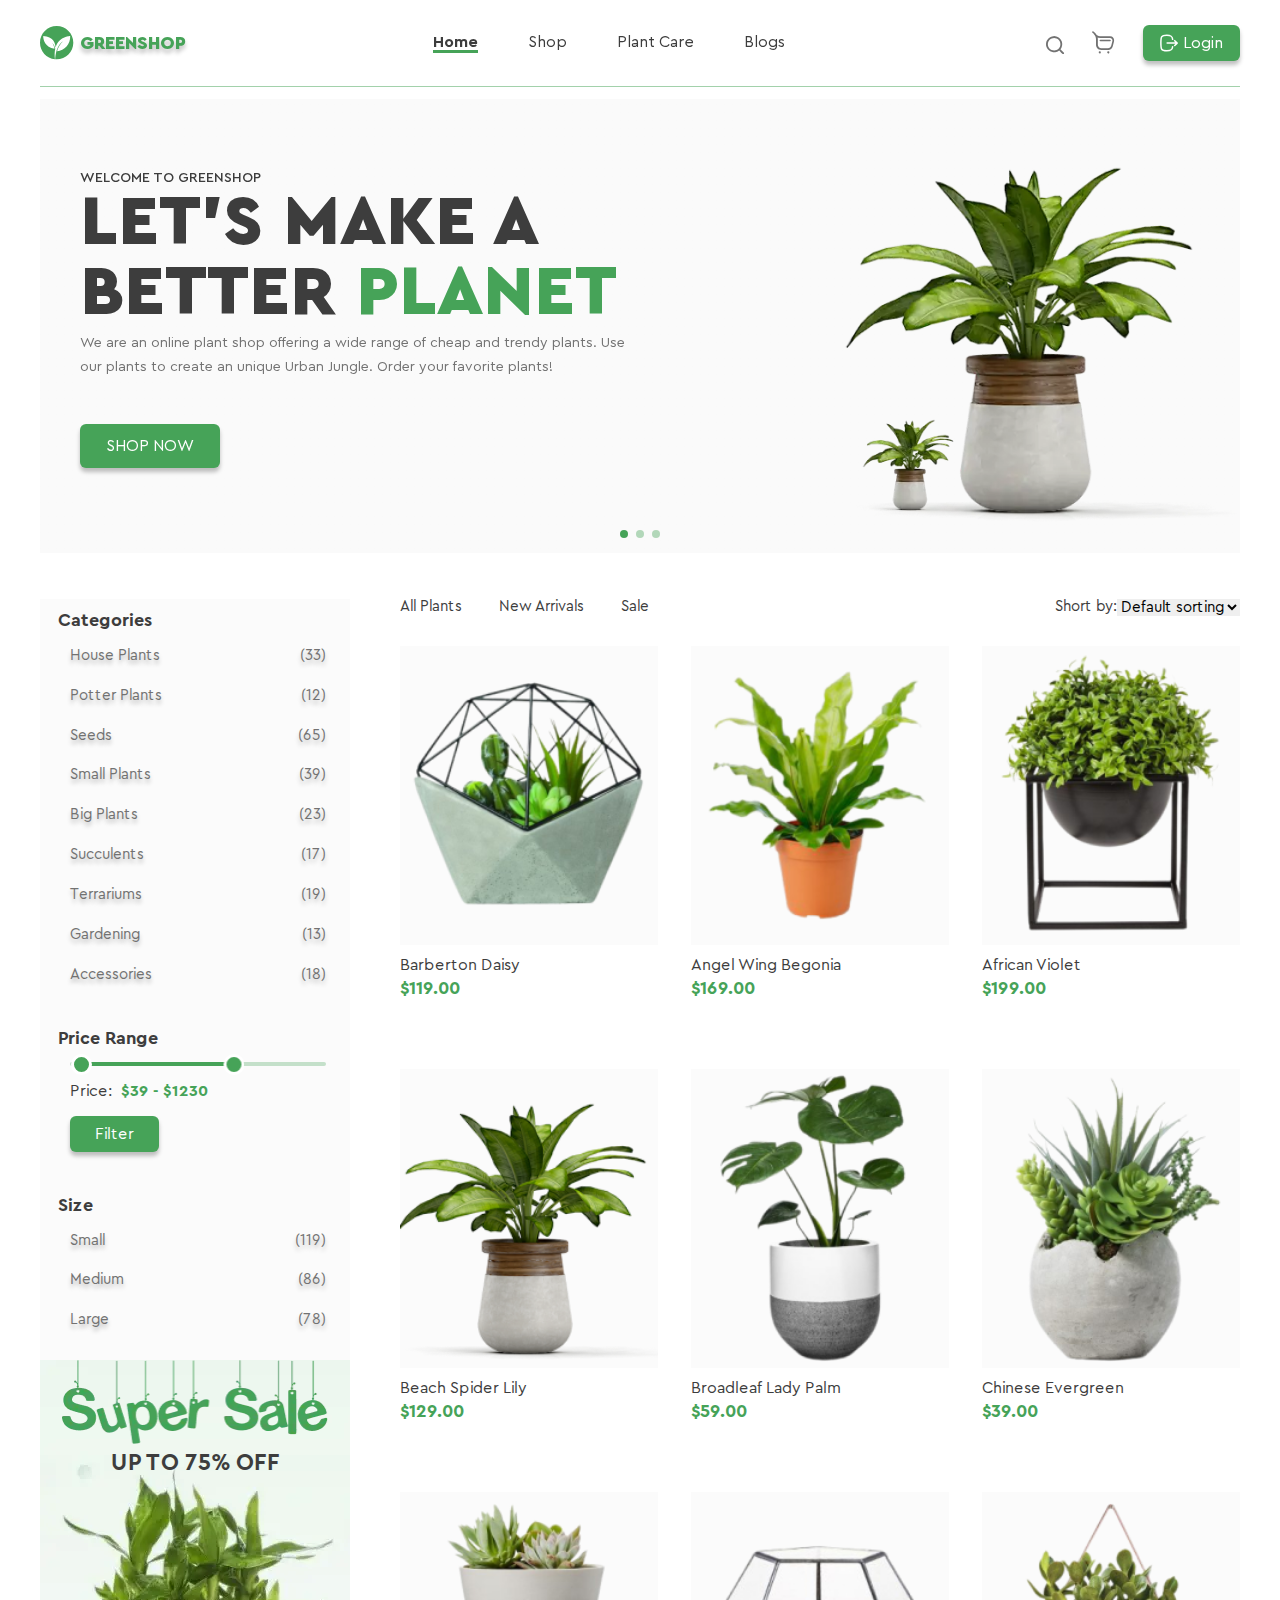
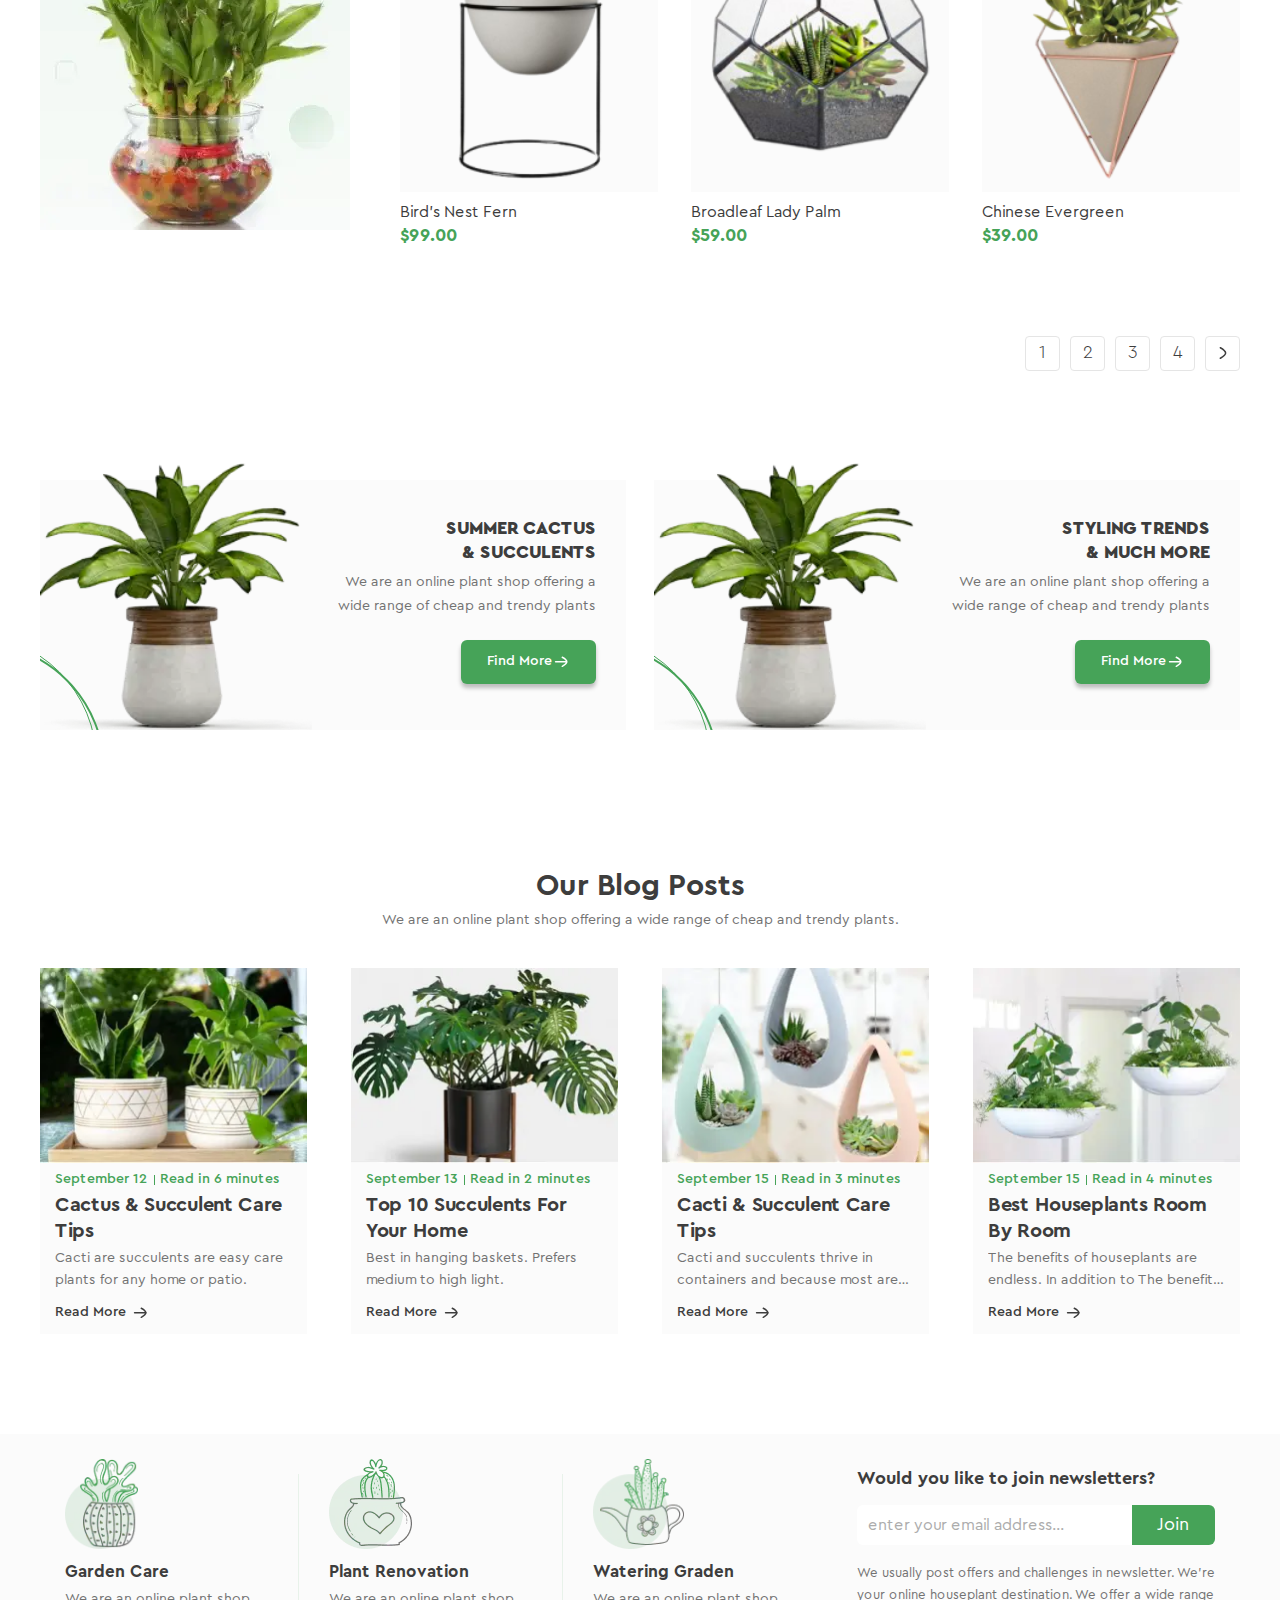
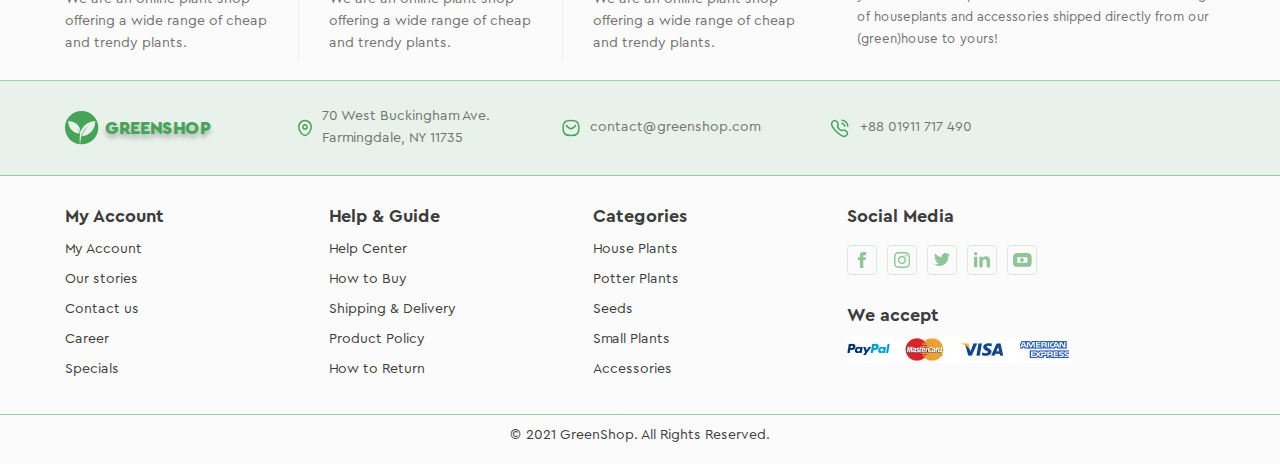
<file: index.html>
<!DOCTYPE html><html lang="en"><head>	<meta charset="UTF-8">	<meta http-equiv="X-UA-Compatible" content="IE=edge">	<meta name="viewport" content="width=device-width, initial-scale=1.0">	<link rel="stylesheet" href="css/main.min.css" />	<title>GREENSHOP</title></head><body>	<div class="wrapper">		<!-- Header -->		<header class="header">			<div class="header__wrapper">				<div class="header__container _container">					<div class="header__body">						<!-- Logo -->						<a class="header__logo logo" href="#">							<div class="logo__img-box">								<picture><source srcset="images/icons/logo.svg" type="image/webp"><img class="logo__img" src="images/icons/logo.svg" alt="logo"></picture>							</div>							<div class="logo__title">GREENSHOP</div>						</a>						<!-- Menu -->						<nav class="header__menu menu">							<ul class="menu__list">								<li class="menu__list-item">									<span class="menu__list-link _active">Home</span>								</li>								<li class="menu__list-item">									<a class="menu__list-link _hover" href="product.html">Shop</a>								</li>								<li class="menu__list-item">									<a class="menu__list-link _hover" href="#">Plant Care</a>								</li>								<li class="menu__list-item">									<a class="menu__list-link _hover" href="#">Blogs</a>								</li>							</ul>						</nav>						<!-- Search Form -->						<form class="header__search-form search-form" action="#">							<input class="search-form__input" type="text" placeholder="Find your plants">							<button class="search-form__btn">								<picture><source srcset="images/icons/search-form.svg" type="image/webp"><img class="search-form__btn-img" src="images/icons/search-form.svg" alt="search"></picture>							</button>						</form>						<!-- Search/Cart/Login Btns -->						<div class="header__box">							<div class="header__search search-header">								<a class="search-header__icon _icon-search" href="#"></a>							</div>							<div class="header__cart cart-header">								<a class="cart-header__icon _icon-cart" href="#"></a>							</div>							<a class="header__login" href="#">								<div class="header__login-inner login _btn-more">									<picture><source srcset="images/icons/login.svg" type="image/webp"><img class="login__img" src="images/icons/login.svg" alt="login"></picture>									<span class="login__title">Login</span>								</div>							</a>						</div>						<!-- Icon Menu -->						<div class="header__menu-icon menu-icon">							<span></span>							<span></span>							<span></span>						</div>						<!-- Logins Box -->						<div class="header__login-forms login-box">							<div class="login-box__inner">								<span class="login-box__close">									<picture><source srcset="images/icons/close.svg" type="image/webp"><img class="login-box__close-img" src="images/icons/close.svg" alt="close"></picture>								</span>								<!-- Logo -->								<div class="form-login__logo logo">									<div class="logo__img-box">										<picture><source srcset="images/icons/logo.svg" type="image/webp"><img class="logo__img" src="images/icons/logo.svg" alt="logo"></picture>									</div>									<div class="logo__title">GREENSHOP</div>								</div>								<nav class="login-box__tabs tabs-login">									<ul class="tabs-login__list">										<li class="tabs-login__list-item">											<a class="tabs-login__list-link _active" href="#form-login">Login</a>										</li>										<li class="tabs-login__list-item">											<a class="tabs-login__list-link" href="#form-register">Register</a>										</li>									</ul>								</nav>								<div class="login-box__login-forms">									<!-- ================================== Form Login ======================================== -->									<form class="login-box__login-form form-login" id="form-login" action="#">										<span class="form-login__text">Enter your username and password to login</span>										<span class="form-login__subtext">Login</span>										<!-- Email -->										<div class="form-login__input-box">											<input class="form-login__input" type="email" placeholder="almamun_uxui@outlook.com">										</div>										<!-- Pass -->										<div class="form-login__input-box">											<input class="form-login__input form-login__input--pass" type="password" placeholder="Password">											<button class="form-login__btn-eye">												<picture><source srcset="images/icons/close-eye.svg" type="image/webp"><img class="form-login__input-img" src="images/icons/close-eye.svg" alt="close"></picture>											</button>										</div>										<!-- Btn Forgot Pass -->										<a class="form-login__remember" href="#">Forgot Password?</a>										<!-- Btn Login -->										<button class="form-login__btn-submit">Login</button>										<!-- Decor -->										<div class="form-login__dscr">											<span class="form-login__dscr-decor"></span>											<span class="form-login__dscr-text">Or login with</span>											<span class="form-login__dscr-decor"></span>										</div>										<!-- Google Login -->										<a class="form-login__social form-login__social--google" href="#">											<div class="form-login__social-box form-login__social-box--google">												<svg class="form-login__social-img" width="20" height="20" viewBox="0 0 20 20" fill="none" xmlns="http://www.w3.org/2000/svg">													<path class="form-login__img-path" d="M16.4336 17.6055C14.6992 19.0703 12.4493 20 10 20C6.35547 20 3.15621 17.9922 1.42188 15.0625L2.07117 12.0695L4.94922 11.5352C5.61719 13.6914 7.63278 15.2734 10 15.2734C11.1484 15.2734 12.2148 14.9102 13.0938 14.2656L15.8594 14.6875L16.4336 17.6055Z" fill="#59C36A"/>													<path class="form-login__img-path" d="M16.4336 17.6055L15.8594 14.6875L13.0937 14.2656C12.2148 14.9102 11.1484 15.2734 10 15.2734V20C12.4493 20 14.6992 19.0703 16.4336 17.6055Z" fill="#00A66C"/>													<path class="form-login__img-path" d="M4.72656 10C4.72656 10.539 4.8086 11.0546 4.94922 11.5352L1.42188 15.0625C0.542969 13.5859 0 11.8515 0 10C0 8.1484 0.542969 6.41406 1.42188 4.9375L4.25285 5.42473L4.94922 8.46484C4.8086 8.94527 4.72656 9.4609 4.72656 10Z" fill="#FFDA2D"/>													<path class="form-login__img-path" d="M20 10C20 13.0468 18.5899 15.7773 16.4336 17.6055L13.0938 14.2656C13.7734 13.7734 14.3477 13.1171 14.7227 12.3437H10C9.67184 12.3437 9.41406 12.0859 9.41406 11.7578V8.24219C9.41406 7.91402 9.67184 7.65625 10 7.65625H19.25C19.5312 7.65625 19.7773 7.85543 19.8242 8.13668C19.9414 8.74609 20 9.37887 20 10Z" fill="#4086F4"/>													<path class="form-login__img-path" d="M14.7227 12.3437C14.3477 13.1171 13.7734 13.7734 13.0938 14.2656L16.4336 17.6055C18.5899 15.7773 20 13.0469 20 10C20 9.37887 19.9414 8.74609 19.8242 8.13668C19.7773 7.85543 19.5312 7.65625 19.25 7.65625H10V12.3437H14.7227Z" fill="#4175DF"/>													<path class="form-login__img-path" d="M16.5977 2.79293C16.6094 2.95699 16.5391 3.10937 16.4336 3.22652L13.9258 5.72262C13.7266 5.93355 13.3985 5.95699 13.1641 5.78121C12.2382 5.08984 11.1484 4.72656 10 4.72656C7.63278 4.72656 5.61719 6.30855 4.94922 8.46484L1.42188 4.9375C3.15621 2.00781 6.35547 0 10 0C12.332 0 14.6055 0.859375 16.3867 2.35934C16.5156 2.46484 16.5859 2.62887 16.5977 2.79293Z" fill="#FF641A"/>													<path class="form-login__img-path" d="M13.1641 5.78121C13.3984 5.95703 13.7265 5.93355 13.9257 5.72262L16.4336 3.22652C16.5391 3.10938 16.6094 2.95703 16.5976 2.79293C16.5859 2.62883 16.5156 2.46484 16.3867 2.35934C14.6055 0.859375 12.332 0 10 0V4.72656C11.1484 4.72656 12.2382 5.08984 13.1641 5.78121Z" fill="#F03800"/>													</svg>											</div>											<span class="form-login__social-text">Login with Google</span>										</a>										<!-- Facebook Login -->										<a class="form-login__social form-login__social--facebook" href="#">											<div class="form-login__social-box form-login__social-box--facebook">												<svg class="form-login__social-img" width="11" height="20" viewBox="0 0 11 20" fill="none" xmlns="http://www.w3.org/2000/svg">													<path class="form-login__img-path" d="M8.33076 3.32083H10.1566V0.140826C9.84159 0.0974924 8.75826 -7.62939e-06 7.4966 -7.62939e-06C1.71993 -7.62939e-06 3.2916 6.54166 3.0616 7.49999H0.155762V11.055H3.06076V20H6.62243V11.0558H9.40993L9.85243 7.50083H6.6216C6.77826 5.14749 5.98743 3.32083 8.33076 3.32083Z" fill="#3B5999"/>													</svg>											</div>											<span class="form-login__social-text">Login with Facebook</span>										</a>										<div class="form-login__footer">											Do not have an account? <a class="form-login__footer-link tabs-login__list-link" href="#form-register">Sign Up</a>										</div>									</form>									<!-- ================================== Form Register ======================================== -->									<form class="login-box__login-form form-login" id="form-register" action="#">										<span class="form-login__text">Enter your username and password to create</span>										<span class="form-login__subtext">Create an account</span>										<!-- Username -->										<div class="form-login__input-box">											<input class="form-login__input" type="text" placeholder="Username">										</div>										<!-- Email -->										<div class="form-login__input-box">											<input class="form-login__input" type="email" placeholder="Enter your email address">										</div>										<!-- Pass -->										<div class="form-login__input-box">											<input class="form-login__input form-login__input--pass" type="password" placeholder="Password">											<button class="form-login__btn-eye">												<picture><source srcset="images/icons/close-eye.svg" type="image/webp"><img class="form-login__input-img" src="images/icons/close-eye.svg" alt="close"></picture>											</button>										</div>										<!-- Confirm Pass -->										<div class="form-login__input-box">											<input class="form-login__input form-login__input--pass" type="password" placeholder="Confirm Password">											<button class="form-login__btn-eye">												<picture><source srcset="images/icons/close-eye.svg" type="image/webp"><img class="form-login__input-img" src="images/icons/close-eye.svg" alt="close"></picture>											</button>										</div>										<!-- Btn Login -->										<button class="form-login__btn-submit">Create an account</button>										<!-- Decor -->										<div class="form-login__dscr">											<span class="form-login__dscr-decor"></span>											<span class="form-login__dscr-text">Or register with</span>											<span class="form-login__dscr-decor"></span>										</div>										<!-- Google Login -->										<a class="form-login__social form-login__social--google" href="#">											<div class="form-login__social-box form-login__social-box--google">												<svg class="form-login__social-img" width="20" height="20" viewBox="0 0 20 20" fill="none" xmlns="http://www.w3.org/2000/svg">													<path class="form-login__img-path" d="M16.4336 17.6055C14.6992 19.0703 12.4493 20 10 20C6.35547 20 3.15621 17.9922 1.42188 15.0625L2.07117 12.0695L4.94922 11.5352C5.61719 13.6914 7.63278 15.2734 10 15.2734C11.1484 15.2734 12.2148 14.9102 13.0938 14.2656L15.8594 14.6875L16.4336 17.6055Z" fill="#59C36A"/>													<path class="form-login__img-path" d="M16.4336 17.6055L15.8594 14.6875L13.0937 14.2656C12.2148 14.9102 11.1484 15.2734 10 15.2734V20C12.4493 20 14.6992 19.0703 16.4336 17.6055Z" fill="#00A66C"/>													<path class="form-login__img-path" d="M4.72656 10C4.72656 10.539 4.8086 11.0546 4.94922 11.5352L1.42188 15.0625C0.542969 13.5859 0 11.8515 0 10C0 8.1484 0.542969 6.41406 1.42188 4.9375L4.25285 5.42473L4.94922 8.46484C4.8086 8.94527 4.72656 9.4609 4.72656 10Z" fill="#FFDA2D"/>													<path class="form-login__img-path" d="M20 10C20 13.0468 18.5899 15.7773 16.4336 17.6055L13.0938 14.2656C13.7734 13.7734 14.3477 13.1171 14.7227 12.3437H10C9.67184 12.3437 9.41406 12.0859 9.41406 11.7578V8.24219C9.41406 7.91402 9.67184 7.65625 10 7.65625H19.25C19.5312 7.65625 19.7773 7.85543 19.8242 8.13668C19.9414 8.74609 20 9.37887 20 10Z" fill="#4086F4"/>													<path class="form-login__img-path" d="M14.7227 12.3437C14.3477 13.1171 13.7734 13.7734 13.0938 14.2656L16.4336 17.6055C18.5899 15.7773 20 13.0469 20 10C20 9.37887 19.9414 8.74609 19.8242 8.13668C19.7773 7.85543 19.5312 7.65625 19.25 7.65625H10V12.3437H14.7227Z" fill="#4175DF"/>													<path class="form-login__img-path" d="M16.5977 2.79293C16.6094 2.95699 16.5391 3.10937 16.4336 3.22652L13.9258 5.72262C13.7266 5.93355 13.3985 5.95699 13.1641 5.78121C12.2382 5.08984 11.1484 4.72656 10 4.72656C7.63278 4.72656 5.61719 6.30855 4.94922 8.46484L1.42188 4.9375C3.15621 2.00781 6.35547 0 10 0C12.332 0 14.6055 0.859375 16.3867 2.35934C16.5156 2.46484 16.5859 2.62887 16.5977 2.79293Z" fill="#FF641A"/>													<path class="form-login__img-path" d="M13.1641 5.78121C13.3984 5.95703 13.7265 5.93355 13.9257 5.72262L16.4336 3.22652C16.5391 3.10938 16.6094 2.95703 16.5976 2.79293C16.5859 2.62883 16.5156 2.46484 16.3867 2.35934C14.6055 0.859375 12.332 0 10 0V4.72656C11.1484 4.72656 12.2382 5.08984 13.1641 5.78121Z" fill="#F03800"/>													</svg>											</div>											<span class="form-login__social-text">Login with Google</span>										</a>										<!-- Facebook Login -->										<a class="form-login__social form-login__social--facebook" href="#">											<div class="form-login__social-box form-login__social-box--facebook">												<svg class="form-login__social-img" width="11" height="20" viewBox="0 0 11 20" fill="none" xmlns="http://www.w3.org/2000/svg">													<path class="form-login__img-path" d="M8.33076 3.32083H10.1566V0.140826C9.84159 0.0974924 8.75826 -7.62939e-06 7.4966 -7.62939e-06C1.71993 -7.62939e-06 3.2916 6.54166 3.0616 7.49999H0.155762V11.055H3.06076V20H6.62243V11.0558H9.40993L9.85243 7.50083H6.6216C6.77826 5.14749 5.98743 3.32083 8.33076 3.32083Z" fill="#3B5999"/>													</svg>											</div>											<span class="form-login__social-text">Login with Facebook</span>										</a>										<div class="form-login__footer">											Already have an account? <a class="form-login__footer-link tabs-login__list-link" href="#form-login">Login</a>										</div>									</form>								</div>							</div>						</div>						<!-- ============================  Cart Order =================================== -->						<div class="order-cart">							<div class="order-cart__inner">								<div class="order-cart__close">									<picture><source srcset="images/icons/close.svg" type="image/webp"><img class="order-cart__close-img" src="images/icons/close.svg" alt="close"></picture>								</div>								<div class="order-cart__header">									<div class="order-cart__icon">										<picture><source srcset="images/icons/thank.webp" type="image/webp"><img class="order-cart__icon-img" src="images/icons/thank.png" alt="thank"></picture>									</div>									<div class="order-cart__subtitle">										Your order has been received									</div>								</div>								<div class="order-cart__info info-order-cart">									<ul class="info-order-cart__list">										<li class="info-order-cart__list-item">											<span class="info-order-cart__list-title">Order Number</span>											<span class="info-order-cart__list-subtitle">19586687</span>										</li>										<li class="info-order-cart__list-item">											<span class="info-order-cart__list-title">Date</span>											<span class="info-order-cart__list-subtitle info-order-cart__list-date"></span>										</li>										<li class="info-order-cart__list-item">											<span class="info-order-cart__list-title">Total</span>											<span class="info-order-cart__list-subtitle">2,699.00</span>										</li>										<li class="info-order-cart__list-item">											<span class="info-order-cart__list-title">Payment Method</span>											<span class="info-order-cart__list-subtitle">Cash on delivery</span>										</li>									</ul>								</div>								<div class="order-cart__details details-order-cart">									<table class="details-order-cart__table table-order-cart">										<caption class="table-order-cart__caption">Order Details</caption>										<thead class="table-order-cart__head">											<tr class="table-order-cart__head-tr">												<th class="table-order-cart__th table-order-cart__th--products">Products</th>												<th class="table-order-cart__th table-order-cart__th--qty">Qty</th>												<th class="table-order-cart__th table-order-cart__th--subtotal">Subtotal</th>											</tr>										</thead>										<tbody class="table-order-cart__body">											<!-- Add Cart Table -->										</tbody>										<tfoot class="table-order-cart__results">											<tr class="table-order-cart__results-tr">												<td class="table-order-cart__result-td table-order-cart__result-td--title" colspan="2">Shipping</td>												<td class="table-order-cart__result-td table-order-cart__result-td--shipping-price">$16.00</td>											</tr>											<tr class="table-order-cart__results-tr">												<td class="table-order-cart__result-td table-order-cart__result-td--title table-order-cart__result-td--title-total" colspan="2">Total</td>												<td class="table-order-cart__result-td table-order-cart__result-td--total-price _title-price">0</td>											</tr>										</tfoot>									</table>								</div>								<div class="order-cart__footer">									Your order is currently being processed. You will receive an order confirmation email shortly with the expected delivery date for your items.								</div>								<div class="order-cart__btn-box">									<a class="order-cart__btn _btn-more" href="#">Track your order</a>								</div>							</div>						</div>					</div>				</div>			</div>		</header>		<!-- Main -->		<main class="main main-home">			<!-- Slider -->			<section class="main-home__slider slider-home">				<div class="slider-home__container _container">					<div class="slider-home__body">						<div class="slider-home__slider slider-intro">							<div class="slider-intro__swiper swiper">								<div class="slider-intro__wrapper swiper-wrapper">									<!-- Slide -->									<div class="slider-intro__slide slide-intro swiper-slide">										<div class="slide-intro__inner" data-swiper-parallax="-400" data-swiper-parallax-opacity="0">											<span class="slide-intro__subtitle">WELCOME TO GREENSHOP</span>											<h2 class="slide-intro__title">												LET’S MAKE A BETTER												<span class="slide-intro__title--green">PLANET</span>											</h2>											<p class="slide-intro__text" >												We are an online plant shop offering a wide range of cheap and trendy plants. Use our plants to create an unique Urban Jungle. Order your favorite plants!											</p>											<a class="slide-intro__btn _btn-more" href="#">SHOP NOW</a>										</div>										<div class="slide-intro__img-box">											<picture><source srcset="images/slider/bg-1.webp" type="image/webp"><img class="slide-intro__img" src="images/slider/bg-1.png" alt="image"></picture>										</div>									</div>									<!-- Slide -->									<div class="slider-intro__slide slide-intro swiper-slide">										<div class="slide-intro__inner" data-swiper-parallax="-400" data-swiper-parallax-opacity="0">											<span class="slide-intro__subtitle">WELCOME TO GREENSHOP</span>											<h2 class="slide-intro__title">												LET’S MAKE A BETTER												<span class="slide-intro__title--green">PLANET</span>											</h2>											<p class="slide-intro__text" >												We are an online plant shop offering a wide range of cheap and trendy plants. Use our plants to create an unique Urban Jungle. Order your favorite plants!											</p>											<a class="slide-intro__btn _btn-more" href="#">SHOP NOW</a>										</div>										<div class="slide-intro__img-box">											<picture><source srcset="images/slider/bg-1.webp" type="image/webp"><img class="slide-intro__img" src="images/slider/bg-1.png" alt="image"></picture>										</div>									</div>									<!-- Slide -->									<div class="slider-intro__slide slide-intro swiper-slide">										<div class="slide-intro__inner" data-swiper-parallax="-400" data-swiper-parallax-opacity="0">											<span class="slide-intro__subtitle">WELCOME TO GREENSHOP</span>											<h2 class="slide-intro__title">												LET’S MAKE A BETTER												<span class="slide-intro__title--green">PLANET</span>											</h2>											<p class="slide-intro__text" >												We are an online plant shop offering a wide range of cheap and trendy plants. Use our plants to create an unique Urban Jungle. Order your favorite plants!											</p>											<a class="slide-intro__btn _btn-more" href="#">SHOP NOW</a>										</div>										<div class="slide-intro__img-box">											<picture><source srcset="images/slider/bg-1.webp" type="image/webp"><img class="slide-intro__img" src="images/slider/bg-1.png" alt="image"></picture>										</div>									</div>								</div>								<!-- Pagination -->								<div class="slider-intro__pagination swiper-pagination"></div>							</div>						</div>					</div>				</div>			</section>			<!-- Sidebar + Content -->			<div class="main-home__container _container">				<div class="main-home__container-inner">					<!-- Aside -->					<aside class="main-home__aside aside">						<div class="aside__inner" data-spoilers="768,max">							<!-- Categories -->							<div class="aside__content aside__content--categories">								<h3 class="aside__title aside__title--categories _title-footer" data-spoiler>Categories</h3>								<nav class="aside__menu menu-aside">									<ul class="menu-aside__list">										<li class="menu-aside__list-item">											<a class="menu-aside__list-link" href="#">												<span class="menu-aside__list-title">House Plants</span>												<span class="menu-aside__list-value">(33)</span>											</a>										</li>										<li class="menu-aside__list-item">											<a class="menu-aside__list-link" href="#">												<span class="menu-aside__list-title">Potter Plants</span>												<span class="menu-aside__list-value">(12)</span>											</a>										</li>										<li class="menu-aside__list-item">											<a class="menu-aside__list-link" href="#">												<span class="menu-aside__list-title">Seeds</span>												<span class="menu-aside__list-value">(65)</span>											</a>										</li>										<li class="menu-aside__list-item">											<a class="menu-aside__list-link" href="#">												<span class="menu-aside__list-title">Small Plants</span>												<span class="menu-aside__list-value">(39)</span>											</a>										</li>										<li class="menu-aside__list-item">											<a class="menu-aside__list-link" href="#">												<span class="menu-aside__list-title">Big Plants</span>												<span class="menu-aside__list-value">(23)</span>											</a>										</li>										<li class="menu-aside__list-item">											<a class="menu-aside__list-link" href="#">												<span class="menu-aside__list-title">Succulents</span>												<span class="menu-aside__list-value">(17)</span>											</a>										</li>										<li class="menu-aside__list-item">											<a class="menu-aside__list-link" href="#">												<span class="menu-aside__list-title">Terrariums</span>												<span class="menu-aside__list-value">(19)</span>											</a>										</li>										<li class="menu-aside__list-item">											<a class="menu-aside__list-link" href="#">												<span class="menu-aside__list-title">Gardening</span>												<span class="menu-aside__list-value">(13)</span>											</a>										</li>										<li class="menu-aside__list-item">											<a class="menu-aside__list-link" href="#">												<span class="menu-aside__list-title">Accessories</span>												<span class="menu-aside__list-value">(18)</span>											</a>										</li>									</ul>								</nav>							</div>							<!-- Filter -->							<div class="aside__content aside__content--filter">								<h3 class="aside__title aside__title--filter _title-footer">Price Range</h3>								<div class="aside__filter-body filter-price">									<div class="filter-price__range">									</div>									<div class="filter-price__values values-price-filter">										<span class="values-price-filter__title">Price:</span>										<span class="values-price-filter__value" id="price-start">39</span>										<span class="values-price-filter__decor">-</span>										<span class="values-price-filter__value" id="price-end">1230</span>									</div>									<a class="filter-price__btn _btn-more" href="#">Filter</a>								</div>							</div>							<!-- Size -->							<div class="aside__content aside__content--size">								<h3 class="aside__title aside__title--size _title-footer" data-spoiler>Size</h3>								<nav class="aside__menu menu-aside">									<ul class="menu-aside__list">										<li class="menu-aside__list-item">											<a class="menu-aside__list-link" href="#">												<span class="menu-aside__list-title">Small</span>												<span class="menu-aside__list-value">(119)</span>											</a>										</li>										<li class="menu-aside__list-item">											<a class="menu-aside__list-link" href="#">												<span class="menu-aside__list-title">Medium</span>												<span class="menu-aside__list-value">(86)</span>											</a>										</li>										<li class="menu-aside__list-item">											<a class="menu-aside__list-link" href="#">												<span class="menu-aside__list-title">Large</span>												<span class="menu-aside__list-value">(78)</span>											</a>										</li>									</ul>								</nav>							</div>						</div>						<!-- Super -->						<a class="aside__super-sale super-sale" href="#">							<div class="super-sale__inner">								<div class="super-sale__title">									<picture><source srcset="images/aside/super-sale-title.webp" type="image/webp"><img class="super-sale__title-img" src="images/aside/super-sale-title.png" alt="sale"></picture>								</div>								<span class="super-sale__subtitle">UP TO 75% OFF</span>							</div>							<div class="super-sale__bg-box">								<picture><source srcset="images/aside/super-sale-bg.webp" type="image/webp"><img class="super-sale__bg-img" src="images/aside/super-sale-bg.jpg" alt="image"></picture>							</div>						</a>					</aside>					<div class="main-home__products products-home">						<div class="products-home__header">							<nav class="products-home__filter filter-products">								<ul class="filter-products__list">									<li class="filter-products__list-item">										<a class="filter-products__list-link" href="#">All Plants</a>									</li>									<li class="filter-products__list-item">										<a class="filter-products__list-link" href="#">New Arrivals</a>									</li>									<li class="filter-products__list-item">										<a class="filter-products__list-link" href="#">Sale</a>									</li>								</ul>							</nav>							<nav class="products-home__sort sort-products">								<span class="sort-products__title">Short by:</span>								<select class="sort-products__select">									<option class="sort-products__option" value="default">Default sorting</option>									<option class="sort-products__option" value="growth">Growth</option>									<option class="sort-products__option" value="decreas">Decreas</option>								</select>							</nav>						</div>						<div class="products-home__cards">							<!-- Add Products -->													</div>						<!-- Pagination -->						<div class="products-home__pagination pagination-products">							<ul class="pagination-products__list">								<li class="pagination-products__list-item">									<a class="pagination-products__list-link _hidden" href="#">										<svg class="pagination-products__list-img pagination-products__list-img--left" width="8" height="12" viewBox="0 0 8 12" fill="none" xmlns="http://www.w3.org/2000/svg">											<path class="pagination-products__img-path" d="M1.375 0.75C1.375 0.75 6.625 3.858 6.625 6C6.625 8.14125 1.375 11.25 1.375 11.25" stroke="#3D3D3D" stroke-width="1.5" stroke-linecap="round" stroke-linejoin="round"/>											</svg>									</a>								</li>								<li class="pagination-products__list-item">									<a class="pagination-products__list-link" href="#">1</a>								</li>								<li class="pagination-products__list-item">									<a class="pagination-products__list-link" href="#">2</a>								</li>								<li class="pagination-products__list-item">									<a class="pagination-products__list-link" href="#">3</a>								</li>								<li class="pagination-products__list-item">									<a class="pagination-products__list-link" href="#">4</a>								</li>								<li class="pagination-products__list-item">									<a class="pagination-products__list-link" href="#">										<svg class="pagination-products__list-img" width="8" height="12" viewBox="0 0 8 12" fill="none" xmlns="http://www.w3.org/2000/svg">											<path class="pagination-products__img-path" d="M1.375 0.75C1.375 0.75 6.625 3.858 6.625 6C6.625 8.14125 1.375 11.25 1.375 11.25" stroke="#3D3D3D" stroke-width="1.5" stroke-linecap="round" stroke-linejoin="round"/>											</svg>									</a>								</li>							</ul>						</div>					</div>				</div>			</div>			<!-- Popular -->			<section class="main-home__popular popular-home">				<div class="popular-home__container _container">					<div class="popular-home__body">						<div class="popular-home__items">							<div class="popular-home__item popular-item">								<div class="popular-item__inner">									<div class="popular-item__info info-popular">										<h3 class="info-popular__title">											<a class="info-popular__title-link" href="#">												SUMMER CACTUS & SUCCULENTS											</a>										</h3>										<a class="info-popular__img-box" href="#">											<picture><source srcset="images/products/img-4.webp" type="image/webp"><img class="info-popular__img" src="images/products/img-4.png" alt="image"></picture>											<div class="info-popular__decor">												<picture><source srcset="images/icons/ellipse-green.svg" type="image/webp"><img class="info-popular__decor-img" src="images/icons/ellipse-green.svg" alt="ellipse"></picture>											</div>										</a>										<p class="info-popular__text">											We are an online plant shop offering a wide range of cheap and trendy plants										</p>										<a class="info-popular__btn _btn-more" href="#">											<span class="info-popular__btn-text">Find More</span>											<picture><source srcset="images/icons/arrow-right-white.svg" type="image/webp"><img class="info-popular__btn-img" src="images/icons/arrow-right-white.svg" alt="arrow"></picture>										</a>									</div>								</div>							</div>							<div class="popular-home__item popular-item">								<div class="popular-item__inner">									<div class="popular-item__info info-popular">										<h3 class="info-popular__title">											<a class="info-popular__title-link" href="#">												Styling Trends & much more											</a>										</h3>										<a class="info-popular__img-box" href="#">											<picture><source srcset="images/products/img-4.webp" type="image/webp"><img class="info-popular__img" src="images/products/img-4.png" alt="image"></picture>											<div class="info-popular__decor">												<picture><source srcset="images/icons/ellipse-green.svg" type="image/webp"><img class="info-popular__decor-img" src="images/icons/ellipse-green.svg" alt="ellipse"></picture>											</div>										</a>										<p class="info-popular__text">											We are an online plant shop offering a wide range of cheap and trendy plants										</p>										<a class="info-popular__btn _btn-more" href="#">											<span class="info-popular__btn-text">Find More</span>											<picture><source srcset="images/icons/arrow-right-white.svg" type="image/webp"><img class="info-popular__btn-img" src="images/icons/arrow-right-white.svg" alt="arrow"></picture>										</a>									</div>								</div>							</div>						</div>					</div>				</div>			</section>			<!-- Posts -->			<section class="main-home__posts posts">				<div class="posts__container _container">					<div class="posts__body">						<h2 class="posts__title">Our Blog Posts</h2>						<p class="posts__subtitle">							We are an online plant shop offering a wide range of cheap and trendy plants.						</p>						<div class="posts__items">							<article class="posts__item post">								<div class="post__inner">									<a class="post__img-box" href="#">										<picture><source srcset="images/blog/img-1.webp" type="image/webp"><img class="post__img" src="images/blog/img-1.jpg" alt="image"></picture>									</a>									<div class="post__info info-post">										<ul class="info-post__list">											<li class="info-post__list-item">												September 12											</li>											<li class="info-post__list-item">												Read in 6 minutes											</li>										</ul>										<h3 class="info-post__title">											<a class="info-post__title-link" href="#">												Cactus & Succulent Care Tips											</a>										</h3>										<p class="info-post__text">											Cacti are succulents are easy care plants for any home or patio.										</p>										<a class="info-post__btn" href="#">											<span class="info-post__btn-text">Read More</span>											<svg class="info-post__btn-img" width="18" height="18" viewBox="0 0 18 18" fill="none" xmlns="http://www.w3.org/2000/svg">												<path class="info-post__btn-img--path" d="M14.8126 8.79419H3.56258" stroke="#3D3D3D" stroke-width="1.5" stroke-linecap="round" stroke-linejoin="round"/>												<path class="info-post__btn-img--path" d="M10.2748 4.27587C10.2748 4.27587 14.8123 6.72162 14.8123 8.79312C14.8123 10.8661 10.2748 13.3126 10.2748 13.3126" stroke="#3D3D3D" stroke-width="1.5" stroke-linecap="round" stroke-linejoin="round"/>												</svg>										</a>									</div>								</div>							</article>							<article class="posts__item post">								<div class="post__inner">									<a class="post__img-box" href="#">										<picture><source srcset="images/blog/img-2.webp" type="image/webp"><img class="post__img" src="images/blog/img-2.jpg" alt="image"></picture>									</a>									<div class="post__info info-post">										<ul class="info-post__list">											<li class="info-post__list-item">												September 13											</li>											<li class="info-post__list-item">												Read in 2 minutes											</li>										</ul>										<h3 class="info-post__title">											<a class="info-post__title-link" href="#">Top 10 Succulents for Your Home</a>										</h3>										<p class="info-post__text">											Best in hanging baskets. Prefers medium to high light.										</p>										<a class="info-post__btn" href="#">											<span class="info-post__btn-text">Read More</span>											<svg class="info-post__btn-img" width="18" height="18" viewBox="0 0 18 18" fill="none" xmlns="http://www.w3.org/2000/svg">												<path class="info-post__btn-img--path" d="M14.8126 8.79419H3.56258" stroke="#3D3D3D" stroke-width="1.5" stroke-linecap="round" stroke-linejoin="round"/>												<path class="info-post__btn-img--path" d="M10.2748 4.27587C10.2748 4.27587 14.8123 6.72162 14.8123 8.79312C14.8123 10.8661 10.2748 13.3126 10.2748 13.3126" stroke="#3D3D3D" stroke-width="1.5" stroke-linecap="round" stroke-linejoin="round"/>												</svg>										</a>									</div>								</div>							</article>							<article class="posts__item post">								<div class="post__inner">									<a class="post__img-box" href="#">										<picture><source srcset="images/blog/img-3.webp" type="image/webp"><img class="post__img" src="images/blog/img-3.jpg" alt="image"></picture>									</a>									<div class="post__info info-post">										<ul class="info-post__list">											<li class="info-post__list-item">												September 15											</li>											<li class="info-post__list-item">												Read in 3 minutes											</li>										</ul>										<h3 class="info-post__title">											<a class="info-post__title-link" href="#">Cacti & Succulent Care Tips</a>										</h3>										<p class="info-post__text">											Cacti and succulents thrive in containers and because most are cacti and succulents thrive in containers and because most are.										</p>										<a class="info-post__btn" href="#">											<span class="info-post__btn-text">Read More</span>											<svg class="info-post__btn-img" width="18" height="18" viewBox="0 0 18 18" fill="none" xmlns="http://www.w3.org/2000/svg">												<path class="info-post__btn-img--path" d="M14.8126 8.79419H3.56258" stroke="#3D3D3D" stroke-width="1.5" stroke-linecap="round" stroke-linejoin="round"/>												<path class="info-post__btn-img--path" d="M10.2748 4.27587C10.2748 4.27587 14.8123 6.72162 14.8123 8.79312C14.8123 10.8661 10.2748 13.3126 10.2748 13.3126" stroke="#3D3D3D" stroke-width="1.5" stroke-linecap="round" stroke-linejoin="round"/>												</svg>										</a>									</div>								</div>							</article>							<article class="posts__item post">								<div class="post__inner">									<a class="post__img-box" href="#">										<picture><source srcset="images/blog/img-4.webp" type="image/webp"><img class="post__img" src="images/blog/img-4.jpg" alt="image"></picture>									</a>									<div class="post__info info-post">										<ul class="info-post__list">											<li class="info-post__list-item">												September 15											</li>											<li class="info-post__list-item">												Read in 4 minutes											</li>										</ul>										<h3 class="info-post__title">											<a class="info-post__title-link" href="#">Best Houseplants Room by Room</a>										</h3>										<p class="info-post__text">											The benefits of houseplants are endless. In addition to The benefits of houseplants are endless. In addition to.										</p>										<a class="info-post__btn" href="#">											<span class="info-post__btn-text">Read More</span>											<svg class="info-post__btn-img" width="18" height="18" viewBox="0 0 18 18" fill="none" xmlns="http://www.w3.org/2000/svg">												<path class="info-post__btn-img--path" d="M14.8126 8.79419H3.56258" stroke="#3D3D3D" stroke-width="1.5" stroke-linecap="round" stroke-linejoin="round"/>												<path class="info-post__btn-img--path" d="M10.2748 4.27587C10.2748 4.27587 14.8123 6.72162 14.8123 8.79312C14.8123 10.8661 10.2748 13.3126 10.2748 13.3126" stroke="#3D3D3D" stroke-width="1.5" stroke-linecap="round" stroke-linejoin="round"/>												</svg>										</a>									</div>								</div>							</article>						</div>					</div>				</div>			</section>		</main>		<footer class="footer">			<!-- Top -->			<div class="footer__top top-footer">				<div class="top-footer__container _container">					<div class="top-footer__body">						<!-- Features -->						<div class="top-footer__features features-footer">							<!-- Garden Care -->							<div class="features-footer__feature feature-footer">								<div class="feature-footer__img-box">									<picture><source srcset="images/features/garden.webp" type="image/webp"><img class="feature-footer__img" src="images/features/garden.png" alt="garden care"></picture>								</div>								<h4 class="feature-footer__title _title-footer">Garden Care</h4>								<p class="feature-footer__text">									We are an online plant shop offering a wide range of cheap and trendy plants.								</p>							</div>							<!-- Plant Renovation -->							<div class="features-footer__feature feature-footer">								<div class="feature-footer__img-box">									<picture><source srcset="images/features/plant.webp" type="image/webp"><img class="feature-footer__img" src="images/features/plant.png" alt="garden care"></picture>								</div>								<h4 class="feature-footer__title _title-footer">Plant Renovation</h4>								<p class="feature-footer__text">									We are an online plant shop offering a wide range of cheap and trendy plants.								</p>							</div>							<!-- Watering Graden -->							<div class="features-footer__feature feature-footer">								<div class="feature-footer__img-box">									<picture><source srcset="images/features/watering.webp" type="image/webp"><img class="feature-footer__img" src="images/features/watering.png" alt="garden care"></picture>								</div>								<h4 class="feature-footer__title _title-footer">Watering Graden</h4>								<p class="feature-footer__text">									We are an online plant shop offering a wide range of cheap and trendy plants.								</p>							</div>						</div>						<!-- Newsletter -->						<div class="top-footer__newsletter newsletter">							<h4 class="newsletter__title _title-footer">								Would you like to join newsletters?							</h4>							<form class="newsletter__form form-newsletter" action="#">								<div class="form-newsletter__inner">									<input class="form-newsletter__input" type="text" placeholder="enter your email address...">									<button class="form-newsletter__btn" type="submit">Join</button>								</div>							</form>							<p class="newsletter__text">								We usually post offers and challenges in newsletter. We’re your online houseplant destination. We offer a wide range of houseplants and accessories shipped directly from our (green)house to yours!							</p>						</div>					</div>				</div>			</div>			<!-- Middle -->			<div class="footer__middle middle-footer">				<div class="middle-footer__container _container">					<div class="middle-footer__body">						<!-- Logo -->						<a class="middle-footer__logo logo" href="#">							<div class="logo__img-box">								<picture><source srcset="images/icons/logo.svg" type="image/webp"><img class="logo__img" src="images/icons/logo.svg" alt="logo"></picture>							</div>							<div class="logo__title">GREENSHOP</div>						</a>						<!-- Contacts -->						<nav class="middle-footer__contacts contacts-footer">							<ul class="contacts-footer__list">								<!-- Address -->								<li class="contacts-footer__list-item">									<a class="contacts-footer__list-link" href="#">										<div class="contacts-footer__list-box">											<picture><source srcset="images/icons/mark.svg" type="image/webp"><img class="contacts-footer__list-img" src="images/icons/mark.svg" alt="mark"></picture>										</div>										<span class="contacts-footer__list-text">70 West Buckingham Ave. Farmingdale, NY 11735</span>									</a>								</li>								<!-- Email -->								<li class="contacts-footer__list-item">									<a class="contacts-footer__list-link" href="mailto:contact@greenshop.com">										<div class="contacts-footer__list-box">											<picture><source srcset="images/icons/mail.svg" type="image/webp"><img class="contacts-footer__list-img" src="images/icons/mail.svg" alt="mail"></picture>										</div>										<span class="contacts-footer__list-text">contact@greenshop.com</span>									</a>								</li>								<!-- Phone -->								<li class="contacts-footer__list-item">									<a class="contacts-footer__list-link" href="tel:8801911717490">										<div class="contacts-footer__list-box">											<picture><source srcset="images/icons/phone.svg" type="image/webp"><img class="contacts-footer__list-img" src="images/icons/phone.svg" alt="phone"></picture>										</div>										<span class="contacts-footer__list-text">+88 01911 717 490</span>									</a>								</li>							</ul>						</nav>					</div>				</div>			</div>			<!-- Bottom -->			<div class="footer__bottom bottom-footer">				<div class="bottom-footer__container _container">					<div class="bottom-footer__body">						<!-- Lists -->						<div class="bottom-footer__lists lists-footer" data-spoilers="525,max">							<!-- My Account -->							<nav class="lists-footer__column">								<h4 class="lists-footer__title _title-footer" data-spoiler>My Account</h4>								<ul class="lists-footer__list list-footer">									<li class="list-footer__item">										<a class="list-footer__item-link" href="#">My Account</a>									</li>									<li class="list-footer__item">										<a class="list-footer__item-link" href="#">Our stories</a>									</li>									<li class="list-footer__item">										<a class="list-footer__item-link" href="#">Contact us</a>									</li>									<li class="list-footer__item">										<a class="list-footer__item-link" href="#">Career</a>									</li>									<li class="list-footer__item">										<a class="list-footer__item-link" href="#">Specials</a>									</li>								</ul>							</nav>							<!-- Help & Guide -->							<nav class="lists-footer__column">								<h4 class="lists-footer__title _title-footer" data-spoiler>Help & Guide</h4>								<ul class="lists-footer__list list-footer">									<li class="list-footer__item">										<a class="list-footer__item-link" href="#">Help Center</a>									</li>									<li class="list-footer__item">										<a class="list-footer__item-link" href="#">How to Buy</a>									</li>									<li class="list-footer__item">										<a class="list-footer__item-link" href="#">Shipping & Delivery</a>									</li>									<li class="list-footer__item">										<a class="list-footer__item-link" href="#">Product Policy</a>									</li>									<li class="list-footer__item">										<a class="list-footer__item-link" href="#">How to Return</a>									</li>								</ul>							</nav>							<!-- Categories -->							<nav class="lists-footer__column">								<h4 class="lists-footer__title _title-footer" data-spoiler>Categories</h4>								<ul class="lists-footer__list list-footer">									<li class="list-footer__item">										<a class="list-footer__item-link" href="#">House Plants</a>									</li>									<li class="list-footer__item">										<a class="list-footer__item-link" href="#">Potter Plants</a>									</li>									<li class="list-footer__item">										<a class="list-footer__item-link" href="#">Seeds</a>									</li>									<li class="list-footer__item">										<a class="list-footer__item-link" href="#">Small Plants</a>									</li>									<li class="list-footer__item">										<a class="list-footer__item-link" href="#">Accessories</a>									</li>								</ul>							</nav>						</div>						<div class="bottom-footer__info info-footer">							<!-- Social -->							<div class="info-footer__social social">								<h4 class="social__title _title-footer">Social Media</h4>								<ul class="social__list">									<li class="social__list-item">										<!-- Facebook -->										<a class="social__list-link" href="#">											<picture><source srcset="images/icons/fcbook.svg" type="image/webp"><img class="social__list-img" src="images/icons/fcbook.svg" alt="Facebook"></picture>										</a>									</li>									<!-- Instagram -->									<li class="social__list-item">										<a class="social__list-link" href="#">											<picture><source srcset="images/icons/inst.svg" type="image/webp"><img class="social__list-img" src="images/icons/inst.svg" alt="Instagram"></picture>										</a>									</li>									<!-- Twitter -->									<li class="social__list-item">										<a class="social__list-link" href="#">											<picture><source srcset="images/icons/twttr.svg" type="image/webp"><img class="social__list-img" src="images/icons/twttr.svg" alt="Twitter"></picture>										</a>									</li>									<!-- Linked In -->									<li class="social__list-item">										<a class="social__list-link" href="#">											<picture><source srcset="images/icons/lnkd-in.svg" type="image/webp"><img class="social__list-img" src="images/icons/lnkd-in.svg" alt="Linked In"></picture>										</a>									</li>									<!-- Union -->									<li class="social__list-item">										<a class="social__list-link" href="#">											<picture><source srcset="images/icons/unn.svg" type="image/webp"><img class="social__list-img" src="images/icons/unn.svg" alt="Union"></picture>										</a>									</li>								</ul>							</div>							<!-- Payment -->							<div class="info-footer__payment payment-footer">								<h4 class="payment-footer__title _title-footer">We accept</h4>								<picture><source srcset="images/footer/payment.webp" type="image/webp"><img class="payment-footer__img" src="images/footer/payment.png" alt="payment"></picture>							</div>						</div>					</div>				</div>			</div>			<div class="footer__copy">				<div class="footer__copy-container _container">					<div class="footer__copy-body">						&copy; 2021 GreenShop. All Rights Reserved.					</div>				</div>			</div>		</footer>	</div>	<script src="js/main.min.js"></script></body></html>
</file>
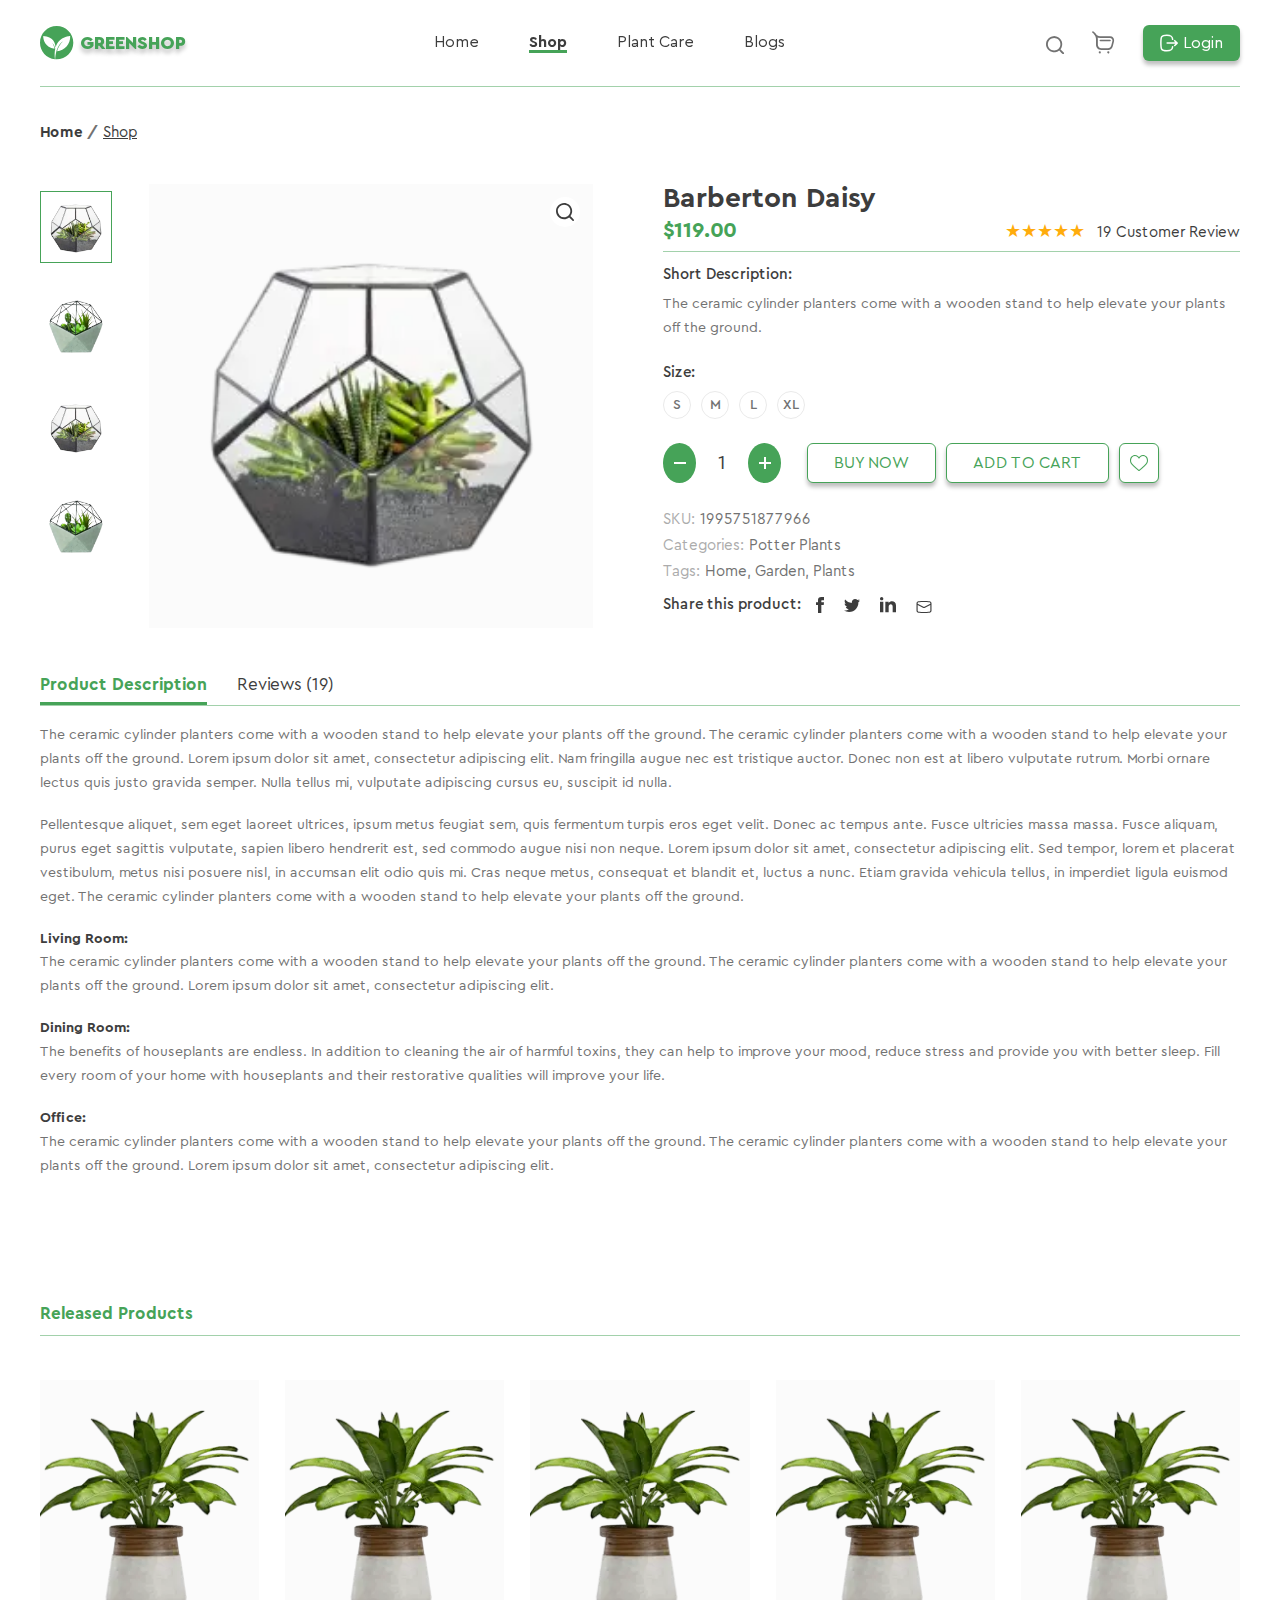
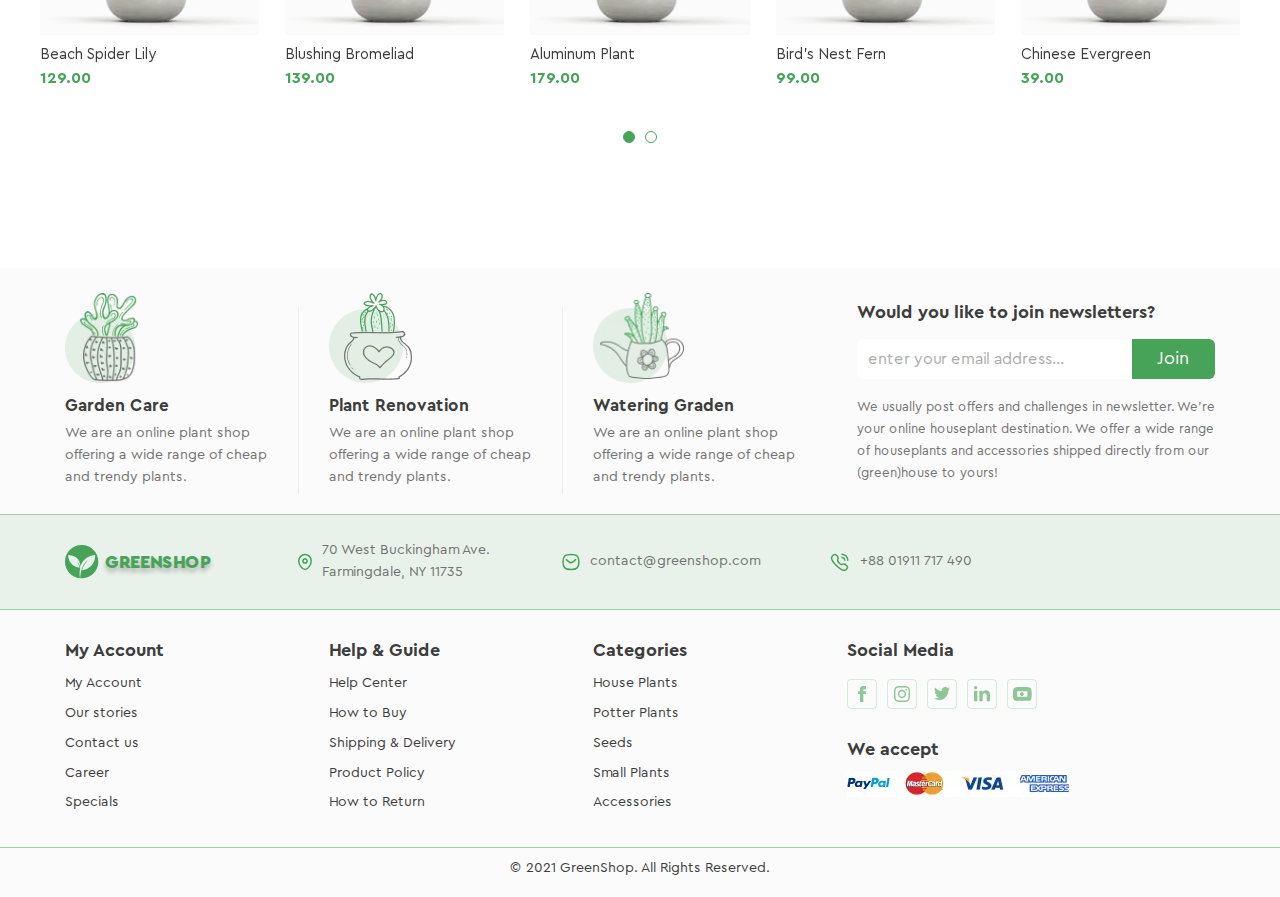
<file: product.html>
<!DOCTYPE html><html lang="en"><head>	<meta charset="UTF-8">	<meta http-equiv="X-UA-Compatible" content="IE=edge">	<meta name="viewport" content="width=device-width, initial-scale=1.0">	<link rel="stylesheet" href="css/main.min.css" />	<title>GREENSHOP</title></head><body>	<div class="wrapper">		<!-- Header -->		<header class="header">			<div class="header__wrapper">				<div class="header__container _container">					<div class="header__body">						<!-- Logo -->						<a class="header__logo logo" href="#">							<div class="logo__img-box">								<picture><source srcset="images/icons/logo.svg" type="image/webp"><img class="logo__img" src="images/icons/logo.svg" alt="logo"></picture>							</div>							<div class="logo__title">GREENSHOP</div>						</a>						<!-- Menu -->						<nav class="header__menu menu">							<ul class="menu__list">								<li class="menu__list-item">									<a class="menu__list-link _hover" href="index.html">Home</a>								</li>								<li class="menu__list-item">									<span class="menu__list-link _active">Shop</span>								</li>								<li class="menu__list-item">									<a class="menu__list-link _hover" href="#">Plant Care</a>								</li>								<li class="menu__list-item">									<a class="menu__list-link _hover" href="#">Blogs</a>								</li>							</ul>						</nav>						<!-- Search Form -->						<form class="header__search-form search-form" action="#">							<input class="search-form__input" type="text" placeholder="Find your plants">							<button class="search-form__btn">								<picture><source srcset="images/icons/search-form.svg" type="image/webp"><img class="search-form__btn-img" src="images/icons/search-form.svg" alt="search"></picture>							</button>						</form>						<!-- Search/Basket/Login Btns -->						<div class="header__box">							<div class="header__search search-header">								<a class="search-header__icon _icon-search" href="#"></a>							</div>							<div class="header__cart cart-header">								<a class="cart-header__icon _icon-cart" href="#"></a>							</div>							<a class="header__login" href="#">								<div class="header__login-inner login _btn-more">									<picture><source srcset="images/icons/login.svg" type="image/webp"><img class="login__img" src="images/icons/login.svg" alt="login"></picture>									<span class="login__title">Login</span>								</div>							</a>						</div>						<!-- Icon Menu -->						<div class="header__menu-icon menu-icon">							<span></span>							<span></span>							<span></span>						</div>						<!-- Logins Box -->						<div class="header__login-forms login-box">							<div class="login-box__inner">								<span class="login-box__close">									<picture><source srcset="images/icons/close.svg" type="image/webp"><img class="login-box__close-img" src="images/icons/close.svg" alt="close"></picture>								</span>								<!-- Logo -->								<div class="form-login__logo logo">									<div class="logo__img-box">										<picture><source srcset="images/icons/logo.svg" type="image/webp"><img class="logo__img" src="images/icons/logo.svg" alt="logo"></picture>									</div>									<div class="logo__title">GREENSHOP</div>								</div>								<nav class="login-box__tabs tabs-login">									<ul class="tabs-login__list">										<li class="tabs-login__list-item">											<a class="tabs-login__list-link _active" href="#form-login">Login</a>										</li>										<li class="tabs-login__list-item">											<a class="tabs-login__list-link" href="#form-register">Register</a>										</li>									</ul>								</nav>								<div class="login-box__login-forms">									<!-- ================================== Form Login ======================================== -->									<form class="login-box__login-form form-login" id="form-login" action="#">										<span class="form-login__text">Enter your username and password to login</span>										<span class="form-login__subtext">Login</span>										<!-- Email -->										<div class="form-login__input-box">											<input class="form-login__input" type="email" placeholder="almamun_uxui@outlook.com">										</div>										<!-- Pass -->										<div class="form-login__input-box">											<input class="form-login__input form-login__input--pass" type="password" placeholder="Password">											<button class="form-login__btn-eye">												<picture><source srcset="images/icons/close-eye.svg" type="image/webp"><img class="form-login__input-img" src="images/icons/close-eye.svg" alt="close"></picture>											</button>										</div>										<!-- Btn Forgot Pass -->										<a class="form-login__remember" href="#">Forgot Password?</a>										<!-- Btn Login -->										<button class="form-login__btn-submit">Login</button>										<!-- Decor -->										<div class="form-login__dscr">											<span class="form-login__dscr-decor"></span>											<span class="form-login__dscr-text">Or login with</span>											<span class="form-login__dscr-decor"></span>										</div>										<!-- Google Login -->										<a class="form-login__social form-login__social--google" href="#">											<div class="form-login__social-box form-login__social-box--google">												<svg class="form-login__social-img" width="20" height="20" viewBox="0 0 20 20" fill="none" xmlns="http://www.w3.org/2000/svg">													<path class="form-login__img-path" d="M16.4336 17.6055C14.6992 19.0703 12.4493 20 10 20C6.35547 20 3.15621 17.9922 1.42188 15.0625L2.07117 12.0695L4.94922 11.5352C5.61719 13.6914 7.63278 15.2734 10 15.2734C11.1484 15.2734 12.2148 14.9102 13.0938 14.2656L15.8594 14.6875L16.4336 17.6055Z" fill="#59C36A"/>													<path class="form-login__img-path" d="M16.4336 17.6055L15.8594 14.6875L13.0937 14.2656C12.2148 14.9102 11.1484 15.2734 10 15.2734V20C12.4493 20 14.6992 19.0703 16.4336 17.6055Z" fill="#00A66C"/>													<path class="form-login__img-path" d="M4.72656 10C4.72656 10.539 4.8086 11.0546 4.94922 11.5352L1.42188 15.0625C0.542969 13.5859 0 11.8515 0 10C0 8.1484 0.542969 6.41406 1.42188 4.9375L4.25285 5.42473L4.94922 8.46484C4.8086 8.94527 4.72656 9.4609 4.72656 10Z" fill="#FFDA2D"/>													<path class="form-login__img-path" d="M20 10C20 13.0468 18.5899 15.7773 16.4336 17.6055L13.0938 14.2656C13.7734 13.7734 14.3477 13.1171 14.7227 12.3437H10C9.67184 12.3437 9.41406 12.0859 9.41406 11.7578V8.24219C9.41406 7.91402 9.67184 7.65625 10 7.65625H19.25C19.5312 7.65625 19.7773 7.85543 19.8242 8.13668C19.9414 8.74609 20 9.37887 20 10Z" fill="#4086F4"/>													<path class="form-login__img-path" d="M14.7227 12.3437C14.3477 13.1171 13.7734 13.7734 13.0938 14.2656L16.4336 17.6055C18.5899 15.7773 20 13.0469 20 10C20 9.37887 19.9414 8.74609 19.8242 8.13668C19.7773 7.85543 19.5312 7.65625 19.25 7.65625H10V12.3437H14.7227Z" fill="#4175DF"/>													<path class="form-login__img-path" d="M16.5977 2.79293C16.6094 2.95699 16.5391 3.10937 16.4336 3.22652L13.9258 5.72262C13.7266 5.93355 13.3985 5.95699 13.1641 5.78121C12.2382 5.08984 11.1484 4.72656 10 4.72656C7.63278 4.72656 5.61719 6.30855 4.94922 8.46484L1.42188 4.9375C3.15621 2.00781 6.35547 0 10 0C12.332 0 14.6055 0.859375 16.3867 2.35934C16.5156 2.46484 16.5859 2.62887 16.5977 2.79293Z" fill="#FF641A"/>													<path class="form-login__img-path" d="M13.1641 5.78121C13.3984 5.95703 13.7265 5.93355 13.9257 5.72262L16.4336 3.22652C16.5391 3.10938 16.6094 2.95703 16.5976 2.79293C16.5859 2.62883 16.5156 2.46484 16.3867 2.35934C14.6055 0.859375 12.332 0 10 0V4.72656C11.1484 4.72656 12.2382 5.08984 13.1641 5.78121Z" fill="#F03800"/>													</svg>											</div>											<span class="form-login__social-text">Login with Google</span>										</a>										<!-- Facebook Login -->										<a class="form-login__social form-login__social--facebook" href="#">											<div class="form-login__social-box form-login__social-box--facebook">												<svg class="form-login__social-img" width="11" height="20" viewBox="0 0 11 20" fill="none" xmlns="http://www.w3.org/2000/svg">													<path class="form-login__img-path" d="M8.33076 3.32083H10.1566V0.140826C9.84159 0.0974924 8.75826 -7.62939e-06 7.4966 -7.62939e-06C1.71993 -7.62939e-06 3.2916 6.54166 3.0616 7.49999H0.155762V11.055H3.06076V20H6.62243V11.0558H9.40993L9.85243 7.50083H6.6216C6.77826 5.14749 5.98743 3.32083 8.33076 3.32083Z" fill="#3B5999"/>													</svg>											</div>											<span class="form-login__social-text">Login with Facebook</span>										</a>										<div class="form-login__footer">											Don’t have an account? <a class="form-login__footer-link tabs-login__list-link" href="#form-register">Sign Up</a>										</div>									</form>									<!-- ================================== Form Register ======================================== -->									<form class="login-box__login-form form-login" id="form-register" action="#">										<span class="form-login__text">Enter your username and password to create</span>										<span class="form-login__subtext">Create an account</span>										<!-- Username -->										<div class="form-login__input-box">											<input class="form-login__input" type="text" placeholder="Username">										</div>										<!-- Email -->										<div class="form-login__input-box">											<input class="form-login__input" type="email" placeholder="Enter your email address">										</div>										<!-- Pass -->										<div class="form-login__input-box">											<input class="form-login__input form-login__input--pass" type="password" placeholder="Password">											<button class="form-login__btn-eye">												<picture><source srcset="images/icons/close-eye.svg" type="image/webp"><img class="form-login__input-img" src="images/icons/close-eye.svg" alt="close"></picture>											</button>										</div>										<!-- Confirm Pass -->										<div class="form-login__input-box">											<input class="form-login__input form-login__input--pass" type="password" placeholder="Confirm Password">											<button class="form-login__btn-eye">												<picture><source srcset="images/icons/close-eye.svg" type="image/webp"><img class="form-login__input-img" src="images/icons/close-eye.svg" alt="close"></picture>											</button>										</div>										<!-- Btn Login -->										<button class="form-login__btn-submit">Create an account</button>										<!-- Decor -->										<div class="form-login__dscr">											<span class="form-login__dscr-decor"></span>											<span class="form-login__dscr-text">Or register with</span>											<span class="form-login__dscr-decor"></span>										</div>										<!-- Google Login -->										<a class="form-login__social form-login__social--google" href="#">											<div class="form-login__social-box form-login__social-box--google">												<svg class="form-login__social-img" width="20" height="20" viewBox="0 0 20 20" fill="none" xmlns="http://www.w3.org/2000/svg">													<path class="form-login__img-path" d="M16.4336 17.6055C14.6992 19.0703 12.4493 20 10 20C6.35547 20 3.15621 17.9922 1.42188 15.0625L2.07117 12.0695L4.94922 11.5352C5.61719 13.6914 7.63278 15.2734 10 15.2734C11.1484 15.2734 12.2148 14.9102 13.0938 14.2656L15.8594 14.6875L16.4336 17.6055Z" fill="#59C36A"/>													<path class="form-login__img-path" d="M16.4336 17.6055L15.8594 14.6875L13.0937 14.2656C12.2148 14.9102 11.1484 15.2734 10 15.2734V20C12.4493 20 14.6992 19.0703 16.4336 17.6055Z" fill="#00A66C"/>													<path class="form-login__img-path" d="M4.72656 10C4.72656 10.539 4.8086 11.0546 4.94922 11.5352L1.42188 15.0625C0.542969 13.5859 0 11.8515 0 10C0 8.1484 0.542969 6.41406 1.42188 4.9375L4.25285 5.42473L4.94922 8.46484C4.8086 8.94527 4.72656 9.4609 4.72656 10Z" fill="#FFDA2D"/>													<path class="form-login__img-path" d="M20 10C20 13.0468 18.5899 15.7773 16.4336 17.6055L13.0938 14.2656C13.7734 13.7734 14.3477 13.1171 14.7227 12.3437H10C9.67184 12.3437 9.41406 12.0859 9.41406 11.7578V8.24219C9.41406 7.91402 9.67184 7.65625 10 7.65625H19.25C19.5312 7.65625 19.7773 7.85543 19.8242 8.13668C19.9414 8.74609 20 9.37887 20 10Z" fill="#4086F4"/>													<path class="form-login__img-path" d="M14.7227 12.3437C14.3477 13.1171 13.7734 13.7734 13.0938 14.2656L16.4336 17.6055C18.5899 15.7773 20 13.0469 20 10C20 9.37887 19.9414 8.74609 19.8242 8.13668C19.7773 7.85543 19.5312 7.65625 19.25 7.65625H10V12.3437H14.7227Z" fill="#4175DF"/>													<path class="form-login__img-path" d="M16.5977 2.79293C16.6094 2.95699 16.5391 3.10937 16.4336 3.22652L13.9258 5.72262C13.7266 5.93355 13.3985 5.95699 13.1641 5.78121C12.2382 5.08984 11.1484 4.72656 10 4.72656C7.63278 4.72656 5.61719 6.30855 4.94922 8.46484L1.42188 4.9375C3.15621 2.00781 6.35547 0 10 0C12.332 0 14.6055 0.859375 16.3867 2.35934C16.5156 2.46484 16.5859 2.62887 16.5977 2.79293Z" fill="#FF641A"/>													<path class="form-login__img-path" d="M13.1641 5.78121C13.3984 5.95703 13.7265 5.93355 13.9257 5.72262L16.4336 3.22652C16.5391 3.10938 16.6094 2.95703 16.5976 2.79293C16.5859 2.62883 16.5156 2.46484 16.3867 2.35934C14.6055 0.859375 12.332 0 10 0V4.72656C11.1484 4.72656 12.2382 5.08984 13.1641 5.78121Z" fill="#F03800"/>													</svg>											</div>											<span class="form-login__social-text">Login with Google</span>										</a>										<!-- Facebook Login -->										<a class="form-login__social form-login__social--facebook" href="#">											<div class="form-login__social-box form-login__social-box--facebook">												<svg class="form-login__social-img" width="11" height="20" viewBox="0 0 11 20" fill="none" xmlns="http://www.w3.org/2000/svg">													<path class="form-login__img-path" d="M8.33076 3.32083H10.1566V0.140826C9.84159 0.0974924 8.75826 -7.62939e-06 7.4966 -7.62939e-06C1.71993 -7.62939e-06 3.2916 6.54166 3.0616 7.49999H0.155762V11.055H3.06076V20H6.62243V11.0558H9.40993L9.85243 7.50083H6.6216C6.77826 5.14749 5.98743 3.32083 8.33076 3.32083Z" fill="#3B5999"/>													</svg>											</div>											<span class="form-login__social-text">Login with Facebook</span>										</a>										<div class="form-login__footer">											Already have an account? <a class="form-login__footer-link tabs-login__list-link" href="#form-login">Login</a>										</div>									</form>								</div>							</div>						</div>					</div>				</div>			</div>		</header>		<!-- Main -->		<main class="main main-shop">			<!-- Breadcrumbs -->			<div class="main-shop__breadcrumbs breadcrumbs">				<div class="breadcrumbs__container _container">					<div class="breadcrumbs__body">						<ul class="breadcrumbs__list">							<li class="breadcrumbs__list-item">								<a class="breadcrumbs__list-link _bold" href="index.html">Home</a>							</li>							<li class="breadcrumbs__list-item">								<span class="breadcrumbs__list-link _decor">Shop</span>							</li>						</ul>					</div>				</div>			</div>			<section class="main-shop__product product-shop">				<div class="product-shop__container _container">					<div class="product-shop__body">						<div class="product-shop__inner">							<div class="product-shop__content">								<!-- Sliders -->								<div class="product-shop__sliders">									<!-- Subslider -->									<div class="product-shop__slider subslider-product">										<!-- Slider main container -->										<div class="subslider-product__body swiper">											<!-- Additional required wrapper -->											<div class="subslider-product__wrapper swiper-wrapper">												<!-- Slides -->												<div class="subslider-product__slide slide-subslider-product swiper-slide">													<div class="slide-subslider-product__img-box">														<picture><source srcset="images/products/img-8.webp" type="image/webp"><img class="slide-subslider-product__img" src="images/products/img-8.png" alt="image"></picture>													</div>												</div>												<div class="subslider-product__slide slide-subslider-product swiper-slide">													<div class="slide-subslider-product__img-box">														<picture><source srcset="images/products/img-1.webp" type="image/webp"><img class="slide-subslider-product__img" src="images/products/img-1.png" alt="image"></picture>													</div>												</div>												<div class="subslider-product__slide slide-subslider-product swiper-slide">													<div class="slide-subslider-product__img-box">														<picture><source srcset="images/products/img-8.webp" type="image/webp"><img class="slide-subslider-product__img" src="images/products/img-8.png" alt="image"></picture>													</div>												</div>												<div class="subslider-product__slide slide-subslider-product swiper-slide">													<div class="slide-subslider-product__img-box">														<picture><source srcset="images/products/img-1.webp" type="image/webp"><img class="slide-subslider-product__img" src="images/products/img-1.png" alt="image"></picture>													</div>												</div>											</div>										</div>									</div>									<!-- Main Slider -->									<div class="product-shop__slider slider-product">										<!-- Slider main container -->										<div class="slider-product__body swiper">											<!-- Additional required wrapper -->											<div class="slider-product__wrapper swiper-wrapper">												<!-- Slides -->												<div class="slider-product__slide slide-product swiper-slide">													<a class="slide-product__img-box" href="images/products/img-8.png" data-fslightbox="barberton-daisy-img">														<picture><source srcset="images/products/img-8.webp" type="image/webp"><img class="slide-product__img" src="images/products/img-8.png" alt="image"></picture>													</a>													<a class="slide-product__search" href="images/products/img-8.png" data-fslightbox="barberton-daisy">														<picture><source srcset="images/icons/search.svg" type="image/webp"><img src="images/icons/search.svg" alt="search"></picture>													</a>												</div>												<div class="slider-product__slide slide-product swiper-slide">													<a class="slide-product__img-box" href="images/products/img-1.png" data-fslightbox="barberton-daisy-img">														<picture><source srcset="images/products/img-1.webp" type="image/webp"><img class="slide-product__img" src="images/products/img-1.png" alt="image"></picture>													</a>													<a class="slide-product__search" href="images/products/img-1.png" data-fslightbox="barberton-daisy">														<picture><source srcset="images/icons/search.svg" type="image/webp"><img src="images/icons/search.svg" alt="search"></picture>													</a>												</div>												<div class="slider-product__slide slide-product swiper-slide">													<a class="slide-product__img-box" href="images/products/img-8.png" data-fslightbox="barberton-daisy-img">														<picture><source srcset="images/products/img-8.webp" type="image/webp"><img class="slide-product__img" src="images/products/img-8.png" alt="image"></picture>													</a>													<a class="slide-product__search" href="images/products/img-8.png" data-fslightbox="barberton-daisy">														<picture><source srcset="images/icons/search.svg" type="image/webp"><img src="images/icons/search.svg" alt="search"></picture>													</a>												</div>												<div class="slider-product__slide slide-product swiper-slide">													<a class="slide-product__img-box" href="images/products/img-1.png" data-fslightbox="barberton-daisy-img">														<picture><source srcset="images/products/img-1.webp" type="image/webp"><img class="slide-product__img" src="images/products/img-1.png" alt="image"></picture>													</a>													<a class="slide-product__search" href="images/products/img-1.png" data-fslightbox="barberton-daisy">														<picture><source srcset="images/icons/search.svg" type="image/webp"><img src="images/icons/search.svg" alt="search"></picture>													</a>												</div>											</div>										</div>									</div>								</div>								<!-- Info -->								<div class="product-shop__info info-product">									<div class="info-product__header header-product">										<div class="header-product__title-box">											<h3 class="header-product__title">Barberton Daisy</h3>											<span class="header-product__price">$119.00</span>										</div>										<div class="header-product__info">											<span class="header-product__stars"></span>											<span class="header-product__text">												19 Customer Review											</span>										</div>									</div>									<!-- Short Description -->									<div class="info-product__descr descr-product">										<h5 class="descr-product__title">Short Description:</h5>										<p class="descr-product__text">											The ceramic cylinder planters come with a wooden stand to help elevate your plants off the ground.										</p>									</div>									<!-- Size -->									<div class="info-product__descr descr-product">										<h5 class="descr-product__title">Size:</h5>										<ul class="descr-product__list list-sizes">											<li class="list-sizes__item">												<a class="list-sizes__link" href="#">S</a>											</li>											<li class="list-sizes__item">												<a class="list-sizes__link" href="#">M</a>											</li>											<li class="list-sizes__item">												<a class="list-sizes__link" href="#">L</a>											</li>											<li class="list-sizes__item">												<a class="list-sizes__link" href="#">XL</a>											</li>										</ul>									</div>									<!-- Buy -->									<div class="info-product__buy buy-product">										<div class="buy-product__inner">											<div class="buy-product__counter counter-product">												<span class="counter-product__minus"></span>												<span class="counter-product__value">1</span>												<span class="counter-product__plus"></span>											</div>											<a class="buy-product__btn _btn-more" href="#">BUY NOW</a>											<a class="buy-product__btn _btn-more" href="#">ADD TO CART</a>											<a class="buy-product__btn buy-product__btn--like _btn-more" href="#">												<svg class="buy-product__btn-img" width="20" height="20" viewBox="0 0 20 20" fill="none" xmlns="http://www.w3.org/2000/svg">													<path class="buy-product__btn-img--path" d="M10 18.8873C9.71527 18.8873 9.44077 18.7842 9.22684 18.5968C8.41888 17.8903 7.63992 17.2264 6.95267 16.6408L6.94916 16.6377C4.93423 14.9207 3.19427 13.4378 1.98364 11.9771C0.630341 10.3441 0 8.79578 0 7.10434C0 5.46097 0.563507 3.94485 1.58661 2.83508C2.62192 1.71219 4.04251 1.09375 5.58716 1.09375C6.74164 1.09375 7.79892 1.45874 8.72955 2.1785C9.19922 2.54181 9.62494 2.98645 10 3.5051C10.3752 2.98645 10.8008 2.54181 11.2706 2.1785C12.2012 1.45874 13.2585 1.09375 14.413 1.09375C15.9575 1.09375 17.3782 1.71219 18.4135 2.83508C19.4366 3.94485 20 5.46097 20 7.10434C20 8.79578 19.3698 10.3441 18.0165 11.9769C16.8059 13.4378 15.0661 14.9205 13.0515 16.6374C12.363 17.224 11.5828 17.8889 10.773 18.5971C10.5592 18.7842 10.2846 18.8873 10 18.8873ZM5.58716 2.26532C4.37363 2.26532 3.25882 2.74963 2.44781 3.62915C1.62476 4.52194 1.17142 5.75607 1.17142 7.10434C1.17142 8.52692 1.70013 9.79919 2.88559 11.2296C4.03137 12.6122 5.73563 14.0645 7.70889 15.7462L7.71255 15.7492C8.4024 16.3371 9.18442 17.0036 9.99832 17.7153C10.8171 17.0023 11.6003 16.3347 12.2916 15.7458C14.2647 14.0642 15.9688 12.6122 17.1146 11.2296C18.2999 9.79919 18.8286 8.52692 18.8286 7.10434C18.8286 5.75607 18.3752 4.52194 17.5522 3.62915C16.7413 2.74963 15.6264 2.26532 14.413 2.26532C13.524 2.26532 12.7078 2.54791 11.9872 3.10516C11.3449 3.60199 10.8975 4.23004 10.6352 4.66949C10.5003 4.89548 10.2629 5.03036 10 5.03036C9.73709 5.03036 9.49966 4.89548 9.36478 4.66949C9.10263 4.23004 8.65524 3.60199 8.01285 3.10516C7.29218 2.54791 6.47598 2.26532 5.58716 2.26532Z" fill="#46A358"/>													</svg>																								</a>										</div>									</div>									<div class="info-product__footer footer-info-product">										<ul class="footer-info-product__list">											<li class="footer-info-product__list-item">												<span class="footer-info-product__list-title">SKU:</span>1995751877966											</li>											<li class="footer-info-product__list-item">												<span class="footer-info-product__list-title">Categories:</span>Potter Plants											</li>											<li class="footer-info-product__list-item">												<span class="footer-info-product__list-title">Tags:</span>Home, Garden, Plants											</li>										</ul>									</div>									<div class="info-product__share share-product">										<span class="share-product__title">Share this product:</span>										<div class="share-product__social social-product">											<ul class="social-product__list">												<!-- Facebook -->												<li class="social-product__list-item">													<a class="social-product__list-link" href="#">														<svg class="social-product__list-img" width="8" height="16" viewBox="0 0 8 16" fill="none" xmlns="http://www.w3.org/2000/svg">															<path class="social-product__list-img--path" d="M2 5.33333H0V8H2V16H5.33333V8H7.73333L8 5.33333H5.33333V4.2C5.33333 3.6 5.46667 3.33333 6.06667 3.33333H8V0H5.46667C3.06667 0 2 1.06667 2 3.06667V5.33333Z" fill="#3D3D3D" fill-opacity="0.6"/>														</svg>													</a>												</li>												<!-- Twitter -->												<li class="social-product__list-item">													<a class="social-product__list-link" href="#">														<svg class="social-product__list-img" width="16" height="14" viewBox="0 0 16 14" fill="none" xmlns="http://www.w3.org/2000/svg">															<path class="social-product__list-img--path" d="M5.03186 13.0036C11.0699 13.0036 14.3718 8.00118 14.3718 3.66357C14.3718 3.52144 14.3689 3.38005 14.3624 3.2392C15.0033 2.77588 15.5605 2.19756 16 1.53953C15.4118 1.80085 14.7789 1.97682 14.1149 2.05616C14.7926 1.64981 15.313 1.0067 15.5585 0.24021C14.9241 0.616357 14.2217 0.889688 13.4742 1.03709C12.8749 0.399076 12.0218 0 11.0779 0C9.26483 0 7.79464 1.4702 7.79464 3.28233C7.79464 3.54001 7.82357 3.79041 7.87962 4.0308C5.1516 3.89377 2.73239 2.58735 1.11352 0.601253C0.831273 1.08622 0.668767 1.64999 0.668767 2.25106C0.668767 3.38988 1.24837 4.3953 2.12968 4.98363C1.59121 4.96707 1.08531 4.81894 0.642926 4.57291C0.642198 4.58656 0.642198 4.60039 0.642198 4.61476C0.642198 6.2047 1.77392 7.53204 3.27578 7.83285C3.00008 7.90801 2.71001 7.94841 2.41047 7.94841C2.19901 7.94841 1.99338 7.9273 1.79339 7.88927C2.21121 9.19332 3.42318 10.1425 4.86007 10.1693C3.73636 11.0499 2.32094 11.5745 0.783049 11.5745C0.518272 11.5745 0.256952 11.5594 0 11.529C1.45273 12.46 3.17769 13.0036 5.03186 13.0036Z" fill="#46A358" fill-opacity="0.6"/>															</svg>													</a>												</li>												<!-- Linked in -->												<li class="social-product__list-item">													<a class="social-product__list-link" href="#">														<svg class="social-product__list-img" width="16" height="16" viewBox="0 0 16 16" fill="none" xmlns="http://www.w3.org/2000/svg">															<path class="social-product__list-img--path" d="M3.33333 1.66667C3.33333 2.6 2.6 3.33333 1.66667 3.33333C0.733333 3.33333 0 2.6 0 1.66667C0 0.733333 0.733333 0 1.66667 0C2.6 0 3.33333 0.733333 3.33333 1.66667ZM3.33333 4.66667H0V15.3333H3.33333V4.66667ZM8.66667 4.66667H5.33333V15.3333H8.66667V9.73333C8.66667 6.6 12.6667 6.33333 12.6667 9.73333V15.3333H16V8.6C16 3.33333 10.0667 3.53333 8.66667 6.13333V4.66667Z" fill="#46A358" fill-opacity="0.6"/>															</svg>													</a>												</li>												<!-- Mail -->												<li class="social-product__list-item">													<a class="social-product__list-link" href="#">														<svg class="social-product__list-img" width="16" height="12" viewBox="0 0 16 12" fill="none" xmlns="http://www.w3.org/2000/svg">															<path class="social-product__list-img--path" fill-rule="evenodd" clip-rule="evenodd" d="M8 1.09091C6.30168 1.09091 3.98846 1.2365 2.51951 1.34356C2.03167 1.37911 1.65385 1.76529 1.65385 2.23696V2.76996L7.53304 5.85802C7.82344 6.01056 8.17656 6.01056 8.46697 5.85802L14.3462 2.76996V2.23696C14.3462 1.76529 13.9683 1.37911 13.4805 1.34356C12.0115 1.2365 9.69833 1.09091 8 1.09091ZM14.3462 4.01792L9.02732 6.81165C8.38843 7.14723 7.61157 7.14723 6.97268 6.81165L1.65385 4.01792V9.76304C1.65385 10.2347 2.03167 10.6209 2.51951 10.6564C3.98846 10.7635 6.30168 10.9091 8 10.9091C9.69833 10.9091 12.0115 10.7635 13.4805 10.6564C13.9683 10.6209 14.3462 10.2347 14.3462 9.76304V4.01792ZM2.43083 0.255877C3.90066 0.148756 6.25301 0 8 0C9.74699 0 12.0993 0.148756 13.5692 0.255877C14.6676 0.335933 15.5 1.20441 15.5 2.23696V9.76304C15.5 10.7956 14.6676 11.6641 13.5692 11.7441C12.0993 11.8512 9.747 12 8 12C6.25301 12 3.90066 11.8512 2.43083 11.7441C1.33237 11.6641 0.5 10.7956 0.5 9.76304V2.23696C0.5 1.20441 1.33237 0.335933 2.43083 0.255877Z" fill="#3D3D3D"/>															</svg>													</a>												</li>											</ul>										</div>									</div>								</div>							</div>							<!-- Product Description/Reviews -->							<div class="product-shop__footer footer-shop-product">								<nav class="footer-shop-product__tabs tabs-product-footer">									<ul class="tabs-product-footer__list">										<li class="tabs-product-footer__list-item">											<a class="tabs-product-footer__list-link" href="#prod-descr">												Product Description											</a>										</li>										<li class="tabs-product-footer__list-item">											<a class="tabs-product-footer__list-link" href="#prod-reviews">												Reviews (19)											</a>										</li>									</ul>								</nav>								<div class="footer-shop-product__contents">									<!-- Product Descr -->									<div class="footer-shop-product__content content-descr-product" id="prod-descr">										<div class="content-descr-product__row">											<p class="content-descr-product__text">												The ceramic cylinder planters come with a wooden stand to help elevate your plants off the ground. The ceramic cylinder planters come with a wooden stand to help elevate your plants off the ground. Lorem ipsum dolor sit amet, consectetur adipiscing elit. Nam fringilla augue nec est tristique auctor. Donec non est at libero vulputate rutrum. Morbi ornare lectus quis justo gravida semper. Nulla tellus mi, vulputate adipiscing cursus eu, suscipit id nulla.											</p>										</div>										<div class="content-descr-product__row">											<p class="content-descr-product__text">												Pellentesque aliquet, sem eget laoreet ultrices, ipsum metus feugiat sem, quis fermentum turpis eros eget velit. Donec ac tempus ante. Fusce ultricies massa massa. Fusce aliquam, purus eget sagittis vulputate, sapien libero hendrerit est, sed commodo augue nisi non neque. Lorem ipsum dolor sit amet, consectetur adipiscing elit. Sed tempor, lorem et placerat vestibulum, metus nisi posuere nisl, in accumsan elit odio quis mi. Cras neque metus, consequat et blandit et, luctus a nunc. Etiam gravida vehicula tellus, in imperdiet ligula euismod eget. The ceramic cylinder planters come with a wooden stand to help elevate your plants off the ground.											</p>										</div>										<div class="content-descr-product__row">											<h3 class="content-descr-product__title">Living Room:</h3>											<p class="content-descr-product__text">												The ceramic cylinder planters come with a wooden stand to help elevate your plants off the ground. The ceramic cylinder planters come with a wooden stand to help elevate your plants off the ground. Lorem ipsum dolor sit amet, consectetur adipiscing elit.											</p>										</div>										<div class="content-descr-product__row">											<h3 class="content-descr-product__title">Dining Room:</h3>											<p class="content-descr-product__text">												The benefits of houseplants are endless. In addition to cleaning the air of harmful toxins, they can help to improve your mood, reduce stress and provide you with better sleep. Fill every room of your home with houseplants and their restorative qualities will improve your life.											</p>										</div>										<div class="content-descr-product__row">											<h3 class="content-descr-product__title">Office:</h3>											<p class="content-descr-product__text">												The ceramic cylinder planters come with a wooden stand to help elevate your plants off the ground. The ceramic cylinder planters come with a wooden stand to help elevate your plants off the ground. Lorem ipsum dolor sit amet, consectetur adipiscing elit.											</p>										</div>									</div>									<!-- Reviews -->									<div class="footer-shop-product__content content-reviews-product" id="prod-reviews">										<div class="content-reviews-product__review review-product">											<h3 class="review-product__title">Review:</h3>											<p class="review-product__text">Lorem ipsum dolor sit amet consectetur adipisicing elit. Commodi quas neque perferendis voluptates aliquid vero ea repudiandae! Odit quis odio culpa nesciunt omnis porro in dolor, quaerat eligendi nobis excepturi!</p>										</div>									</div>								</div>							</div>						</div>					</div>				</div>			</section>			<!-- Released Products -->			<section class="main-shop__released released-products">				<div class="released-products__container _container">					<div class="released-products__body">						<h3 class="released-products__title">Released Products</h3>						<div class="released-products__slider slider-released">							<!-- Slider main container -->							<div class="slider-released__body swiper">								<!-- Additional required wrapper -->								<div class="slider-released__wrapper swiper-wrapper">									<!-- Slides -->									<div class="slider-released__slide slide-released swiper-slide">										<div class="slide-released__img-box">											<picture><source srcset="images/products/img-4.webp" type="image/webp"><img class="slide-released__img" src="images/products/img-4.png" alt="image"></picture>										</div>										<div class="slide-released__info info-released-product">											<h4 class="info-released-product__title">Beach Spider Lily</h4>											<span class="info-released-product__price">129.00</span>										</div>									</div>									<div class="slider-released__slide slide-released swiper-slide">										<div class="slide-released__img-box">											<picture><source srcset="images/products/img-4.webp" type="image/webp"><img class="slide-released__img" src="images/products/img-4.png" alt="image"></picture>										</div>										<div class="slide-released__info info-released-product">											<h4 class="info-released-product__title">Blushing Bromeliad</h4>											<span class="info-released-product__price">139.00</span>										</div>									</div>									<div class="slider-released__slide slide-released swiper-slide">										<div class="slide-released__img-box">											<picture><source srcset="images/products/img-4.webp" type="image/webp"><img class="slide-released__img" src="images/products/img-4.png" alt="image"></picture>										</div>										<div class="slide-released__info info-released-product">											<h4 class="info-released-product__title">Aluminum Plant</h4>											<span class="info-released-product__price">179.00</span>										</div>									</div>									<div class="slider-released__slide slide-released swiper-slide">										<div class="slide-released__img-box">											<picture><source srcset="images/products/img-4.webp" type="image/webp"><img class="slide-released__img" src="images/products/img-4.png" alt="image"></picture>										</div>										<div class="slide-released__info info-released-product">											<h4 class="info-released-product__title">Bird's Nest Fern</h4>											<span class="info-released-product__price">99.00</span>										</div>									</div>									<div class="slider-released__slide slide-released swiper-slide">										<div class="slide-released__img-box">											<picture><source srcset="images/products/img-4.webp" type="image/webp"><img class="slide-released__img" src="images/products/img-4.png" alt="image"></picture>										</div>										<div class="slide-released__info info-released-product">											<h4 class="info-released-product__title">Chinese Evergreen</h4>											<span class="info-released-product__price">39.00</span>										</div>									</div>									<div class="slider-released__slide slide-released swiper-slide">										<div class="slide-released__img-box">											<picture><source srcset="images/products/img-4.webp" type="image/webp"><img class="slide-released__img" src="images/products/img-4.png" alt="image"></picture>										</div>										<div class="slide-released__info info-released-product">											<h4 class="info-released-product__title">Beach Spider Lily</h4>											<span class="info-released-product__price">129.00</span>										</div>									</div>									<div class="slider-released__slide slide-released swiper-slide">										<div class="slide-released__img-box">											<picture><source srcset="images/products/img-4.webp" type="image/webp"><img class="slide-released__img" src="images/products/img-4.png" alt="image"></picture>										</div>										<div class="slide-released__info info-released-product">											<h4 class="info-released-product__title">Beach Spider Lily</h4>											<span class="info-released-product__price">129.00</span>										</div>									</div>									<div class="slider-released__slide slide-released swiper-slide">										<div class="slide-released__img-box">											<picture><source srcset="images/products/img-4.webp" type="image/webp"><img class="slide-released__img" src="images/products/img-4.png" alt="image"></picture>										</div>										<div class="slide-released__info info-released-product">											<h4 class="info-released-product__title">Beach Spider Lily</h4>											<span class="info-released-product__price">129.00</span>										</div>									</div>									<div class="slider-released__slide slide-released swiper-slide">										<div class="slide-released__img-box">											<picture><source srcset="images/products/img-4.webp" type="image/webp"><img class="slide-released__img" src="images/products/img-4.png" alt="image"></picture>										</div>										<div class="slide-released__info info-released-product">											<h4 class="info-released-product__title">Beach Spider Lily</h4>											<span class="info-released-product__price">129.00</span>										</div>									</div>								</div>								<!-- If we need pagination -->								<div class="slider-released__pagination swiper-pagination"></div>							</div>						</div>					</div>				</div>			</section>		</main>		<footer class="footer">			<!-- Top -->			<div class="footer__top top-footer">				<div class="top-footer__container _container">					<div class="top-footer__body">						<!-- Features -->						<div class="top-footer__features features-footer">							<!-- Garden Care -->							<div class="features-footer__feature feature-footer">								<div class="feature-footer__img-box">									<picture><source srcset="images/features/garden.webp" type="image/webp"><img class="feature-footer__img" src="images/features/garden.png" alt="garden care"></picture>								</div>								<h4 class="feature-footer__title _title-footer">Garden Care</h4>								<p class="feature-footer__text">									We are an online plant shop offering a wide range of cheap and trendy plants.								</p>							</div>							<!-- Plant Renovation -->							<div class="features-footer__feature feature-footer">								<div class="feature-footer__img-box">									<picture><source srcset="images/features/plant.webp" type="image/webp"><img class="feature-footer__img" src="images/features/plant.png" alt="garden care"></picture>								</div>								<h4 class="feature-footer__title _title-footer">Plant Renovation</h4>								<p class="feature-footer__text">									We are an online plant shop offering a wide range of cheap and trendy plants.								</p>							</div>							<!-- Watering Graden -->							<div class="features-footer__feature feature-footer">								<div class="feature-footer__img-box">									<picture><source srcset="images/features/watering.webp" type="image/webp"><img class="feature-footer__img" src="images/features/watering.png" alt="garden care"></picture>								</div>								<h4 class="feature-footer__title _title-footer">Watering Graden</h4>								<p class="feature-footer__text">									We are an online plant shop offering a wide range of cheap and trendy plants.								</p>							</div>						</div>						<!-- Newsletter -->						<div class="top-footer__newsletter newsletter">							<h4 class="newsletter__title _title-footer">								Would you like to join newsletters?							</h4>							<form class="newsletter__form form-newsletter" action="#">								<div class="form-newsletter__inner">									<input class="form-newsletter__input" type="text" placeholder="enter your email address...">									<button class="form-newsletter__btn" type="submit">Join</button>								</div>							</form>							<p class="newsletter__text">								We usually post offers and challenges in newsletter. We’re your online houseplant destination. We offer a wide range of houseplants and accessories shipped directly from our (green)house to yours!							</p>						</div>					</div>				</div>			</div>			<!-- Middle -->			<div class="footer__middle middle-footer">				<div class="middle-footer__container _container">					<div class="middle-footer__body">						<!-- Logo -->						<a class="middle-footer__logo logo" href="#">							<div class="logo__img-box">								<picture><source srcset="images/icons/logo.svg" type="image/webp"><img class="logo__img" src="images/icons/logo.svg" alt="logo"></picture>							</div>							<div class="logo__title">GREENSHOP</div>						</a>						<!-- Contacts -->						<nav class="middle-footer__contacts contacts-footer">							<ul class="contacts-footer__list">								<!-- Address -->								<li class="contacts-footer__list-item">									<a class="contacts-footer__list-link" href="#">										<div class="contacts-footer__list-box">											<picture><source srcset="images/icons/mark.svg" type="image/webp"><img class="contacts-footer__list-img" src="images/icons/mark.svg" alt="mark"></picture>										</div>										<span class="contacts-footer__list-text">70 West Buckingham Ave. Farmingdale, NY 11735</span>									</a>								</li>								<!-- Email -->								<li class="contacts-footer__list-item">									<a class="contacts-footer__list-link" href="mailto:contact@greenshop.com">										<div class="contacts-footer__list-box">											<picture><source srcset="images/icons/mail.svg" type="image/webp"><img class="contacts-footer__list-img" src="images/icons/mail.svg" alt="mail"></picture>										</div>										<span class="contacts-footer__list-text">contact@greenshop.com</span>									</a>								</li>								<!-- Phone -->								<li class="contacts-footer__list-item">									<a class="contacts-footer__list-link" href="tel:8801911717490">										<div class="contacts-footer__list-box">											<picture><source srcset="images/icons/phone.svg" type="image/webp"><img class="contacts-footer__list-img" src="images/icons/phone.svg" alt="phone"></picture>										</div>										<span class="contacts-footer__list-text">+88 01911 717 490</span>									</a>								</li>							</ul>						</nav>					</div>				</div>			</div>			<!-- Bottom -->			<div class="footer__bottom bottom-footer">				<div class="bottom-footer__container _container">					<div class="bottom-footer__body">						<!-- Lists -->						<div class="bottom-footer__lists lists-footer" data-spoilers="525,max">							<!-- My Account -->							<nav class="lists-footer__column">								<h4 class="lists-footer__title _title-footer" data-spoiler>My Account</h4>								<ul class="lists-footer__list list-footer">									<li class="list-footer__item">										<a class="list-footer__item-link" href="#">My Account</a>									</li>									<li class="list-footer__item">										<a class="list-footer__item-link" href="#">Our stories</a>									</li>									<li class="list-footer__item">										<a class="list-footer__item-link" href="#">Contact us</a>									</li>									<li class="list-footer__item">										<a class="list-footer__item-link" href="#">Career</a>									</li>									<li class="list-footer__item">										<a class="list-footer__item-link" href="#">Specials</a>									</li>								</ul>							</nav>							<!-- Help & Guide -->							<nav class="lists-footer__column">								<h4 class="lists-footer__title _title-footer" data-spoiler>Help & Guide</h4>								<ul class="lists-footer__list list-footer">									<li class="list-footer__item">										<a class="list-footer__item-link" href="#">Help Center</a>									</li>									<li class="list-footer__item">										<a class="list-footer__item-link" href="#">How to Buy</a>									</li>									<li class="list-footer__item">										<a class="list-footer__item-link" href="#">Shipping & Delivery</a>									</li>									<li class="list-footer__item">										<a class="list-footer__item-link" href="#">Product Policy</a>									</li>									<li class="list-footer__item">										<a class="list-footer__item-link" href="#">How to Return</a>									</li>								</ul>							</nav>							<!-- Categories -->							<nav class="lists-footer__column">								<h4 class="lists-footer__title _title-footer" data-spoiler>Categories</h4>								<ul class="lists-footer__list list-footer">									<li class="list-footer__item">										<a class="list-footer__item-link" href="#">House Plants</a>									</li>									<li class="list-footer__item">										<a class="list-footer__item-link" href="#">Potter Plants</a>									</li>									<li class="list-footer__item">										<a class="list-footer__item-link" href="#">Seeds</a>									</li>									<li class="list-footer__item">										<a class="list-footer__item-link" href="#">Small Plants</a>									</li>									<li class="list-footer__item">										<a class="list-footer__item-link" href="#">Accessories</a>									</li>								</ul>							</nav>						</div>						<div class="bottom-footer__info info-footer">							<!-- Social -->							<div class="info-footer__social social">								<h4 class="social__title _title-footer">Social Media</h4>								<ul class="social__list">									<li class="social__list-item">										<!-- Facebook -->										<a class="social__list-link" href="#">											<picture><source srcset="images/icons/fcbook.svg" type="image/webp"><img class="social__list-img" src="images/icons/fcbook.svg" alt="Facebook"></picture>										</a>									</li>									<!-- Instagram -->									<li class="social__list-item">										<a class="social__list-link" href="#">											<picture><source srcset="images/icons/inst.svg" type="image/webp"><img class="social__list-img" src="images/icons/inst.svg" alt="Instagram"></picture>										</a>									</li>									<!-- Twitter -->									<li class="social__list-item">										<a class="social__list-link" href="#">											<picture><source srcset="images/icons/twttr.svg" type="image/webp"><img class="social__list-img" src="images/icons/twttr.svg" alt="Twitter"></picture>										</a>									</li>									<!-- Linked In -->									<li class="social__list-item">										<a class="social__list-link" href="#">											<picture><source srcset="images/icons/lnkd-in.svg" type="image/webp"><img class="social__list-img" src="images/icons/lnkd-in.svg" alt="Linked In"></picture>										</a>									</li>									<!-- Union -->									<li class="social__list-item">										<a class="social__list-link" href="#">											<picture><source srcset="images/icons/unn.svg" type="image/webp"><img class="social__list-img" src="images/icons/unn.svg" alt="Union"></picture>										</a>									</li>								</ul>							</div>							<!-- Payment -->							<div class="info-footer__payment payment-footer">								<h4 class="payment-footer__title _title-footer">We accept</h4>								<picture><source srcset="images/footer/payment.webp" type="image/webp"><img class="payment-footer__img" src="images/footer/payment.png" alt="payment"></picture>							</div>						</div>					</div>				</div>			</div>			<div class="footer__copy">				<div class="footer__copy-container _container">					<div class="footer__copy-body">						&copy; 2021 GreenShop. All Rights Reserved.					</div>				</div>			</div>		</footer>	</div>	<script src="js/main.min.js"></script></body></html>
</file>
<file: css/main.min.css>
@charset "UTF-8";@font-face{font-family:swiper-icons;src:url('data:application/font-woff;charset=utf-8;base64, [base64]//wADZ2x5ZgAAAywAAADMAAAD2MHtryVoZWFkAAABbAAAADAAAAA2E2+eoWhoZWEAAAGcAAAAHwAAACQC9gDzaG10eAAAAigAAAAZAAAArgJkABFsb2NhAAAC0AAAAFoAAABaFQAUGG1heHAAAAG8AAAAHwAAACAAcABAbmFtZQAAA/gAAAE5AAACXvFdBwlwb3N0AAAFNAAAAGIAAACE5s74hXjaY2BkYGAAYpf5Hu/j+W2+MnAzMYDAzaX6QjD6/4//Bxj5GA8AuRwMYGkAPywL13jaY2BkYGA88P8Agx4j+/8fQDYfA1AEBWgDAIB2BOoAeNpjYGRgYNBh4GdgYgABEMnIABJzYNADCQAACWgAsQB42mNgYfzCOIGBlYGB0YcxjYGBwR1Kf2WQZGhhYGBiYGVmgAFGBiQQkOaawtDAoMBQxXjg/wEGPcYDDA4wNUA2CCgwsAAAO4EL6gAAeNpj2M0gyAACqxgGNWBkZ2D4/wMA+xkDdgAAAHjaY2BgYGaAYBkGRgYQiAHyGMF8FgYHIM3DwMHABGQrMOgyWDLEM1T9/w8UBfEMgLzE////P/5//f/V/xv+r4eaAAeMbAxwIUYmIMHEgKYAYjUcsDAwsLKxc3BycfPw8jEQA/[base64]/uznmfPFBNODM2K7MTQ45YEAZqGP81AmGGcF3iPqOop0r1SPTaTbVkfUe4HXj97wYE+yNwWYxwWu4v1ugWHgo3S1XdZEVqWM7ET0cfnLGxWfkgR42o2PvWrDMBSFj/IHLaF0zKjRgdiVMwScNRAoWUoH78Y2icB/yIY09An6AH2Bdu/UB+yxopYshQiEvnvu0dURgDt8QeC8PDw7Fpji3fEA4z/PEJ6YOB5hKh4dj3EvXhxPqH/SKUY3rJ7srZ4FZnh1PMAtPhwP6fl2PMJMPDgeQ4rY8YT6Gzao0eAEA409DuggmTnFnOcSCiEiLMgxCiTI6Cq5DZUd3Qmp10vO0LaLTd2cjN4fOumlc7lUYbSQcZFkutRG7g6JKZKy0RmdLY680CDnEJ+UMkpFFe1RN7nxdVpXrC4aTtnaurOnYercZg2YVmLN/d/gczfEimrE/fs/bOuq29Zmn8tloORaXgZgGa78yO9/cnXm2BpaGvq25Dv9S4E9+5SIc9PqupJKhYFSSl47+Qcr1mYNAAAAeNptw0cKwkAAAMDZJA8Q7OUJvkLsPfZ6zFVERPy8qHh2YER+3i/BP83vIBLLySsoKimrqKqpa2hp6+jq6RsYGhmbmJqZSy0sraxtbO3sHRydnEMU4uR6yx7JJXveP7WrDycAAAAAAAH//wACeNpjYGRgYOABYhkgZgJCZgZNBkYGLQZtIJsFLMYAAAw3ALgAeNolizEKgDAQBCchRbC2sFER0YD6qVQiBCv/H9ezGI6Z5XBAw8CBK/m5iQQVauVbXLnOrMZv2oLdKFa8Pjuru2hJzGabmOSLzNMzvutpB3N42mNgZGBg4GKQYzBhYMxJLMlj4GBgAYow/P/PAJJhLM6sSoWKfWCAAwDAjgbRAAB42mNgYGBkAIIbCZo5IPrmUn0hGA0AO8EFTQAA');font-weight:400;font-style:normal}:root{--swiper-theme-color:#007aff}.swiper{margin-left:auto;margin-right:auto;position:relative;overflow:hidden;list-style:none;padding:0;z-index:1}.swiper-vertical>.swiper-wrapper{flex-direction:column}.swiper-wrapper{position:relative;width:100%;height:100%;z-index:1;display:flex;transition-property:transform;box-sizing:content-box}.swiper-android .swiper-slide,.swiper-wrapper{transform:translate3d(0,0,0)}.swiper-pointer-events{touch-action:pan-y}.swiper-pointer-events.swiper-vertical{touch-action:pan-x}.swiper-slide{flex-shrink:0;width:100%;height:100%;position:relative;transition-property:transform}.swiper-slide-invisible-blank{visibility:hidden}.swiper-autoheight,.swiper-autoheight .swiper-slide{height:auto}.swiper-autoheight .swiper-wrapper{align-items:flex-start;transition-property:transform,height}.swiper-3d,.swiper-3d.swiper-css-mode .swiper-wrapper{perspective:1200px}.swiper-3d .swiper-cube-shadow,.swiper-3d .swiper-slide,.swiper-3d .swiper-slide-shadow,.swiper-3d .swiper-slide-shadow-bottom,.swiper-3d .swiper-slide-shadow-left,.swiper-3d .swiper-slide-shadow-right,.swiper-3d .swiper-slide-shadow-top,.swiper-3d .swiper-wrapper{transform-style:preserve-3d}.swiper-3d .swiper-slide-shadow,.swiper-3d .swiper-slide-shadow-bottom,.swiper-3d .swiper-slide-shadow-left,.swiper-3d .swiper-slide-shadow-right,.swiper-3d .swiper-slide-shadow-top{position:absolute;left:0;top:0;width:100%;height:100%;pointer-events:none;z-index:10}.swiper-3d .swiper-slide-shadow{background:rgba(0,0,0,.15)}.swiper-3d .swiper-slide-shadow-left{background-image:linear-gradient(to left,rgba(0,0,0,.5),rgba(0,0,0,0))}.swiper-3d .swiper-slide-shadow-right{background-image:linear-gradient(to right,rgba(0,0,0,.5),rgba(0,0,0,0))}.swiper-3d .swiper-slide-shadow-top{background-image:linear-gradient(to top,rgba(0,0,0,.5),rgba(0,0,0,0))}.swiper-3d .swiper-slide-shadow-bottom{background-image:linear-gradient(to bottom,rgba(0,0,0,.5),rgba(0,0,0,0))}.swiper-css-mode>.swiper-wrapper{overflow:auto;scrollbar-width:none;-ms-overflow-style:none}.swiper-css-mode>.swiper-wrapper::-webkit-scrollbar{display:none}.swiper-css-mode>.swiper-wrapper>.swiper-slide{scroll-snap-align:start start}.swiper-horizontal.swiper-css-mode>.swiper-wrapper{scroll-snap-type:x mandatory}.swiper-vertical.swiper-css-mode>.swiper-wrapper{scroll-snap-type:y mandatory}.swiper-centered>.swiper-wrapper::before{content:'';flex-shrink:0;order:9999}.swiper-centered.swiper-horizontal>.swiper-wrapper>.swiper-slide:first-child{margin-inline-start:var(--swiper-centered-offset-before)}.swiper-centered.swiper-horizontal>.swiper-wrapper::before{height:100%;min-height:1px;width:var(--swiper-centered-offset-after)}.swiper-centered.swiper-vertical>.swiper-wrapper>.swiper-slide:first-child{margin-block-start:var(--swiper-centered-offset-before)}.swiper-centered.swiper-vertical>.swiper-wrapper::before{width:100%;min-width:1px;height:var(--swiper-centered-offset-after)}.swiper-centered>.swiper-wrapper>.swiper-slide{scroll-snap-align:center center}.swiper-virtual.swiper-css-mode .swiper-wrapper::after{content:'';position:absolute;left:0;top:0;pointer-events:none}.swiper-virtual.swiper-css-mode.swiper-horizontal .swiper-wrapper::after{height:1px;width:var(--swiper-virtual-size)}.swiper-virtual.swiper-css-mode.swiper-vertical .swiper-wrapper::after{width:1px;height:var(--swiper-virtual-size)}:root{--swiper-navigation-size:44px}.swiper-button-next,.swiper-button-prev{position:absolute;top:50%;width:calc(var(--swiper-navigation-size)/ 44 * 27);height:var(--swiper-navigation-size);margin-top:calc(0px - (var(--swiper-navigation-size)/ 2));z-index:10;cursor:pointer;display:flex;align-items:center;justify-content:center;color:var(--swiper-navigation-color,var(--swiper-theme-color))}.swiper-button-next.swiper-button-disabled,.swiper-button-prev.swiper-button-disabled{opacity:.35;cursor:auto;pointer-events:none}.swiper-button-next:after,.swiper-button-prev:after{font-family:swiper-icons;font-size:var(--swiper-navigation-size);text-transform:none!important;letter-spacing:0;text-transform:none;font-variant:initial;line-height:1}.swiper-button-prev,.swiper-rtl .swiper-button-next{left:10px;right:auto}.swiper-button-prev:after,.swiper-rtl .swiper-button-next:after{content:'prev'}.swiper-button-next,.swiper-rtl .swiper-button-prev{right:10px;left:auto}.swiper-button-next:after,.swiper-rtl .swiper-button-prev:after{content:'next'}.swiper-button-lock{display:none}.swiper-pagination{position:absolute;text-align:center;transition:.3s opacity;transform:translate3d(0,0,0);z-index:10}.swiper-pagination.swiper-pagination-hidden{opacity:0}.swiper-horizontal>.swiper-pagination-bullets,.swiper-pagination-bullets.swiper-pagination-horizontal,.swiper-pagination-custom,.swiper-pagination-fraction{bottom:10px;left:0;width:100%}.swiper-pagination-bullets-dynamic{overflow:hidden;font-size:0}.swiper-pagination-bullets-dynamic .swiper-pagination-bullet{transform:scale(.33);position:relative}.swiper-pagination-bullets-dynamic .swiper-pagination-bullet-active{transform:scale(1)}.swiper-pagination-bullets-dynamic .swiper-pagination-bullet-active-main{transform:scale(1)}.swiper-pagination-bullets-dynamic .swiper-pagination-bullet-active-prev{transform:scale(.66)}.swiper-pagination-bullets-dynamic .swiper-pagination-bullet-active-prev-prev{transform:scale(.33)}.swiper-pagination-bullets-dynamic .swiper-pagination-bullet-active-next{transform:scale(.66)}.swiper-pagination-bullets-dynamic .swiper-pagination-bullet-active-next-next{transform:scale(.33)}.swiper-pagination-bullet{width:var(--swiper-pagination-bullet-width,var(--swiper-pagination-bullet-size,8px));height:var(--swiper-pagination-bullet-height,var(--swiper-pagination-bullet-size,8px));display:inline-block;border-radius:50%;background:var(--swiper-pagination-bullet-inactive-color,#000);opacity:var(--swiper-pagination-bullet-inactive-opacity,.2)}button.swiper-pagination-bullet{border:none;margin:0;padding:0;box-shadow:none;-webkit-appearance:none;appearance:none}.swiper-pagination-clickable .swiper-pagination-bullet{cursor:pointer}.swiper-pagination-bullet:only-child{display:none!important}.swiper-pagination-bullet-active{opacity:var(--swiper-pagination-bullet-opacity,1);background:var(--swiper-pagination-color,var(--swiper-theme-color))}.swiper-pagination-vertical.swiper-pagination-bullets,.swiper-vertical>.swiper-pagination-bullets{right:10px;top:50%;transform:translate3d(0,-50%,0)}.swiper-pagination-vertical.swiper-pagination-bullets .swiper-pagination-bullet,.swiper-vertical>.swiper-pagination-bullets .swiper-pagination-bullet{margin:var(--swiper-pagination-bullet-vertical-gap,6px) 0;display:block}.swiper-pagination-vertical.swiper-pagination-bullets.swiper-pagination-bullets-dynamic,.swiper-vertical>.swiper-pagination-bullets.swiper-pagination-bullets-dynamic{top:50%;transform:translateY(-50%);width:8px}.swiper-pagination-vertical.swiper-pagination-bullets.swiper-pagination-bullets-dynamic .swiper-pagination-bullet,.swiper-vertical>.swiper-pagination-bullets.swiper-pagination-bullets-dynamic .swiper-pagination-bullet{display:inline-block;transition:.2s transform,.2s top}.swiper-horizontal>.swiper-pagination-bullets .swiper-pagination-bullet,.swiper-pagination-horizontal.swiper-pagination-bullets .swiper-pagination-bullet{margin:0 var(--swiper-pagination-bullet-horizontal-gap,4px)}.swiper-horizontal>.swiper-pagination-bullets.swiper-pagination-bullets-dynamic,.swiper-pagination-horizontal.swiper-pagination-bullets.swiper-pagination-bullets-dynamic{left:50%;transform:translateX(-50%);white-space:nowrap}.swiper-horizontal>.swiper-pagination-bullets.swiper-pagination-bullets-dynamic .swiper-pagination-bullet,.swiper-pagination-horizontal.swiper-pagination-bullets.swiper-pagination-bullets-dynamic .swiper-pagination-bullet{transition:.2s transform,.2s left}.swiper-horizontal.swiper-rtl>.swiper-pagination-bullets-dynamic .swiper-pagination-bullet{transition:.2s transform,.2s right}.swiper-pagination-progressbar{background:rgba(0,0,0,.25);position:absolute}.swiper-pagination-progressbar .swiper-pagination-progressbar-fill{background:var(--swiper-pagination-color,var(--swiper-theme-color));position:absolute;left:0;top:0;width:100%;height:100%;transform:scale(0);transform-origin:left top}.swiper-rtl .swiper-pagination-progressbar .swiper-pagination-progressbar-fill{transform-origin:right top}.swiper-horizontal>.swiper-pagination-progressbar,.swiper-pagination-progressbar.swiper-pagination-horizontal,.swiper-pagination-progressbar.swiper-pagination-vertical.swiper-pagination-progressbar-opposite,.swiper-vertical>.swiper-pagination-progressbar.swiper-pagination-progressbar-opposite{width:100%;height:4px;left:0;top:0}.swiper-horizontal>.swiper-pagination-progressbar.swiper-pagination-progressbar-opposite,.swiper-pagination-progressbar.swiper-pagination-horizontal.swiper-pagination-progressbar-opposite,.swiper-pagination-progressbar.swiper-pagination-vertical,.swiper-vertical>.swiper-pagination-progressbar{width:4px;height:100%;left:0;top:0}.swiper-pagination-lock{display:none}.swiper-scrollbar{border-radius:10px;position:relative;-ms-touch-action:none;background:rgba(0,0,0,.1)}.swiper-horizontal>.swiper-scrollbar{position:absolute;left:1%;bottom:3px;z-index:50;height:5px;width:98%}.swiper-vertical>.swiper-scrollbar{position:absolute;right:3px;top:1%;z-index:50;width:5px;height:98%}.swiper-scrollbar-drag{height:100%;width:100%;position:relative;background:rgba(0,0,0,.5);border-radius:10px;left:0;top:0}.swiper-scrollbar-cursor-drag{cursor:move}.swiper-scrollbar-lock{display:none}.swiper-zoom-container{width:100%;height:100%;display:flex;justify-content:center;align-items:center;text-align:center}.swiper-zoom-container>canvas,.swiper-zoom-container>img,.swiper-zoom-container>svg{max-width:100%;max-height:100%;object-fit:contain}.swiper-slide-zoomed{cursor:move}.swiper-lazy-preloader{width:42px;height:42px;position:absolute;left:50%;top:50%;margin-left:-21px;margin-top:-21px;z-index:10;transform-origin:50%;animation:swiper-preloader-spin 1s infinite linear;box-sizing:border-box;border:4px solid var(--swiper-preloader-color,var(--swiper-theme-color));border-radius:50%;border-top-color:transparent}.swiper-lazy-preloader-white{--swiper-preloader-color:#fff}.swiper-lazy-preloader-black{--swiper-preloader-color:#000}@keyframes swiper-preloader-spin{100%{transform:rotate(360deg)}}.swiper .swiper-notification{position:absolute;left:0;top:0;pointer-events:none;opacity:0;z-index:-1000}.swiper-free-mode>.swiper-wrapper{transition-timing-function:ease-out;margin:0 auto}.swiper-grid>.swiper-wrapper{flex-wrap:wrap}.swiper-grid-column>.swiper-wrapper{flex-wrap:wrap;flex-direction:column}.swiper-fade.swiper-free-mode .swiper-slide{transition-timing-function:ease-out}.swiper-fade .swiper-slide{pointer-events:none;transition-property:opacity}.swiper-fade .swiper-slide .swiper-slide{pointer-events:none}.swiper-fade .swiper-slide-active,.swiper-fade .swiper-slide-active .swiper-slide-active{pointer-events:auto}.swiper-cube{overflow:visible}.swiper-cube .swiper-slide{pointer-events:none;-webkit-backface-visibility:hidden;backface-visibility:hidden;z-index:1;visibility:hidden;transform-origin:0 0;width:100%;height:100%}.swiper-cube .swiper-slide .swiper-slide{pointer-events:none}.swiper-cube.swiper-rtl .swiper-slide{transform-origin:100% 0}.swiper-cube .swiper-slide-active,.swiper-cube .swiper-slide-active .swiper-slide-active{pointer-events:auto}.swiper-cube .swiper-slide-active,.swiper-cube .swiper-slide-next,.swiper-cube .swiper-slide-next+.swiper-slide,.swiper-cube .swiper-slide-prev{pointer-events:auto;visibility:visible}.swiper-cube .swiper-slide-shadow-bottom,.swiper-cube .swiper-slide-shadow-left,.swiper-cube .swiper-slide-shadow-right,.swiper-cube .swiper-slide-shadow-top{z-index:0;-webkit-backface-visibility:hidden;backface-visibility:hidden}.swiper-cube .swiper-cube-shadow{position:absolute;left:0;bottom:0;width:100%;height:100%;opacity:.6;z-index:0}.swiper-cube .swiper-cube-shadow:before{content:'';background:#000;position:absolute;left:0;top:0;bottom:0;right:0;filter:blur(50px)}.swiper-flip{overflow:visible}.swiper-flip .swiper-slide{pointer-events:none;-webkit-backface-visibility:hidden;backface-visibility:hidden;z-index:1}.swiper-flip .swiper-slide .swiper-slide{pointer-events:none}.swiper-flip .swiper-slide-active,.swiper-flip .swiper-slide-active .swiper-slide-active{pointer-events:auto}.swiper-flip .swiper-slide-shadow-bottom,.swiper-flip .swiper-slide-shadow-left,.swiper-flip .swiper-slide-shadow-right,.swiper-flip .swiper-slide-shadow-top{z-index:0;-webkit-backface-visibility:hidden;backface-visibility:hidden}.swiper-creative .swiper-slide{-webkit-backface-visibility:hidden;backface-visibility:hidden;overflow:hidden;transition-property:transform,opacity,height}.swiper-cards{overflow:visible}.swiper-cards .swiper-slide{transform-origin:center bottom;-webkit-backface-visibility:hidden;backface-visibility:hidden;overflow:hidden}@font-face{font-family:'Cera Pro';src:url(../fonts/CeraPro-Light.woff2) format("woff2"),url(../fonts/CeraPro-Light.woff) format("woff"),url(../fonts/CeraPro-Light.ttf) format("truetype");font-weight:300;font-style:normal;font-display:swap}@font-face{font-family:'Cera Pro';src:url(../fonts/CeraPro-Bold.woff2) format("woff2"),url(../fonts/CeraPro-Bold.woff) format("woff"),url(../fonts/CeraPro-Bold.ttf) format("truetype");font-weight:700;font-style:normal;font-display:swap}@font-face{font-family:'Cera Pro';src:url(../fonts/CeraPro-Medium.woff2) format("woff2"),url(../fonts/CeraPro-Medium.woff) format("woff"),url(../fonts/CeraPro-Medium.ttf) format("truetype");font-weight:500;font-style:normal;font-display:swap}@font-face{font-family:'Cera Pro';src:url(../fonts/CeraPro-Thin.woff2) format("woff2"),url(../fonts/CeraPro-Thin.woff) format("woff"),url(../fonts/CeraPro-Thin.ttf) format("truetype");font-weight:100;font-style:normal;font-display:swap}@font-face{font-family:'Cera Pro';src:url(../fonts/CeraPro-Regular.woff2) format("woff2"),url(../fonts/CeraPro-Regular.woff) format("woff"),url(../fonts/CeraPro-Regular.ttf) format("truetype");font-weight:400;font-style:normal;font-display:swap}@font-face{font-family:'Cera Pro';src:url(../fonts/CeraPro-Black.woff2) format("woff2"),url(../fonts/CeraPro-Black.woff) format("woff"),url(../fonts/CeraPro-Black.ttf) format("truetype");font-weight:900;font-style:normal;font-display:swap}@font-face{font-family:'Hanging Letters';src:url(../fonts/HangingLetters.woff2) format("woff2"),url(../fonts/HangingLetters.woff) format("woff"),url(../fonts/HangingLetters.ttf) format("truetype");font-weight:400;font-style:normal;font-display:swap}@font-face{font-family:icons;src:url(../fonts/icon-fonts/icons.eot?5o8b54);src:url(../fonts/icon-fonts/icons.eot?5o8b54#iefix) format("embedded-opentype"),url(../fonts/icon-fonts/icons.ttf?5o8b54) format("truetype"),url(../fonts/icon-fonts/icons.woff?5o8b54) format("woff"),url(../fonts/icon-fonts/icons.svg?5o8b54#icons) format("svg");font-weight:400;font-style:normal;font-display:block}[class*=" _icon-"]::before,[class^="_icon-"]::before{font-family:icons!important;font-style:normal;font-weight:400;font-variant:normal;text-transform:none;line-height:1;-webkit-font-smoothing:antialiased;-moz-osx-font-smoothing:grayscale}._icon-delete:before{content:"\e903"}._icon-cart:before{content:"\e900"}._icon-heart:before{content:"\e901"}._icon-search:before{content:"\e902"}html{-webkit-box-sizing:border-box;box-sizing:border-box}*,::after,::before{-webkit-box-sizing:inherit;box-sizing:inherit}ol[class],ul[class]{padding:0}blockquote,body,dd,dl,figcaption,figure,h1,h2,h3,h4,h5,h6,li,ol,p,ul{margin:0;font-family:inherit;font-weight:inherit}ul[class]{list-style:none}img{max-width:100%;display:block}button,input,select,textarea{font:inherit}button{cursor:pointer}a{text-decoration:none;color:inherit}body,html{height:100%}body{font-family:'Cera Pro',sans-serif;font-weight:400;color:#727272;position:relative}body._lock{overflow:hidden}.wrapper{min-width:320px;min-height:100%;position:relative;overflow:hidden;margin:0 auto;display:-webkit-box;display:-ms-flexbox;display:flex;-webkit-box-orient:vertical;-webkit-box-direction:normal;-ms-flex-direction:column;flex-direction:column}.main{-webkit-box-flex:1;-ms-flex:1 1 auto;flex:1 1 auto}._container{max-width:1230px;padding:0 15px;margin:0 auto;position:relative}._title-price{font-weight:700;color:#46a358}.swiper-slide{-webkit-box-sizing:border-box;box-sizing:border-box}._btn-more{display:inline-block;font-size:16px;line-height:125%;border-radius:6px;border:none;padding:12px 26px;background-color:#46a358;color:#fff;-webkit-box-shadow:0 4px 4px rgba(0,0,0,.25);box-shadow:0 4px 4px rgba(0,0,0,.25);-webkit-transition:background-color .4s;-o-transition:background-color .4s;transition:background-color .4s}._title-footer{font-weight:700;font-size:18px;line-height:88.88889%;color:#3d3d3d}._fly-image{opacity:1;position:fixed;z-index:200;-webkit-transition:all .7s;-o-transition:all .7s;transition:all .7s}.header{width:100%;min-height:50px;position:absolute;top:0;left:0;z-index:50}.header._scroll .header__body{padding:7px 0}.header__wrapper{width:100%;min-height:10px;position:fixed;top:0;left:0;z-index:51;background-color:rgba(255,255,255,.9)}.header__wrapper::before{content:"";width:100%;height:100%;position:absolute;top:0;left:0;background-color:transparent;-webkit-transition:all .4s;-o-transition:all .4s;transition:all .4s;z-index:-1}.header__body{display:-webkit-box;display:-ms-flexbox;display:flex;-webkit-box-pack:justify;-ms-flex-pack:justify;justify-content:space-between;-webkit-box-align:center;-ms-flex-align:center;align-items:center;font-size:16px;line-height:125%;border-bottom:.3px solid rgba(70,163,88,.5);padding:25px 0;position:relative;-webkit-transition:all .4s;-o-transition:all .4s;transition:all .4s}.header__logo{-webkit-box-flex:0;-ms-flex:0 0 auto;flex:0 0 auto;position:relative;z-index:55}.header__search-form{width:650px;height:45px;position:absolute;top:70px;right:0;left:-400%;margin-right:auto;margin-left:auto;opacity:0;z-index:100;-webkit-transform:scale(0);-ms-transform:scale(0);transform:scale(0);-webkit-transition:all .6s;-o-transition:all .6s;transition:all .6s}.header__search-form._active{opacity:1;-webkit-transform:scale(1);-ms-transform:scale(1);transform:scale(1);left:0}.header__box{-webkit-box-flex:0;-ms-flex:0 0 auto;flex:0 0 auto;display:-webkit-box;display:-ms-flexbox;display:flex;position:relative;z-index:55}.header__cart,.header__search{-webkit-box-flex:0;-ms-flex:0 0 auto;flex:0 0 auto;display:-webkit-inline-box;display:-ms-inline-flexbox;display:inline-flex;-webkit-box-pack:center;-ms-flex-pack:center;justify-content:center;-webkit-box-align:center;-ms-flex-align:center;align-items:center;position:relative;padding:0 14px;-webkit-transition:color .4s;-o-transition:color .4s;transition:color .4s}.header__login{display:block;-webkit-box-flex:0;-ms-flex:0 0 auto;flex:0 0 auto;margin-left:14px}.header__login-inner{padding:8px 17px}.header__login-forms{width:100%;height:100%;display:-webkit-box;display:-ms-flexbox;display:flex;-webkit-box-pack:center;-ms-flex-pack:center;justify-content:center;-webkit-box-align:start;-ms-flex-align:start;align-items:flex-start;padding-top:7%;padding-bottom:5%;position:fixed;top:0;left:0;z-index:150;background-color:rgba(229,229,229,.6);overflow:auto;visibility:hidden;opacity:0;-webkit-transition:all .4s;-o-transition:all .4s;transition:all .4s}.header__login-forms._show{visibility:visible;opacity:1}.search-header__icon{font-size:18px;display:inline-block;position:relative;top:3px}.cart-header{position:relative}.cart-header__icon{font-size:22px;display:inline-block;position:relative;-webkit-transition:color .4s;-o-transition:color .4s;transition:color .4s}.cart-header__icon:hover{color:#46a358}.cart-header span{width:18px;height:18px;display:-webkit-inline-box;display:-ms-inline-flexbox;display:inline-flex;-webkit-box-pack:center;-ms-flex-pack:center;justify-content:center;-webkit-box-align:center;-ms-flex-align:center;align-items:center;font-weight:500;font-size:10px;line-height:130%;color:#fff;border-radius:50%;border:2px solid #fff;position:absolute;top:-4px;right:-7px;z-index:1;background-color:#46a358}.order-cart{width:100%;height:100%;display:-webkit-box;display:-ms-flexbox;display:flex;-webkit-box-pack:center;-ms-flex-pack:center;justify-content:center;-webkit-box-align:start;-ms-flex-align:start;align-items:flex-start;padding-top:100px;padding-bottom:50px;position:fixed;top:0;left:0;background-color:rgba(229,229,229,.6);overflow:auto;opacity:0;visibility:hidden;-webkit-transition:all .4s;-o-transition:all .4s;transition:all .4s;z-index:100}.order-cart._active{opacity:1;visibility:visible}.order-cart__inner{max-width:578px;width:100%;padding-bottom:48px;border-bottom:10px solid #46a358;background-color:#fff;position:relative}.order-cart__close{width:22px;height:22px;padding:3px;position:absolute;top:17px;right:14px;-webkit-transition:all .4s;-o-transition:all .4s;transition:all .4s;cursor:pointer}.order-cart__close-img{width:100%;height:100%;-o-object-fit:cover;object-fit:cover}.order-cart__header{display:-webkit-box;display:-ms-flexbox;display:flex;-webkit-box-orient:vertical;-webkit-box-direction:normal;-ms-flex-direction:column;flex-direction:column;-webkit-box-align:center;-ms-flex-align:center;align-items:center;padding:29px 15px 15px;background-color:rgba(70,163,88,.06)}.order-cart__icon{width:65px;height:80px;margin-bottom:16px}.order-cart__icon-img{width:100%;height:100%;-o-object-fit:cover;object-fit:cover}.order-cart__subtitle{font-size:16px;line-height:100%}.order-cart__info{border-top:1px solid rgba(70,163,88,.2);border-bottom:1px solid rgba(70,163,88,.2);padding:15px 40px;position:relative}.order-cart__info::after{content:"";display:block;width:40px;height:100%;position:absolute;top:0;right:0;background-color:#fff}.order-cart__details{padding:18px 40px;overflow:auto}.order-cart__footer{text-align:center;font-size:14px;line-height:157.14286%;padding:0 40px;margin-bottom:50px}.order-cart__btn-box{display:-webkit-box;display:-ms-flexbox;display:flex;-webkit-box-pack:center;-ms-flex-pack:center;justify-content:center;-webkit-box-align:center;-ms-flex-align:center;align-items:center;padding:0 15px}.order-cart__btn{text-align:center;font-weight:700;font-size:16px;line-height:100%;display:inline-block;padding:16px 18px}.info-order-cart__list{display:-webkit-box;display:-ms-flexbox;display:flex;-ms-flex-wrap:wrap;flex-wrap:wrap;-webkit-box-pack:justify;-ms-flex-pack:justify;justify-content:space-between;-webkit-box-align:center;-ms-flex-align:center;align-items:center;row-gap:20px;margin:0 -20px}.info-order-cart__list-item{-webkit-box-flex:1;-ms-flex:1 1 auto;flex:1 1 auto;display:-webkit-box;display:-ms-flexbox;display:flex;-webkit-box-orient:vertical;-webkit-box-direction:normal;-ms-flex-direction:column;flex-direction:column;padding:0 20px;position:relative}.info-order-cart__list-item::after{content:"";display:block;width:1px;height:31px;position:absolute;top:0;right:0;bottom:0;margin-top:auto;margin-bottom:auto;background-color:rgba(70,163,88,.2)}.info-order-cart__list-item:last-child::after{display:none}.info-order-cart__list-title{font-size:14px;line-height:114.28571%;margin-bottom:3px;text-transform:capitalize}.info-order-cart__list-subtitle{font-weight:700;font-size:15px;line-height:106.66667%}.details-order-cart__table{width:100%;color:#3d3d3d;border-bottom:.3px solid rgba(70,163,88,.5)}.table-order-cart{border-spacing:0 11px}.table-order-cart__caption{font-weight:700;font-size:15px;line-height:106.66667%;text-align:left}.table-order-cart__th{font-weight:500;font-size:16px;line-height:100%;text-align:left;border-bottom:.3px solid rgba(70,163,88,.5);padding-bottom:11px}.table-order-cart__th--products{max-width:100%;text-align:left}.table-order-cart__th--qty,.table-order-cart__th--subtotal{padding-right:13px;padding-left:13px}.table-order-cart__th--qty{width:21.81818%;text-align:center}.table-order-cart__th--subtotal{width:24.64646%;text-align:right}.table-order-cart__body-tr{background-color:#fbfbfb;vertical-align:middle}.table-order-cart__td--info{max-width:100%;padding-right:20px}.table-order-cart__td--qty,.table-order-cart__td--subtotal{padding:5px 13px}.table-order-cart__td--qty{width:21.81818%;text-align:center;color:#727272;font-size:14px;line-height:114.28571%}.table-order-cart__td--subtotal{width:24.64646%;text-align:right;font-size:18px;line-height:88.88889%;margin-bottom:10px}.table-order-cart__td--subtotal span{display:block;margin-bottom:10px}.table-order-cart__td--subtotal span::before{content:'$';display:inline-block}.table-order-cart__td--delete{padding:0 10px}.table-order-cart__link-delete{font-size:20px;padding:5px;-webkit-transition:color .4s;-o-transition:color .4s;transition:color .4s}.table-order-cart__result-td{padding:8px 13px}.table-order-cart__result-td--title{text-align:center}.table-order-cart__result-td--title-total{font-weight:700}.table-order-cart__result-td--shipping-price{text-align:right;font-weight:500}.table-order-cart__result-td--total-price{text-align:right}.td-info__img-box{width:70px;height:70px;display:block;float:left;position:relative}.td-info__img{width:100%;height:100%;-o-object-fit:cover;object-fit:cover}.td-info__titles{padding:15px 0;float:left}.td-info__title{display:inline-block;font-weight:500;font-size:16px;line-height:100%;margin-bottom:6px}.td-info__subtitle{font-size:14px;line-height:114.28571%;color:#727272}.td-info__subtitle span{color:#a5a5a5;margin-right:3px}.logo{display:-webkit-box;display:-ms-flexbox;display:flex;-webkit-box-pack:center;-ms-flex-pack:center;justify-content:center;-webkit-box-align:center;-ms-flex-align:center;align-items:center}.logo__img-box{-webkit-box-flex:0;-ms-flex:0 0 34.3px;flex:0 0 34.3px;height:34.3px;border-radius:50%;margin-right:6px}.logo__img{width:100%;height:100%;-o-object-fit:cover;object-fit:cover}.logo__title{font-weight:900;font-size:18px;line-height:170%;color:#46a358;text-transform:uppercase;text-shadow:0 4px 4px rgba(0,0,0,.25);-webkit-transition:all .3s;-o-transition:all .3s;transition:all .3s}.menu{-webkit-transition:all .3s;-o-transition:all .3s;transition:all .3s}.menu__list{display:-webkit-box;display:-ms-flexbox;display:flex;-ms-flex-wrap:wrap;flex-wrap:wrap}.menu__list-item{padding:0 25px}.menu__list-link{line-height:170%;color:#3d3d3d;-webkit-transition:all .4s;-o-transition:all .4s;transition:all .4s}.menu__list-link._active{font-weight:700;border-bottom:3px solid #46a358}.menu__list-link._hover:hover{color:#46a358}.search-form{display:-webkit-box;display:-ms-flexbox;display:flex;-webkit-box-pack:end;-ms-flex-pack:end;justify-content:flex-end;-webkit-box-align:center;-ms-flex-align:center;align-items:center}.search-form__input{-webkit-box-flex:1;-ms-flex:1 1 auto;flex:1 1 auto;height:100%;border:none;border-radius:10px;padding:0 10px;margin-right:10px;outline:0;background-color:#f8f8f8;-webkit-box-shadow:0 0 15px 0 rgba(0,0,0,.2);box-shadow:0 0 15px 0 rgba(0,0,0,.2)}.search-form__input::-webkit-input-placeholder{font-family:'Cera Pro',sans-serif;font-size:14px;line-height:114.28571%;color:#a5a5a5}.search-form__input::-moz-placeholder{font-family:'Cera Pro',sans-serif;font-size:14px;line-height:114.28571%;color:#a5a5a5}.search-form__input:-ms-input-placeholder{font-family:'Cera Pro',sans-serif;font-size:14px;line-height:114.28571%;color:#a5a5a5}.search-form__input::-ms-input-placeholder{font-family:'Cera Pro',sans-serif;font-size:14px;line-height:114.28571%;color:#a5a5a5}.search-form__input::placeholder{font-family:'Cera Pro',sans-serif;font-size:14px;line-height:114.28571%;color:#a5a5a5}.search-form__btn{-webkit-box-flex:0;-ms-flex:0 0 50px;flex:0 0 50px;height:100%;display:-webkit-box;display:-ms-flexbox;display:flex;-webkit-box-pack:center;-ms-flex-pack:center;justify-content:center;-webkit-box-align:center;-ms-flex-align:center;align-items:center;border:none;border-radius:14px;padding:5px 10px;background-color:#46a358;overflow:hidden;-webkit-box-shadow:0 0 15px 0 rgba(0,0,0,.2);box-shadow:0 0 15px 0 rgba(0,0,0,.2);-webkit-transition:background-color .4s;-o-transition:background-color .4s;transition:background-color .4s}.search-form__btn-img{width:100%;height:100%;-o-object-fit:cover;object-fit:cover}.login{display:-webkit-box;display:-ms-flexbox;display:flex;-webkit-box-align:center;-ms-flex-align:center;align-items:center}.login__img{-webkit-box-flex:0;-ms-flex:0 0 auto;flex:0 0 auto}.login__title{margin-left:5px}.menu-icon{width:23px;height:16px;display:none;margin:0 5px 0 10px;position:relative;cursor:pointer;z-index:56}.menu-icon span{width:100%;height:2px;display:block;background-color:#3d3d3d;position:absolute;top:calc(50% - 1px);left:0;-webkit-transition:all .4s ease 0s;-o-transition:all .4s ease 0s;transition:all .4s ease 0s}.menu-icon span:first-child{top:0}.menu-icon span:last-child{top:auto;bottom:0}.menu-icon._active span{-webkit-transform:scale(0);-ms-transform:scale(0);transform:scale(0)}.menu-icon._active span:first-child{top:7px;-webkit-transform:rotate(45deg);-ms-transform:rotate(45deg);transform:rotate(45deg)}.menu-icon._active span:last-child{bottom:7px;-webkit-transform:rotate(-45deg);-ms-transform:rotate(-45deg);transform:rotate(-45deg)}.login-box{font-size:13px;line-height:123.07692%;color:#3d3d3d}.login-box__inner{max-width:500px;width:100%;display:-webkit-box;display:-ms-flexbox;display:flex;-webkit-box-orient:vertical;-webkit-box-direction:normal;-ms-flex-direction:column;flex-direction:column;padding:50px 100px 68px;background-color:#fff;position:relative}.login-box__close{width:18px;height:18px;display:-webkit-box;display:-ms-flexbox;display:flex;-webkit-box-pack:center;-ms-flex-pack:center;justify-content:center;-webkit-box-align:center;-ms-flex-align:center;align-items:center;position:absolute;top:15px;right:15px;cursor:pointer;-webkit-transition:all .4s;-o-transition:all .4s;transition:all .4s}.login-box__close-img{width:100%;height:100%;-o-object-fit:cover;object-fit:cover}.login-box__tabs{margin-bottom:53px}.login-box__login-form{display:none}.login-box__login-form._active{display:-webkit-box;display:-ms-flexbox;display:flex;-webkit-box-orient:vertical;-webkit-box-direction:normal;-ms-flex-direction:column;flex-direction:column}.tabs-login__list{display:-webkit-box;display:-ms-flexbox;display:flex;-webkit-box-pack:center;-ms-flex-pack:center;justify-content:center}.tabs-login__list-item{padding:0 10px;position:relative}.tabs-login__list-item::after{content:"";width:1px;height:12px;display:block;position:absolute;top:0;right:0;bottom:0;margin-top:auto;margin-bottom:auto;background-color:#3d3d3d}.tabs-login__list-item:last-child::after{display:none}.tabs-login__list-link{font-weight:500;font-size:20px;line-height:80%;color:#3d3d3d;-webkit-transition:color .3s;-o-transition:color .3s;transition:color .3s}.tabs-login__list-link._active{color:#46a358}.form-login__logo{display:none}.form-login__text{display:inline-block;margin-bottom:15px}.form-login__subtext{display:none;font-weight:500;font-size:20px;line-height:80%;color:#3d3d3d;margin-bottom:30px}.form-login__input-box{height:40px;margin-bottom:17px;position:relative}.form-login__input-box:last-child{margin-bottom:14px}.form-login__input{width:100%;height:100%;outline:0;border:1px solid #eaeaea;border-radius:5px;padding:0 14px;-webkit-transition:all .2s;-o-transition:all .2s;transition:all .2s}.form-login__input--pass{font-size:20px;letter-spacing:3px;padding:0 40px 0 14px}.form-login__input::-webkit-input-placeholder{font-size:14px;line-height:114.28571%;letter-spacing:.3px;color:#a5a5a5}.form-login__input::-moz-placeholder{font-size:14px;line-height:114.28571%;letter-spacing:.3px;color:#a5a5a5}.form-login__input:-ms-input-placeholder{font-size:14px;line-height:114.28571%;letter-spacing:.3px;color:#a5a5a5}.form-login__input::-ms-input-placeholder{font-size:14px;line-height:114.28571%;letter-spacing:.3px;color:#a5a5a5}.form-login__input::placeholder{font-size:14px;line-height:114.28571%;letter-spacing:.3px;color:#a5a5a5}.form-login__input:focus{border:1px solid #46a358}.form-login__btn-eye{width:40px;height:100%;display:-webkit-inline-box;display:-ms-inline-flexbox;display:inline-flex;-webkit-box-pack:center;-ms-flex-pack:center;justify-content:center;-webkit-box-align:center;-ms-flex-align:center;align-items:center;border:none;background-color:transparent;position:absolute;top:0;right:0;z-index:10;-webkit-transition:all .4s;-o-transition:all .4s;transition:all .4s}.form-login__remember{-ms-flex-item-align:end;align-self:flex-end;text-transform:capitalize;color:#46a358;margin-bottom:27px;-webkit-transition:color .4s;-o-transition:color .4s;transition:color .4s}.form-login__btn-submit{width:100%;height:45px;display:-webkit-inline-box;display:-ms-inline-flexbox;display:inline-flex;-webkit-box-pack:center;-ms-flex-pack:center;justify-content:center;-webkit-box-align:center;-ms-flex-align:center;align-items:center;font-weight:700;font-size:16px;line-height:100%;color:#fff;border:none;border-radius:5px;margin-bottom:46px;background-color:#46a358;-webkit-transition:background-color .4s;-o-transition:background-color .4s;transition:background-color .4s}.form-login__dscr{display:-webkit-box;display:-ms-flexbox;display:flex;-webkit-box-pack:center;-ms-flex-pack:center;justify-content:center;-webkit-box-align:center;-ms-flex-align:center;align-items:center;margin-bottom:27px}.form-login__dscr-decor{display:block;-webkit-box-flex:1;-ms-flex:1;flex:1;height:1px;background-color:#eaeaea;position:relative;top:2px}.form-login__dscr-text{-webkit-box-flex:0;-ms-flex:0 0 auto;flex:0 0 auto;padding:0 10px}.form-login__social{width:100%;height:40px;display:-webkit-box;display:-ms-flexbox;display:flex;-webkit-box-pack:center;-ms-flex-pack:center;justify-content:center;-webkit-box-align:center;-ms-flex-align:center;align-items:center;border:1px solid #eaeaea;border-radius:5px;margin-bottom:15px;-webkit-transition:all .4s;-o-transition:all .4s;transition:all .4s}.form-login__social--facebook{margin-bottom:0}.form-login__social:hover{border:1px solid #46a358;color:#fff;background-color:#46a358}.form-login__social-box{width:20px;height:20px;display:-webkit-box;display:-ms-flexbox;display:flex;-webkit-box-pack:center;-ms-flex-pack:center;justify-content:center;-webkit-box-align:center;-ms-flex-align:center;align-items:center}.form-login__social-box--google{margin-right:10px}.form-login__social-box--facebook{margin-right:4px}.form-login__footer{display:none;font-size:15px;line-height:106.66667%;text-align:center;color:#727272}.form-login__footer-link{font-weight:700;color:#46a358}.main{padding-top:87px}.main-home__slider{padding:12px 0 20px}.main-home__container-inner{display:-webkit-box;display:-ms-flexbox;display:flex;-webkit-box-pack:justify;-ms-flex-pack:justify;justify-content:space-between;padding:26px 0 47px 0}.main-home__aside{-webkit-box-flex:0;-ms-flex:0 0 310px;flex:0 0 310px;margin-right:50px}.main-home__products{-webkit-box-flex:1;-ms-flex:1 1 auto;flex:1 1 auto}.main-home__posts{padding-top:68px;padding-bottom:80px}.slider-intro{background:-o-linear-gradient(352.23deg,rgba(245,245,245,.5) -23.46%,rgba(245,245,245,.5) 107.51%);background:linear-gradient(97.77deg,rgba(245,245,245,.5) -23.46%,rgba(245,245,245,.5) 107.51%)}.slider-intro__pagination .swiper-pagination-bullet{opacity:.4;background-color:#46a358}.slider-intro__pagination .swiper-pagination-bullet-active{opacity:1;background-color:#46a358}.slide-intro{padding-top:68px;padding-right:40px;padding-bottom:85px;padding-left:40px;position:relative;z-index:1}.slide-intro__inner{max-width:555px}.slide-intro__subtitle{font-weight:500;font-size:14px;line-height:114.28571%;text-transform:uppercase;color:#3d3d3d;margin-bottom:7px}.slide-intro__title{font-weight:900;font-size:70px;line-height:100%;text-transform:uppercase;color:#3d3d3d;margin-bottom:5px}.slide-intro__title--green{color:#46a358}.slide-intro__text{font-size:14px;line-height:171.42857%;margin-bottom:44px}.slide-intro__img-box{width:418px;height:100%;position:absolute;top:0;right:0;z-index:-1}.slide-intro__img{width:100%;height:100%;-o-object-fit:cover;object-fit:cover}.aside__inner{width:100%;padding-top:14px;background-color:#fbfbfb}.aside__content{padding:0 24px 0 18px}.aside__content--categories{padding-bottom:36px}.aside__content--filter{padding-bottom:46px}.aside__content--size{padding-bottom:20px}.aside__title{text-transform:capitalize;margin-bottom:7px;position:relative}.aside__title--filter{margin-bottom:15px}.aside__filter-body,.aside__menu{padding-left:12px}.menu-aside__list{font-size:15px;line-height:266.66667%}.menu-aside__list-link{width:100%;display:-webkit-inline-box;display:-ms-inline-flexbox;display:inline-flex;-webkit-box-pack:justify;-ms-flex-pack:justify;justify-content:space-between;text-shadow:0 4px 4px rgba(0,0,0,.25)}.filter-price__range{margin-bottom:15px}.filter-price__range .noUi-target{position:relative;background:#fafafa;border-radius:4px;border:1px solid #d3d3d3;-webkit-box-shadow:inset 0 1px 1px #f0f0f0,0 3px 6px -5px #bbb;box-shadow:inset 0 1px 1px #f0f0f0,0 3px 6px -5px #bbb;-ms-touch-action:none;touch-action:none;-webkit-user-select:none;-moz-user-select:none;-ms-user-select:none;user-select:none}.filter-price__range .noUi-base{width:100%;height:4px;border-radius:4px;position:relative;z-index:1;background-color:rgba(70,163,88,.3)}.filter-price__range .noUi-connects{overflow:hidden;z-index:0;width:100%;height:100%;position:relative}.filter-price__range .noUi-connect,.filter-price__range .noUi-origin{will-change:transform;position:absolute;z-index:1;top:0;right:0;height:100%;width:100%;-webkit-transform-origin:0 0;-ms-transform-origin:0 0;transform-origin:0 0;-webkit-transform-style:flat;transform-style:flat}.filter-price__range .noUi-connect{background-color:#46a358}.filter-price__range .noUi-handle{width:21px;height:21px;right:-17px;top:-8px;border:3px solid #fff;border-radius:50%;background:#46a358;cursor:pointer;position:absolute}.filter-price__values{margin-bottom:15px}.filter-price__btn{padding:8px 25px}.values-price-filter__inner{font-size:15px;line-height:106.66667%;display:-webkit-box;display:-ms-flexbox;display:flex;white-space:nowrap;margin-bottom:16px}.values-price-filter__title{color:#3d3d3d;margin-right:5px}.values-price-filter__decor{font-weight:700;color:#46a358}.values-price-filter__value{font-weight:700;color:#46a358}.super-sale{display:block;padding:0 0 151.613% 0;position:relative;z-index:1}.super-sale__inner{width:100%;display:-webkit-box;display:-ms-flexbox;display:flex;-webkit-box-orient:vertical;-webkit-box-direction:normal;-ms-flex-direction:column;flex-direction:column;-webkit-box-align:center;-ms-flex-align:center;align-items:center;position:absolute;top:0;left:0}.super-sale__title{padding:0 22px;margin-bottom:11px}.super-sale__title-img{-o-object-fit:cover;object-fit:cover}.super-sale__subtitle{font-weight:700;font-size:23px;line-height:69.56522%;text-transform:uppercase;color:#3d3d3d}.super-sale__bg-box{width:100%;height:100%;position:absolute;top:0;left:0;z-index:-1}.super-sale__bg-img{width:100%;height:100%;-o-object-fit:cover;object-fit:cover;z-index:1}.products-home{color:#3d3d3d}.products-home__header{font-size:15px;line-height:106.66667%;display:-webkit-box;display:-ms-flexbox;display:flex;-webkit-box-pack:justify;-ms-flex-pack:justify;justify-content:space-between;-webkit-box-align:center;-ms-flex-align:center;align-items:center;margin-bottom:30px}.products-home__cards{display:-webkit-box;display:-ms-flexbox;display:flex;-ms-flex-wrap:wrap;flex-wrap:wrap;-webkit-box-pack:justify;-ms-flex-pack:justify;justify-content:space-between;margin:0 -16.5px 20px}.products-home__card{-webkit-box-flex:0;-ms-flex:0 0 33.333%;flex:0 0 33.333%;padding:0 16.5px 70px}.products-home__pagination{width:100%;display:-webkit-box;display:-ms-flexbox;display:flex;-webkit-box-pack:end;-ms-flex-pack:end;justify-content:flex-end}.filter-products__list{display:-webkit-box;display:-ms-flexbox;display:flex;-ms-flex-wrap:wrap;flex-wrap:wrap}.filter-products__list-item{margin-right:37px}.filter-products__list-link{white-space:nowrap;text-transform:capitalize;-webkit-transition:all .4s;-o-transition:all .4s;transition:all .4s}.sort-products{white-space:nowrap;display:-webkit-box;display:-ms-flexbox;display:flex;-webkit-box-align:center;-ms-flex-align:center;align-items:center}.sort-products__select{border:none;outline:0;cursor:pointer;-webkit-transition:all .4s;-o-transition:all .4s;transition:all .4s}.sort-products__option{color:#3d3d3d}.card-product{position:relative}.card-product__inner{position:relative;background-color:#fbfbfb;z-index:1}.card-product__inner::before{content:"";display:block;width:100%;height:1px;position:absolute;top:0;left:0;background-color:transparent;-webkit-transition:all .4s;-o-transition:all .4s;transition:all .4s;z-index:10}.card-product__inner:hover .card-product__links{opacity:1;visibility:visible}.card-product__img-box{width:100%;display:block;padding:0 0 116% 0;position:relative;margin-bottom:12px;z-index:-1}.card-product__img{width:100%;height:100%;-o-object-fit:cover;object-fit:cover;position:absolute;top:0;left:0}.card-product__links{width:100%;position:absolute;bottom:7px;left:0;opacity:0;visibility:hidden;-webkit-transition:all .4s;-o-transition:all .4s;transition:all .4s}.card-product__title{display:block;font-size:16px;line-height:100%;text-transform:capitalize;color:#3d3d3d;margin-bottom:6px}.card-product__title:hover{text-decoration:underline}.card-product__price{display:inline-block;font-size:18px;line-height:88.88889%}.card-product__price::before{content:'$';display:inline-block}.card-product:hover .card-product__inner::before{background-color:#46a358}.links-product__list{width:100%;display:-webkit-box;display:-ms-flexbox;display:flex;-webkit-box-pack:center;-ms-flex-pack:center;justify-content:center}.links-product__list-item{margin:0 5px}.links-product__list-link{width:35px;height:35px;font-size:20px;display:-webkit-box;display:-ms-flexbox;display:flex;-webkit-box-pack:center;-ms-flex-pack:center;justify-content:center;-webkit-box-align:center;-ms-flex-align:center;align-items:center;border-radius:4px;padding:5px;background-color:#fff;-webkit-transition:color .4s;-o-transition:color .4s;transition:color .4s}.links-product__link-addtocart._hold{opacity:.3;color:#787878!important}.pagination-products__list{display:-webkit-box;display:-ms-flexbox;display:flex;-ms-flex-wrap:wrap;flex-wrap:wrap;-webkit-box-pack:center;-ms-flex-pack:center;justify-content:center;-webkit-box-align:center;-ms-flex-align:center;align-items:center}.pagination-products__list-item{margin-left:10px;margin-bottom:10px}.pagination-products__list-link{width:35px;height:35px;display:-webkit-inline-box;display:-ms-inline-flexbox;display:inline-flex;-webkit-box-pack:center;-ms-flex-pack:center;justify-content:center;-webkit-box-align:center;-ms-flex-align:center;align-items:center;font-weight:300;font-size:18px;line-height:88.88889%;color:#3d3d3d;border-radius:4px;border:1px solid #e5e5e5;-webkit-transition:all .4s;-o-transition:all .4s;transition:all .4s}.pagination-products__list-link._hidden{opacity:0;visibility:hidden}.pagination-products__list-img--left{-webkit-transform:rotate(180deg);-ms-transform:rotate(180deg);transform:rotate(180deg)}.pagination-products__img-path{-webkit-transition:stroke .3s;-o-transition:stroke .3s;transition:stroke .3s}.popular-home__body{padding-top:52px}.popular-home__items{display:-webkit-box;display:-ms-flexbox;display:flex;-ms-flex-wrap:wrap;flex-wrap:wrap;margin:0 -14px}.popular-home__item{-webkit-box-flex:1;-ms-flex:1 0 50%;flex:1 0 50%;padding:0 14px 70px}.popular-item__inner{background-color:#fbfbfb;text-align:right}.popular-item__info{padding:37px 30px 46px 280px;position:relative;z-index:3}.info-popular__title{text-align:right;margin-bottom:6px}.info-popular__title-link{width:150px;display:inline-block;font-weight:900;font-size:18px;line-height:133.33333%;text-transform:uppercase;color:#3d3d3d}.info-popular__title-link:hover{text-decoration:underline}.info-popular__img-box{width:272px;height:292px;display:block;position:absolute;bottom:0;left:0;z-index:1}.info-popular__img{width:100%;height:100%;-o-object-fit:cover;object-fit:cover;position:absolute;top:0;left:0}.info-popular__decor{width:65px;padding:0 0 28% 0;position:absolute;bottom:0;left:0;z-index:2}.info-popular__decor-img{width:100%;height:100%;-o-object-fit:cover;object-fit:cover;position:absolute;top:0;left:0}.info-popular__text{font-size:14px;line-height:171.42857%;margin-bottom:22px}.info-popular__btn{display:-webkit-inline-box;display:-ms-inline-flexbox;display:inline-flex;-webkit-box-pack:center;-ms-flex-pack:center;justify-content:center;-webkit-box-align:center;-ms-flex-align:center;align-items:center;font-weight:500;font-size:14px;line-height:142.85714%}.posts__title{font-weight:700;font-size:30px;line-height:120%;text-align:center;text-transform:capitalize;margin-bottom:5px;color:#3d3d3d}.posts__subtitle{text-align:center;font-size:14px;line-height:171.42857%;margin-bottom:35px}.posts__items{display:-webkit-box;display:-ms-flexbox;display:flex;-ms-flex-wrap:wrap;flex-wrap:wrap;-webkit-box-pack:justify;-ms-flex-pack:justify;justify-content:space-between;margin:0 -22px}.posts__item{-webkit-box-flex:0;-ms-flex:0 0 25%;flex:0 0 25%;padding:0 22px 20px}.post__inner{background-color:#fbfbfb}.post__img-box{display:block;width:100%;padding:0 0 73% 0;position:relative;overflow:hidden}.post__img{width:100%;height:100%;-o-object-fit:cover;object-fit:cover;position:absolute;top:0;left:0;-webkit-transition:all .5s;-o-transition:all .5s;transition:all .5s}.post__info{padding:9px 11px 12px 15px}.info-post__list{display:-webkit-box;display:-ms-flexbox;display:flex;-ms-flex-wrap:wrap;flex-wrap:wrap;-webkit-box-align:center;-ms-flex-align:center;align-items:center;margin-bottom:4px}.info-post__list-item{font-weight:500;font-size:14px;line-height:114.28571%;color:#46a358;padding-right:7px;margin-right:5px;position:relative}.info-post__list-item::after{content:"";width:1px;height:10px;display:block;position:absolute;top:0;right:0;bottom:0;margin-top:auto;margin-bottom:auto;background-color:#46a358}.info-post__list-item:last-child{padding-right:0;margin-right:0}.info-post__list-item:last-child::after{display:none}.info-post__title{margin-bottom:4px}.info-post__title-link{display:inline-block;font-weight:700;font-size:20px;line-height:130%;text-transform:capitalize;letter-spacing:-.3px;color:#3d3d3d}.info-post__title-link:hover{text-decoration:underline}.info-post__text{font-size:14px;line-height:157.14286%;margin-bottom:9px;display:-webkit-box;-webkit-line-clamp:2;-webkit-box-orient:vertical;overflow:hidden}.info-post__btn{display:-webkit-inline-box;display:-ms-inline-flexbox;display:inline-flex;-webkit-box-align:center;-ms-flex-align:center;align-items:center;font-weight:500;font-size:14px;line-height:114.28571%;text-transform:capitalize;color:#3d3d3d;-webkit-transition:color .3s;-o-transition:color .3s;transition:color .3s}.info-post__btn-text{margin-right:5px}.info-post__btn-img--path{-webkit-transition:all .3s;-o-transition:all .3s;transition:all .3s}.main-shop{padding-bottom:60px}.main-shop__product{padding:21px 0 0}.main-shop__released{padding-top:63px;padding-bottom:60px}.breadcrumbs{padding:35px 0 21px}.breadcrumbs__list{display:-webkit-box;display:-ms-flexbox;display:flex;-ms-flex-wrap:wrap;flex-wrap:wrap;-webkit-box-align:center;-ms-flex-align:center;align-items:center}.breadcrumbs__list-item{margin-right:5px}.breadcrumbs__list-item::after{content:"/";display:inline-block;font-weight:700}.breadcrumbs__list-item:last-child{margin-right:0}.breadcrumbs__list-item:last-child::after{display:none}.breadcrumbs__list-link{font-size:15px;line-height:16px;text-transform:capitalize;color:#3d3d3d}.breadcrumbs__list-link._bold{font-weight:700}.breadcrumbs__list-link._decor{text-decoration:underline}.breadcrumbs__list-link:hover{text-decoration:underline}.product-shop__content{display:-webkit-box;display:-ms-flexbox;display:flex}.product-shop__sliders{min-width:0;display:-webkit-box;display:-ms-flexbox;display:flex;-webkit-box-flex:0;-ms-flex:0 0 573px;flex:0 0 573px;margin-right:50px}.product-shop__slider{min-width:0}.product-shop__info{-webkit-box-flex:1;-ms-flex:1 1 auto;flex:1 1 auto;font-size:15px;line-height:106.66667%}.product-shop__footer{padding-top:47px;padding-bottom:63px}.subslider-product{-webkit-box-flex:0;-ms-flex:0 0 100px;flex:0 0 100px;margin:-7px 23px 0 -14px}.slide-subslider-product{width:100px;height:100px;display:-webkit-box;display:-ms-flexbox;display:flex;-webkit-box-pack:center;-ms-flex-pack:center;justify-content:center;-webkit-box-align:center;-ms-flex-align:center;align-items:center;padding:7px;cursor:pointer;position:relative}.slide-subslider-product__img-box{padding:0 7px;position:relative}.slide-subslider-product__img{width:100%;height:100%;-o-object-fit:cover;object-fit:cover;border:1px solid transparent;-webkit-transition:all .2s;-o-transition:all .2s;transition:all .2s}.slide-subslider-product.swiper-slide-thumb-active .slide-subslider-product__img{border:1px solid #46a358}.slider-product{-webkit-box-flex:0;-ms-flex:0 0 444px;flex:0 0 444px}.slider-product__body{width:100%;height:100%}.slider-product__slide{background-color:#fbfbfb}.slide-product{width:100%;height:100%;position:relative}.slide-product__img-box{display:block;position:relative}.slide-product__img{width:100%;height:444px;-o-object-fit:cover;object-fit:cover}.slide-product__search{width:30px;height:30px;display:-webkit-box;display:-ms-flexbox;display:flex;-webkit-box-pack:center;-ms-flex-pack:center;justify-content:center;-webkit-box-align:center;-ms-flex-align:center;align-items:center;border-radius:50%;position:absolute;top:13px;right:13px;padding:6px;z-index:5;background-color:#fff;-webkit-transition:all .3s;-o-transition:all .3s;transition:all .3s}.info-product__header{color:#3d3d3d;border-bottom:1px solid rgba(70,163,88,.5);padding-bottom:10px;margin-bottom:15px}.info-product__descr{margin-bottom:24px}.info-product__buy{margin-bottom:24px}.info-product__footer{margin-bottom:18px}.header-product{display:-webkit-box;display:-ms-flexbox;display:flex}.header-product__title-box{-webkit-box-flex:0;-ms-flex:0 0 55%;flex:0 0 55%;font-weight:700;padding-right:10px}.header-product__title{font-size:28px;line-height:1;text-transform:capitalize;margin-bottom:7px}.header-product__price{font-size:22px;line-height:1;color:#46a358}.header-product__info{-webkit-box-flex:1;-ms-flex:1 1 auto;flex:1 1 auto;display:-webkit-box;display:-ms-flexbox;display:flex;-ms-flex-wrap:wrap;flex-wrap:wrap;-webkit-box-pack:end;-ms-flex-pack:end;justify-content:flex-end;-webkit-box-align:end;-ms-flex-align:end;align-items:flex-end}.header-product__stars{margin-right:12px}.header-product__stars::before{content:"★★★★★";display:inline-block;font-size:18px;color:#ffac0c}.header-product__text{white-space:nowrap}.descr-product__title{font-weight:500;font-size:15px;line-height:106.66667%;text-transform:capitalize;color:#3d3d3d;margin-bottom:10px}.descr-product__text{font-size:14px;line-height:171.42857%}.list-sizes{display:-webkit-box;display:-ms-flexbox;display:flex;-webkit-box-align:center;-ms-flex-align:center;align-items:center}.list-sizes__item{margin-right:10px}.list-sizes__link{width:28px;height:28px;display:-webkit-inline-box;display:-ms-inline-flexbox;display:inline-flex;-webkit-box-pack:center;-ms-flex-pack:center;justify-content:center;-webkit-box-align:center;-ms-flex-align:center;align-items:center;font-weight:500;font-size:14px;line-height:87.5%;text-transform:uppercase;border-radius:50%;border:1px solid #eaeaea;-webkit-transition:all .2s;-o-transition:all .2s;transition:all .2s}.buy-product__inner{display:-webkit-box;display:-ms-flexbox;display:flex;-ms-flex-wrap:wrap;flex-wrap:wrap;-webkit-box-align:center;-ms-flex-align:center;align-items:center;margin:0 0 -10px}.buy-product__btn,.buy-product__counter{margin-bottom:15px}.buy-product__counter{margin-right:26px}.buy-product__btn{height:40px;display:-webkit-inline-box;display:-ms-inline-flexbox;display:inline-flex;-webkit-box-pack:center;-ms-flex-pack:center;justify-content:center;-webkit-box-align:center;-ms-flex-align:center;align-items:center;color:#46a358;border:1px solid #46a358;margin-right:10px;background-color:#fff;-webkit-transition:all .4s;-o-transition:all .4s;transition:all .4s}.buy-product__btn--like{width:40px;padding:10px}.buy-product__btn:last-child{margin-right:0}.buy-product__btn-img{width:100%;height:100%;-o-object-fit:cover;object-fit:cover}.buy-product__btn-img--path{-webkit-transition:all .4s;-o-transition:all .4s;transition:all .4s}.counter-product{display:-webkit-box;display:-ms-flexbox;display:flex;-webkit-box-align:center;-ms-flex-align:center;align-items:center}.counter-product__minus,.counter-product__plus{width:33px;height:40px;color:#fff;border-radius:60%;background-color:#46a358;-webkit-transition:all .4s;-o-transition:all .4s;transition:all .4s;position:relative;cursor:pointer}.counter-product__minus::after,.counter-product__minus::before,.counter-product__plus::after,.counter-product__plus::before{content:"";display:block;width:12px;height:2px;position:absolute;top:50%;left:50%;-webkit-transform:translate(-50%,-50%);-ms-transform:translate(-50%,-50%);transform:translate(-50%,-50%);background-color:#fff}.counter-product__plus::after{-webkit-transform:translate(-50%,-50%) rotate(-90deg);-ms-transform:translate(-50%,-50%) rotate(-90deg);transform:translate(-50%,-50%) rotate(-90deg)}.counter-product__value{font-size:20px;line-height:1;color:#3d3d3d;margin:0 22px}.footer-info-product__list-item{white-space:nowrap;margin-bottom:10px}.footer-info-product__list-title{color:#acacac;margin-right:5px}.share-product{display:-webkit-box;display:-ms-flexbox;display:flex}.share-product__title{white-space:nowrap;display:inline-block;font-weight:500;color:#3d3d3d;margin-right:5px}.social-product__list{display:-webkit-box;display:-ms-flexbox;display:flex;-ms-flex-wrap:wrap;flex-wrap:wrap;-webkit-box-align:end;-ms-flex-align:end;align-items:flex-end}.social-product__list-item{padding:0 5px 10px}.social-product__list-link{display:inline-block;padding:0 5px}.social-product__list-img--path{fill:#3d3d3d;fill-opacity:1;-webkit-transition:all .3s;-o-transition:all .3s;transition:all .3s}.footer-shop-product__tabs{margin-bottom:18px;border-bottom:1px solid rgba(70,163,88,.5)}.footer-shop-product__contents{display:-webkit-box;display:-ms-flexbox;display:flex}.footer-shop-product__content{-webkit-box-flex:0;-ms-flex:0 0 100%;flex:0 0 100%;display:none}.footer-shop-product__content._active{display:block}.tabs-product-footer__list{display:-webkit-box;display:-ms-flexbox;display:flex;-ms-flex-wrap:wrap;flex-wrap:wrap}.tabs-product-footer__list-item{margin-right:30px}.tabs-product-footer__list-item:last-child{margin-right:0}.tabs-product-footer__list-link{display:inline-block;font-size:17px;line-height:94.11765%;text-transform:capitalize;color:#3d3d3d;padding-bottom:12px;position:relative}.tabs-product-footer__list-link._active{font-weight:700;color:#46a358}.tabs-product-footer__list-link._active::before{content:"";width:100%;height:3px;display:block;position:absolute;bottom:0;left:0;background-color:#46a358}.content-descr-product__row{margin-bottom:18px}.content-descr-product__row:last-child{margin-bottom:0}.content-descr-product__text,.content-descr-product__title{font-size:14px;line-height:171.42857%}.content-descr-product__title{font-weight:700;color:#3d3d3d}.content-reviews-product__review{margin-bottom:20px}.content-reviews-product__review:last-child{margin-bottom:0}.review-product__text,.review-product__title{font-size:14px;line-height:171.42857%}.review-product__title{font-weight:700;color:#3d3d3d}.released-products__title{font-weight:700;font-size:17px;line-height:106.25%;color:#46a358;border-bottom:1px solid rgba(70,163,88,.5);padding-bottom:12px;margin-bottom:44px}.slider-released__body{padding-bottom:60px}.slider-released .swiper-pagination{bottom:0}.slider-released .swiper-pagination-bullet{width:12px;height:12px;border:1px solid #46a358;background-color:transparent;opacity:1;margin:0 5px!important}.slider-released .swiper-pagination-bullet-active{background-color:#46a358}.slide-released__img-box{width:100%;padding:0 0 116.34% 0;position:relative;background-color:#fbfbfb;margin-bottom:12px}.slide-released__img{width:100%;height:100%;-o-object-fit:cover;object-fit:cover;position:absolute;top:0;left:0}.info-released-product__title{font-size:15px;line-height:106.66667%;color:#3d3d3d;margin-bottom:5px}.info-released-product__price{font-weight:700;font-size:16px;line-height:100%;color:#46a358}.footer{background-color:#fbfbfb}.footer__copy-body{display:-webkit-box;display:-ms-flexbox;display:flex;-webkit-box-pack:center;-ms-flex-pack:center;justify-content:center;-webkit-box-align:center;-ms-flex-align:center;align-items:center;font-size:14px;line-height:214.28571%;color:#3d3d3d;padding:6px 0 13px}.top-footer{border-bottom:1px solid rgba(70,163,88,.5)}.top-footer__body{display:-webkit-box;display:-ms-flexbox;display:flex;-webkit-box-pack:justify;-ms-flex-pack:justify;justify-content:space-between;padding:25px}.top-footer__features{-webkit-box-flex:0;-ms-flex:0 0 792px;flex:0 0 792px}.top-footer__newsletter{-webkit-box-flex:1;-ms-flex:1;flex:1;padding:0 0 0 60px}.features-footer{display:-webkit-box;display:-ms-flexbox;display:flex;-ms-flex-wrap:wrap;flex-wrap:wrap;margin:0 -30px -20px}.features-footer__feature{-webkit-box-flex:1;-ms-flex:1 0 33.333%;flex:1 0 33.333%;padding:0 30px 20px;position:relative}.features-footer__feature::after{content:"";display:block;width:1px;height:187px;background:rgba(70,163,88,.1);position:absolute;top:0;right:0;bottom:0;margin-top:auto;margin-bottom:auto}.features-footer__feature:nth-child(3)::after{display:none}.features-footer__feature:last-child::after{display:none}.feature-footer__img-box{display:-webkit-box;display:-ms-flexbox;display:flex;-webkit-box-pack:start;-ms-flex-pack:start;justify-content:flex-start;-webkit-box-align:center;-ms-flex-align:center;align-items:center;margin-bottom:15px}.feature-footer__img{height:90px}.feature-footer__title{font-size:17px;line-height:94.11765%;text-transform:capitalize;margin-bottom:9px}.feature-footer__text{font-size:14px;line-height:157.14286%}.newsletter__title{margin-top:12px;margin-bottom:18px}.newsletter__form{margin-bottom:17px}.newsletter__text{font-size:13px;line-height:169.23077%}.form-newsletter__inner{height:40px;display:-webkit-box;display:-ms-flexbox;display:flex;-webkit-box-align:center;-ms-flex-align:center;align-items:center;border-radius:6px;overflow:hidden}.form-newsletter__input{-webkit-box-flex:1;-ms-flex:1;flex:1;height:100%;border:none;background-color:#fff;padding:0 11px}.form-newsletter__input::-webkit-input-placeholder{text-transform:lowercase;color:#acacac}.form-newsletter__input::-moz-placeholder{text-transform:lowercase;color:#acacac}.form-newsletter__input:-ms-input-placeholder{text-transform:lowercase;color:#acacac}.form-newsletter__input::-ms-input-placeholder{text-transform:lowercase;color:#acacac}.form-newsletter__input::placeholder{text-transform:lowercase;color:#acacac}.form-newsletter__btn{height:100%;-webkit-box-flex:0;-ms-flex:0 0 auto;flex:0 0 auto;font-size:18px;line-height:88.88889%;color:#fff;border:none;background-color:#46a358;padding:5px 25px;-webkit-transition:background-color .4s;-o-transition:background-color .4s;transition:background-color .4s}.middle-footer{background:rgba(70,163,88,.1);border-bottom:1px solid rgba(70,163,88,.5)}.middle-footer__body{display:-webkit-box;display:-ms-flexbox;display:flex;-webkit-box-align:center;-ms-flex-align:center;align-items:center;padding:25px}.middle-footer__logo{-webkit-box-flex:0;-ms-flex:0 0 auto;flex:0 0 auto}.middle-footer__contacts{margin-left:87px}.contacts-footer__list{display:-webkit-box;display:-ms-flexbox;display:flex;-ms-flex-wrap:wrap;flex-wrap:wrap;-webkit-box-align:center;-ms-flex-align:center;align-items:center}.contacts-footer__list-item{margin-right:60px}.contacts-footer__list-item:last-child{margin-right:0}.contacts-footer__list-link{display:-webkit-box;display:-ms-flexbox;display:flex;-webkit-box-align:center;-ms-flex-align:center;align-items:center;font-size:14px;line-height:157.14286%}.contacts-footer__list-link:hover{text-decoration:underline}.contacts-footer__list-box{-webkit-box-flex:0;-ms-flex:0 0 auto;flex:0 0 auto}.contacts-footer__list-text{width:180px;display:inline-block;margin-left:10px}.bottom-footer{border-bottom:1px solid rgba(70,163,88,.5)}.bottom-footer__body{display:-webkit-box;display:-ms-flexbox;display:flex;padding:33px 25px 14px}.bottom-footer__lists{-webkit-box-flex:0;-ms-flex:0 0 792px;flex:0 0 792px}.bottom-footer__info{-webkit-box-flex:1;-ms-flex:1;flex:1;padding-left:30px}.lists-footer{display:-webkit-box;display:-ms-flexbox;display:flex;-ms-flex-wrap:wrap;flex-wrap:wrap;margin:0 -20px}.lists-footer__column{-webkit-box-flex:0;-ms-flex:0 0 33.333%;flex:0 0 33.333%;padding:0 20px 15px}.lists-footer__title{white-space:nowrap;text-transform:capitalize;margin-bottom:10px;position:relative}.list-footer__item-link{white-space:nowrap;font-size:14px;line-height:214.28571%;color:#3d3d3d}.list-footer__item-link:hover{text-decoration:underline}.info-footer__social{margin-bottom:23px}.social__title{margin-bottom:20px}.social__list{display:-webkit-box;display:-ms-flexbox;display:flex;-ms-flex-wrap:wrap;flex-wrap:wrap;-webkit-box-align:center;-ms-flex-align:center;align-items:center}.social__list-item{margin-right:10px;margin-bottom:10px}.social__list-link{width:30px;height:30px;display:-webkit-box;display:-ms-flexbox;display:flex;-webkit-box-pack:center;-ms-flex-pack:center;justify-content:center;-webkit-box-align:center;-ms-flex-align:center;align-items:center;border:1px solid rgba(70,163,88,.2);border-radius:4px;-webkit-transition:border .4s;-o-transition:border .4s;transition:border .4s}.social__list-img{width:100%;height:100%;-o-object-fit:cover;object-fit:cover;opacity:.6;-webkit-transition:opacity .4s;-o-transition:opacity .4s;transition:opacity .4s}.payment-footer__title{margin-bottom:13px}.payment-footer__img{width:224px;height:26px}@media (max-width:1230px){.order-cart{padding-top:calc(50px + 50 * ((100vw - 320px)/ 910))}.order-cart{padding-bottom:calc(20px + 30 * ((100vw - 320px)/ 910))}.order-cart__inner{padding-bottom:calc(30px + 18 * ((100vw - 320px)/ 910))}.order-cart__footer{margin-bottom:calc(10px + 40 * ((100vw - 320px)/ 910))}.main-home__posts{padding-top:calc(20px + 48 * ((100vw - 320px)/ 910))}.main-home__posts{padding-bottom:calc(10px + 70 * ((100vw - 320px)/ 910))}.slide-intro{padding-top:calc(20px + 48 * ((100vw - 320px)/ 910))}.slide-intro{padding-right:calc(15px + 25 * ((100vw - 320px)/ 910))}.slide-intro{padding-bottom:calc(40px + 45 * ((100vw - 320px)/ 910))}.slide-intro{padding-left:calc(15px + 25 * ((100vw - 320px)/ 910))}.slide-intro__title{font-size:calc(36px + 34 * ((100vw - 320px)/ 910))}.slide-intro__text{margin-bottom:calc(15px + 29 * ((100vw - 320px)/ 910))}.filter-products__list-item{margin-right:calc(15px + 22 * ((100vw - 320px)/ 910))}.posts__subtitle{margin-bottom:calc(15px + 20 * ((100vw - 320px)/ 910))}.main-shop{padding-bottom:calc(0px + 60 * ((100vw - 320px)/ 910))}.main-shop__released{padding-top:calc(10px + 53 * ((100vw - 320px)/ 910))}.main-shop__released{padding-bottom:calc(30px + 30 * ((100vw - 320px)/ 910))}.product-shop__footer{padding-top:calc(10px + 37 * ((100vw - 320px)/ 910))}.product-shop__footer{padding-bottom:calc(10px + 53 * ((100vw - 320px)/ 910))}.released-products__title{margin-bottom:calc(10px + 34 * ((100vw - 320px)/ 910))}.slider-released__body{padding-bottom:calc(30px + 30 * ((100vw - 320px)/ 910))}}@media (max-width:1200px){.main-home__aside{-webkit-box-flex:0;-ms-flex:0 0 250px;flex:0 0 250px;margin-right:15px}.super-sale{min-height:410px}.products-home__cards{margin:0 -10px 0}.products-home__card{padding:0 10px 30px}.posts__item{-webkit-box-flex:0;-ms-flex:0 0 33.333%;flex:0 0 33.333%}.top-footer__body{display:block}.features-footer{margin:0 -30px 0}.features-footer__feature::after{display:none}.top-footer__newsletter{padding:0}.form-newsletter__inner{border:1px solid #46a358}}@media (max-width:1100px){.middle-footer__body{-webkit-box-pack:justify;-ms-flex-pack:justify;justify-content:space-between}.middle-footer__contacts{margin-left:30px}.contacts-footer__list-item{margin-right:30px}.contacts-footer__list-link{padding:5px 0}.contacts-footer__list-text{width:auto}.bottom-footer__body{-webkit-box-pack:justify;-ms-flex-pack:justify;justify-content:space-between}.bottom-footer__lists{-webkit-box-flex:1;-ms-flex:1;flex:1}.bottom-footer__info{-webkit-box-flex:0;-ms-flex:0 0 auto;flex:0 0 auto}}@media (max-width:1060px){.product-shop__sliders{margin-right:15px}.header-product{display:block}.header-product__title-box{margin-bottom:10px}}@media (max-width:992px){.slide-intro__img-box{width:230px;height:auto;top:auto;bottom:0;padding:0 0 27% 0}.slide-intro__img{position:absolute}.features-footer{margin:0 -10px 0}.features-footer__feature{padding:0 10px 20px}}@media (max-width:940px){.share-product{display:block}.share-product__title{margin-bottom:10px}.social-product__list-item{padding:0;margin:0 20px 10px 0}.social-product__list-link{-webkit-transform:scale(1.3);-ms-transform:scale(1.3);transform:scale(1.3)}}@media (max-width:922px){.header__body{padding:7px 0}.menu__list-item{padding:0 15px}.header__search-form{width:100%;top:50px}.header__basket,.header__search{padding:0 10px}.main{padding-top:50px}.posts__items{margin:0 -10px}.posts__item{padding:0 10px 20px}.main-shop__breadcrumbs{padding:20px 0 10px}.main-shop__product{padding:10px 0 10px}.product-shop__content{display:block}.product-shop__sliders{-webkit-box-flex:0;-ms-flex:0 0 100%;flex:0 0 100%;-webkit-box-pack:center;-ms-flex-pack:center;justify-content:center;-webkit-box-align:center;-ms-flex-align:center;align-items:center;margin-right:0}.subslider-product{margin:10px}.slide-subslider-product{width:100%;padding:0}.slide-subslider-product__img-box{padding:0}.header-product{display:-webkit-box;display:-ms-flexbox;display:flex}.header-product__title-box{margin-bottom:0}}@media (max-width:820px){.products-home__header{margin-bottom:10px;line-height:170%}.products-home__card{-webkit-box-flex:0;-ms-flex:0 0 50%;flex:0 0 50%}.bottom-footer__body{display:block;padding:25px 20px 10px}.bottom-footer__lists{margin-bottom:10px}.bottom-footer__info{padding-left:0}.bottom-footer__info{display:-webkit-box;display:-ms-flexbox;display:flex;-ms-flex-wrap:wrap;flex-wrap:wrap}.info-footer__social{-webkit-box-flex:0;-ms-flex:0 0 50%;flex:0 0 50%;padding:0 20px 0 0;margin-bottom:0}.info-footer__payment{-webkit-box-flex:0;-ms-flex:0 0 50%;flex:0 0 50%}}@media (max-width:768px){.header__logo .logo__title{display:none}.search-form__input{height:40px}.slide-intro__img-box{display:none}.main-home__container-inner{display:block;padding:0}.main-home__aside{margin:0 -15px 30px}.aside__inner{display:-webkit-box;display:-ms-flexbox;display:flex;-webkit-box-orient:vertical;-webkit-box-direction:normal;-ms-flex-direction:column;flex-direction:column}.aside__content--categories,.aside__content--filter,.aside__content--size{padding-bottom:0}.aside__content--filter{-webkit-box-ordinal-group:4;-ms-flex-order:3;order:3;margin-bottom:20px}.aside__title{font-size:22px;line-height:110%;margin-bottom:15px}.aside__title--categories::after,.aside__title--categories::before,.aside__title--size::after,.aside__title--size::before{content:"";display:block;width:13px;height:2px;position:absolute;top:calc(50% - 1px);right:0;background-color:#3d3d3d;-webkit-transition:all .3s;-o-transition:all .3s;transition:all .3s}.aside__title--categories::before,.aside__title--size::before{-webkit-transform:rotate(-90deg);-ms-transform:rotate(-90deg);transform:rotate(-90deg)}.aside__title--categories._active::before,.aside__title--size._active::before{-webkit-transform:rotate(-90deg) scale(0);-ms-transform:rotate(-90deg) scale(0);transform:rotate(-90deg) scale(0)}.aside__title--filter{margin-bottom:20px}.filter-price__range .noUi-handle{width:27px;height:27px;top:-11px}.filter-price__range{margin-bottom:20px}.filter-price__values{font-size:18px}.menu-aside__list{font-size:18px;line-height:110%}.menu-aside__list-item{padding-bottom:15px}.aside__filter-body,.aside__menu{padding-left:0}.products-home__header{font-size:16px;line-height:200%;margin-bottom:0}.products-home__card{text-align:center}.card-product__links{visibility:visible;opacity:1}.links-product__list-link{color:#fff;background-color:#46a358}.popular-home__body{padding-top:30px}.popular-home__item{padding:0 0 20px 0}.popular-item__info{padding:20px 15px 20px 220px}.info-popular__img-box{width:200px;height:100%}.info-popular__text{margin-bottom:15px}.posts__item{-webkit-box-flex:0;-ms-flex:0 0 50%;flex:0 0 50%}.footer{margin:0 -15px}.top-footer__body{padding:20px}.features-footer{margin:0 -10px 0}.features-footer__feature{padding:0 10px 20px}.feature-footer__img-box{margin-bottom:5px}.feature-footer__img{height:50px}.newsletter__form{margin-bottom:5px}.social__list-link{border:1px solid #46a358}.social__list-img{opacity:1}.footer__copy-body{font-size:12px;padding:3px 0}}@media (max-width:640px){.login__title{display:none}.features-footer__feature{display:-webkit-box;display:-ms-flexbox;display:flex;-webkit-box-orient:vertical;-webkit-box-direction:normal;-ms-flex-direction:column;flex-direction:column;-webkit-box-align:center;-ms-flex-align:center;align-items:center;text-align:center;-webkit-box-flex:1;-ms-flex:1 0 50%;flex:1 0 50%}.middle-footer__body{display:block;padding:20px 20px 10px}.middle-footer__logo{margin-bottom:10px}.middle-footer__contacts{margin-left:0}}@media (max-width:580px){.header__wrapper::before{background-color:#fff;z-index:54;border-bottom:.3px solid rgba(70,163,88,.5)}.menu{width:100%;height:100%;text-align:center;padding:80px 0 20px;position:fixed;top:-200%;left:0;overflow:auto;z-index:51;background-color:rgba(255,255,255,.9)}.menu._active{top:0}.menu__list{display:block}.menu__list-item{padding:0 0 10px}.menu__list-link{font-size:22px;font-weight:500}.menu-icon{display:block}.header__box{margin-right:10px;margin-left:auto}.order-cart__inner{width:100%;min-height:100%}.order-cart__details,.order-cart__footer,.order-cart__info{padding:10px 15px}.order-cart__info::after{width:10px}.info-order-cart__list{margin:0 -10px}.info-order-cart__list-item{text-align:center;padding:0 10px}.product-shop__sliders{display:block}.subslider-product{-webkit-box-flex:0;-ms-flex:0 0 100%;flex:0 0 100%;min-height:0}.slide-subslider-product{height:auto}.slide-subslider-product__img-box{width:100%;padding:0 0 100% 0}.slide-subslider-product__img{position:absolute;top:0;left:0}.slider-product{-webkit-box-flex:0;-ms-flex:0 0 100%;flex:0 0 100%}.slide-product__img-box{width:100%;padding:0 0 100% 0}.slide-product__img{height:100%;position:absolute;top:0;left:0}}@media (max-width:525px){.login-box__inner{padding:50px}.order-cart__close{width:30px;height:30px;top:10px;right:10px}.info-order-cart__list-item{-webkit-box-flex:0;-ms-flex:0 0 50%;flex:0 0 50%}.table-order-cart__caption{display:none}.table-order-cart__head{display:none}.details-order-cart__table{display:block}.table-order-cart__body{width:100%;display:block}.table-order-cart__body-tr{width:100%;display:grid;grid-template-columns:repeat(4,1fr);grid-template-rows:repeat(2,1fr);gap:10px;margin-bottom:10px}.table-order-cart__body-tr:last-child{margin-bottom:0}.table-order-cart__td--info{display:-webkit-box;display:-ms-flexbox;display:flex;-webkit-box-align:start;-ms-flex-align:start;align-items:flex-start;grid-column:span 3;grid-row:span 2;padding-right:0}.td-info__img-box{-webkit-box-flex:0;-ms-flex:0 0 70px;flex:0 0 70px;margin-right:5px}.td-info__titles{-ms-flex-item-align:start;align-self:flex-start;padding:10px 0;overflow:hidden}.table-order-cart__td--qty{width:auto;display:-webkit-box;display:-ms-flexbox;display:flex;-webkit-box-pack:end;-ms-flex-pack:end;justify-content:flex-end;-webkit-box-align:center;-ms-flex-align:center;align-items:center;padding:0 10px}.table-order-cart__td--subtotal{width:100%;display:-webkit-box;display:-ms-flexbox;display:flex;-webkit-box-orient:vertical;-webkit-box-direction:normal;-ms-flex-direction:column;flex-direction:column;-webkit-box-pack:center;-ms-flex-pack:center;justify-content:center;-webkit-box-align:end;-ms-flex-align:end;align-items:flex-end;padding:0 10px;margin-bottom:0}.table-order-cart__link-delete{font-size:24px;padding:0;color:#46a358}.table-order-cart__results{display:block}.table-order-cart__results-tr{display:-webkit-box;display:-ms-flexbox;display:flex;-webkit-box-pack:justify;-ms-flex-pack:justify;justify-content:space-between;-webkit-box-align:center;-ms-flex-align:center;align-items:center}.table-order-cart__result-td{padding:5px 10px}.products-home__header{-webkit-box-orient:vertical;-webkit-box-direction:normal;-ms-flex-direction:column;flex-direction:column;-webkit-box-align:start;-ms-flex-align:start;align-items:flex-start}.products-home__sort{-ms-flex-item-align:end;align-self:flex-end}.posts__items{-ms-flex-wrap:nowrap;flex-wrap:nowrap;overflow:auto;margin:0}.posts__item{-webkit-box-flex:0;-ms-flex:0 0 65%;flex:0 0 65%;padding:0;margin-right:15px}.posts__item:last-child{margin-right:0}.bottom-footer__body{padding:20px 20px 10px}.bottom-footer__lists{display:block}.lists-footer{margin:0}.lists-footer__column{padding:0 0 15px}.lists-footer__title{font-size:20px}.lists-footer__title::after,.lists-footer__title::before{content:"";width:13px;height:2px;display:block;position:absolute;top:calc(50% - 1px);right:0;background-color:#3d3d3d;-webkit-transition:all .4s;-o-transition:all .4s;transition:all .4s}.lists-footer__title::after{-webkit-transform:rotate(-90deg);-ms-transform:rotate(-90deg);transform:rotate(-90deg)}.lists-footer__title._active::after{-webkit-transform:rotate(0);-ms-transform:rotate(0);transform:rotate(0)}.list-footer__item-link{font-size:16px}.info-footer__payment,.info-footer__social{-webkit-box-flex:0;-ms-flex:0 0 100%;flex:0 0 100%}.info-footer__social{margin-bottom:5px}.social__title{font-size:20px;margin-bottom:10px}.social__list-link{width:35px;height:35px}.payment-footer__title{font-size:20px;margin-bottom:10px}}@media (max-width:425px){.header__login-forms{padding-top:0;padding-bottom:0}.login-box__inner{min-height:100%;padding:55px 28px 35px}.login-box__close{display:none}.tabs-login{display:none}.form-login__logo{display:-webkit-inline-box;display:-ms-inline-flexbox;display:inline-flex;-webkit-box-orient:vertical;-webkit-box-direction:normal;-ms-flex-direction:column;flex-direction:column;-ms-flex-item-align:center;align-self:center;margin-bottom:35px}.form-login__logo .logo__img-box{width:90px;height:90px}.form-login__logo .logo__title{font-size:24px}.form-login__text{display:none}.form-login__subtext{display:inline-block;-ms-flex-item-align:center;align-self:center}.form-login__input-box,.form-login__social{height:50px}.form-login__btn-submit,.form-login__input,.form-login__social{border-radius:10px}.form-login__btn-submit{height:60px}.form-login__social--google{background-color:#4086f4}.form-login__social--facebook{background-color:#3b5999;margin-bottom:35px}.form-login__img-path{fill:#fff}.form-login__social-text{font-size:15px;line-height:106.66667%;color:#fff}.form-login__footer{display:block}.slider-home__body{margin:0 -15px}.slide-intro__text{line-height:120%}.popular-home__items{-ms-flex-wrap:nowrap;flex-wrap:nowrap;overflow:auto}.popular-home__item{-webkit-box-flex:0;-ms-flex:0 0 75%;flex:0 0 75%;margin-right:15px}.popular-home__item:last-child{margin-right:0}.popular-item__inner{text-align:center}.popular-item__info{padding:20px}.info-popular__img-box{width:100%;padding:0 0 100% 0;position:relative}.posts__items{margin-left:-15px}.posts__item{-webkit-box-flex:0;-ms-flex:0 0 85%;flex:0 0 85%}.post__inner{padding:10px}.post__img-box{border-radius:6px}.post__info{padding:10px 0}.header-product{display:block}.header-product__title-box{margin-bottom:10px}.top-footer__features{margin-bottom:30px}.features-footer__feature{-webkit-box-flex:0;-ms-flex:0 0 100%;flex:0 0 100%}.features-footer__feature:last-child{padding-bottom:0}.newsletter__title{line-height:110%;margin:0 0 10px}.newsletter__text{line-height:130%}}@media (max-width:375px){.td-info__subtitle{display:none}.order-cart__btn{width:100%}.products-home__cards{margin:0 -15px 10px}.products-home__card{-webkit-box-flex:0;-ms-flex:0 0 100%;flex:0 0 100%;padding:0 10px 10px}.card-product__img-box{margin-bottom:0}.footer-shop-product__tabs{margin-bottom:10px}.tabs-product-footer__list-item{margin-right:15px}.content-descr-product__row{margin-bottom:5px}.content-descr-product__text{line-height:120%}}@media (any-hover:hover){._btn-more:hover{background-color:#177a2b}.header__cart:hover,.header__search:hover{color:#46a358}.order-cart__close:hover{-webkit-transform:scale(1.3);-ms-transform:scale(1.3);transform:scale(1.3)}.table-order-cart__link-delete:hover{color:#46a358}.td-info__title:hover{text-decoration:underline}.logo:hover .logo__title{text-shadow:0 0 14px rgba(70,163,88,.25)}.search-form__btn:hover{background-color:#177a2b}.login-box__close:hover{-webkit-filter:invert(.5);filter:invert(.5)}.tabs-login__list-link:hover{color:#46a358}.form-login__btn-eye:hover{-webkit-filter:invert(1);filter:invert(1)}.form-login__remember:hover{color:#3d3d3d}.form-login__btn-submit:hover{background-color:#177a2b}.menu-aside__list-link:hover{font-weight:700;color:#46a358}.filter-products__list-link:hover{color:#46a358}.sort-products__select:hover{color:#46a358}.links-product__list-link:hover{color:#46a358}.pagination-products__list-link:hover{color:#fff;background-color:#46a358}.pagination-products__list-link:hover .pagination-products__img-path{stroke:#fff}.post__img-box:hover .post__img{-webkit-transform:scale(1.1);-ms-transform:scale(1.1);transform:scale(1.1)}.info-post__btn:hover{color:#46a358}.info-post__btn:hover .info-post__btn-img--path{stroke:#46a358}.slide-product__search:hover{-webkit-transform:scale(1.1);-ms-transform:scale(1.1);transform:scale(1.1)}.list-sizes__link:hover{font-weight:700;color:#46a358;border:1px solid #46a358}.buy-product__btn:hover{color:#fff;background-color:#46a358}.buy-product__btn:hover .buy-product__btn-img--path{fill:#fff}.counter-product__minus:hover,.counter-product__plus:hover{background-color:#177a2b}.social-product__list-link:hover .social-product__list-img--path{fill:#46a358}.form-newsletter__btn:hover{background-color:#177a2b}.social__list-link:hover{border:1px solid #46a358}.social__list-link:hover .social__list-img{opacity:1}}
</file>
